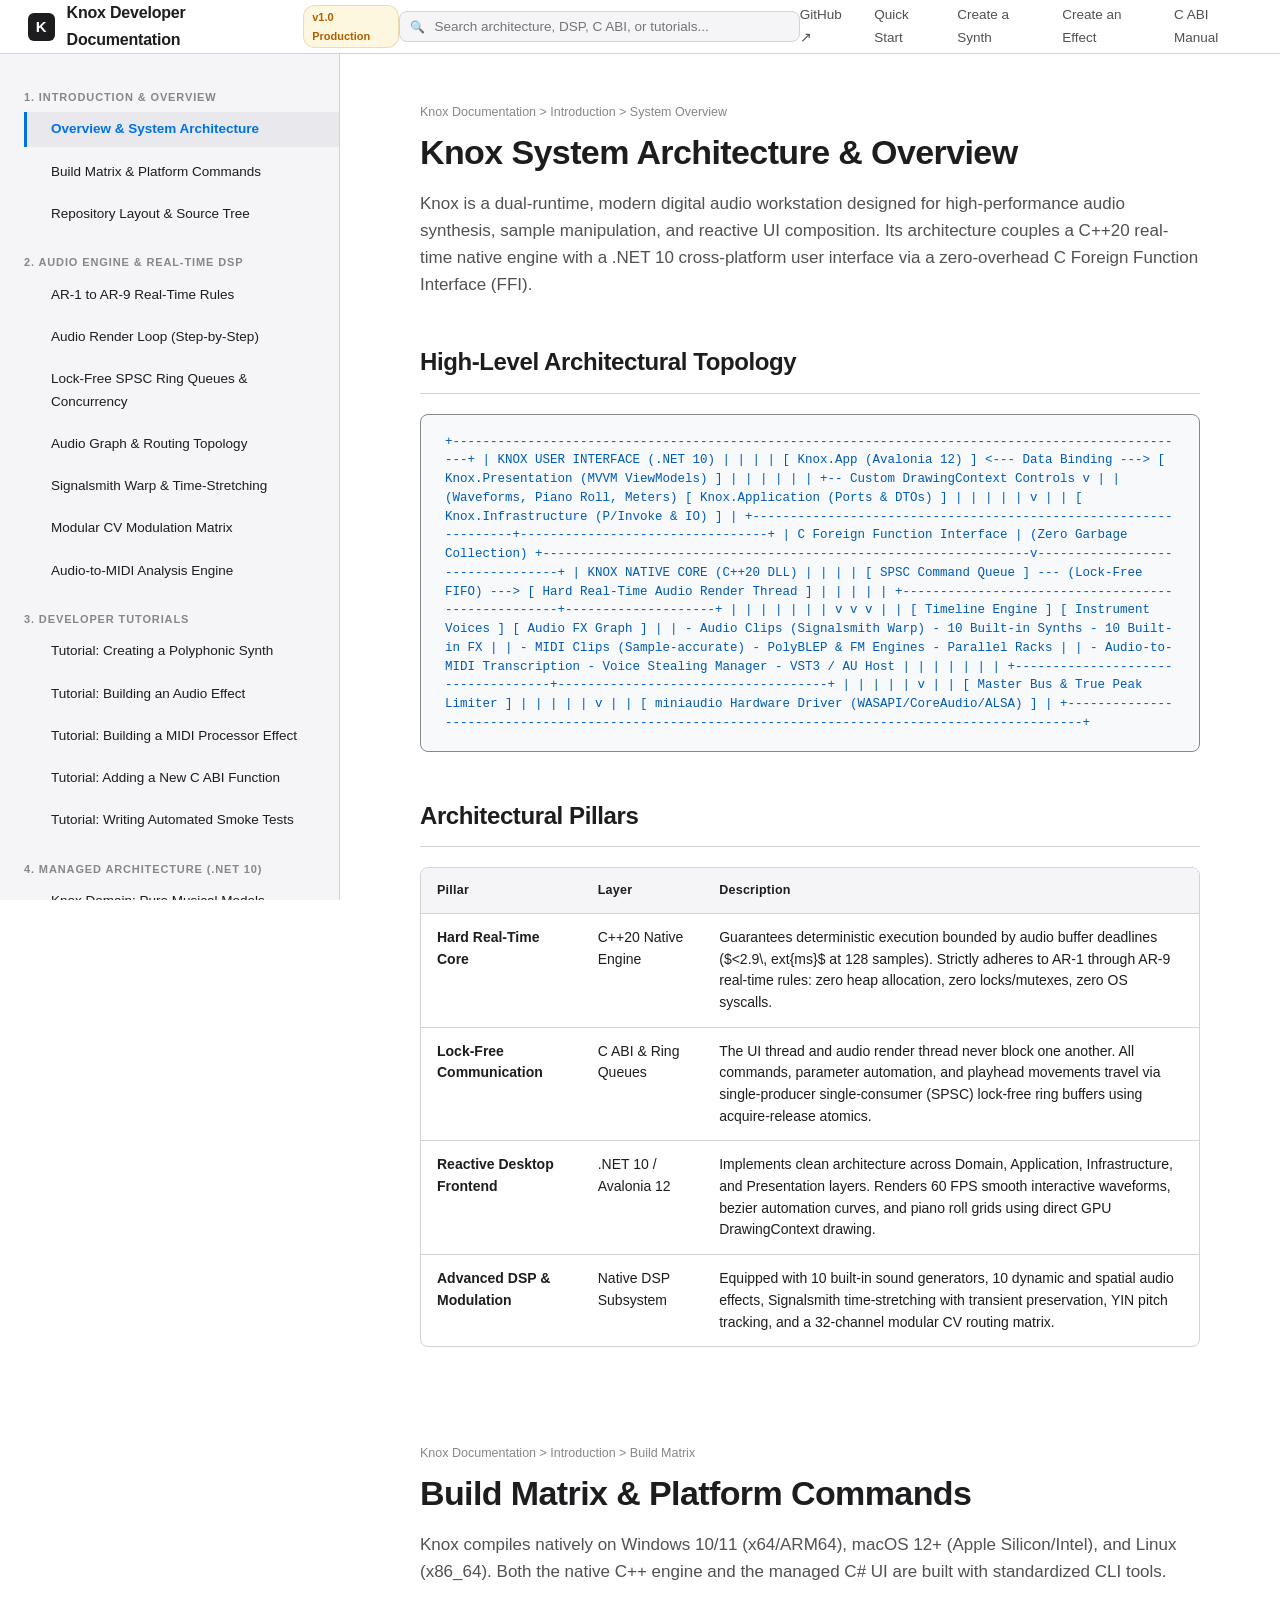
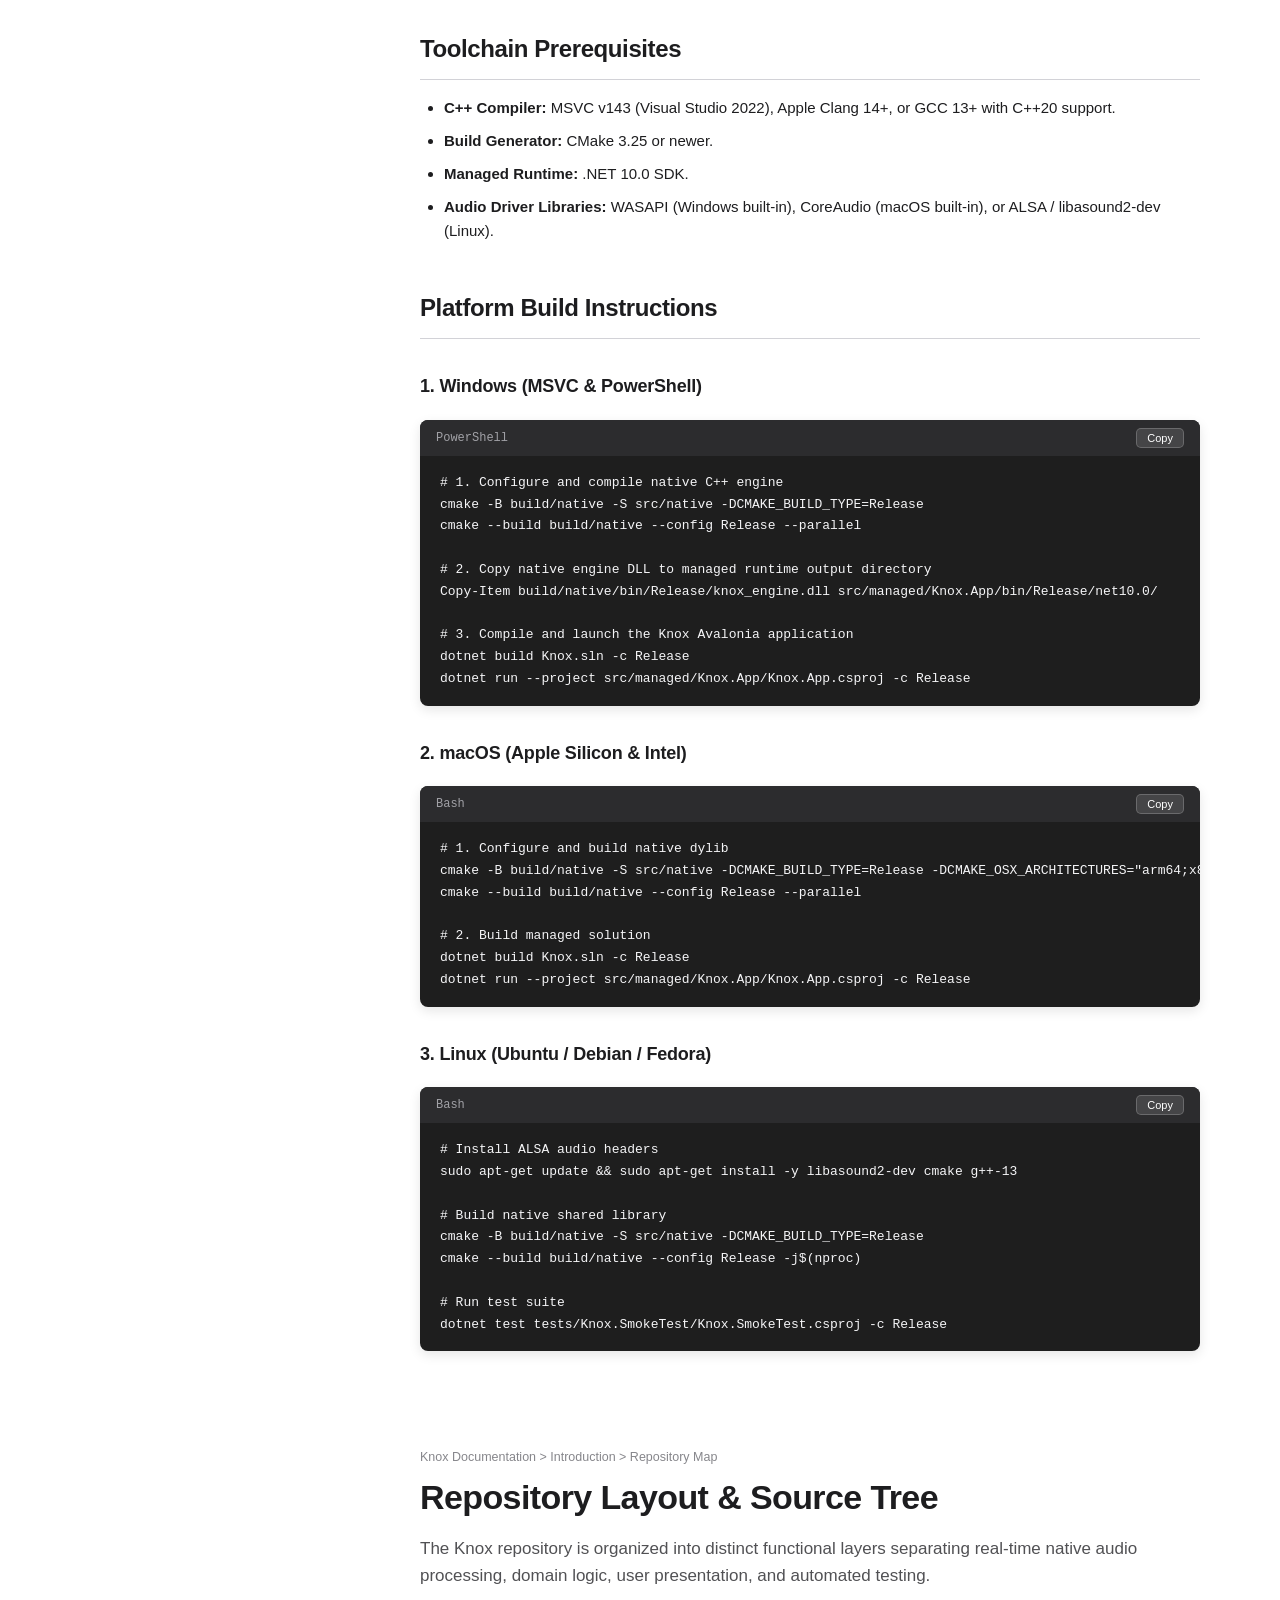
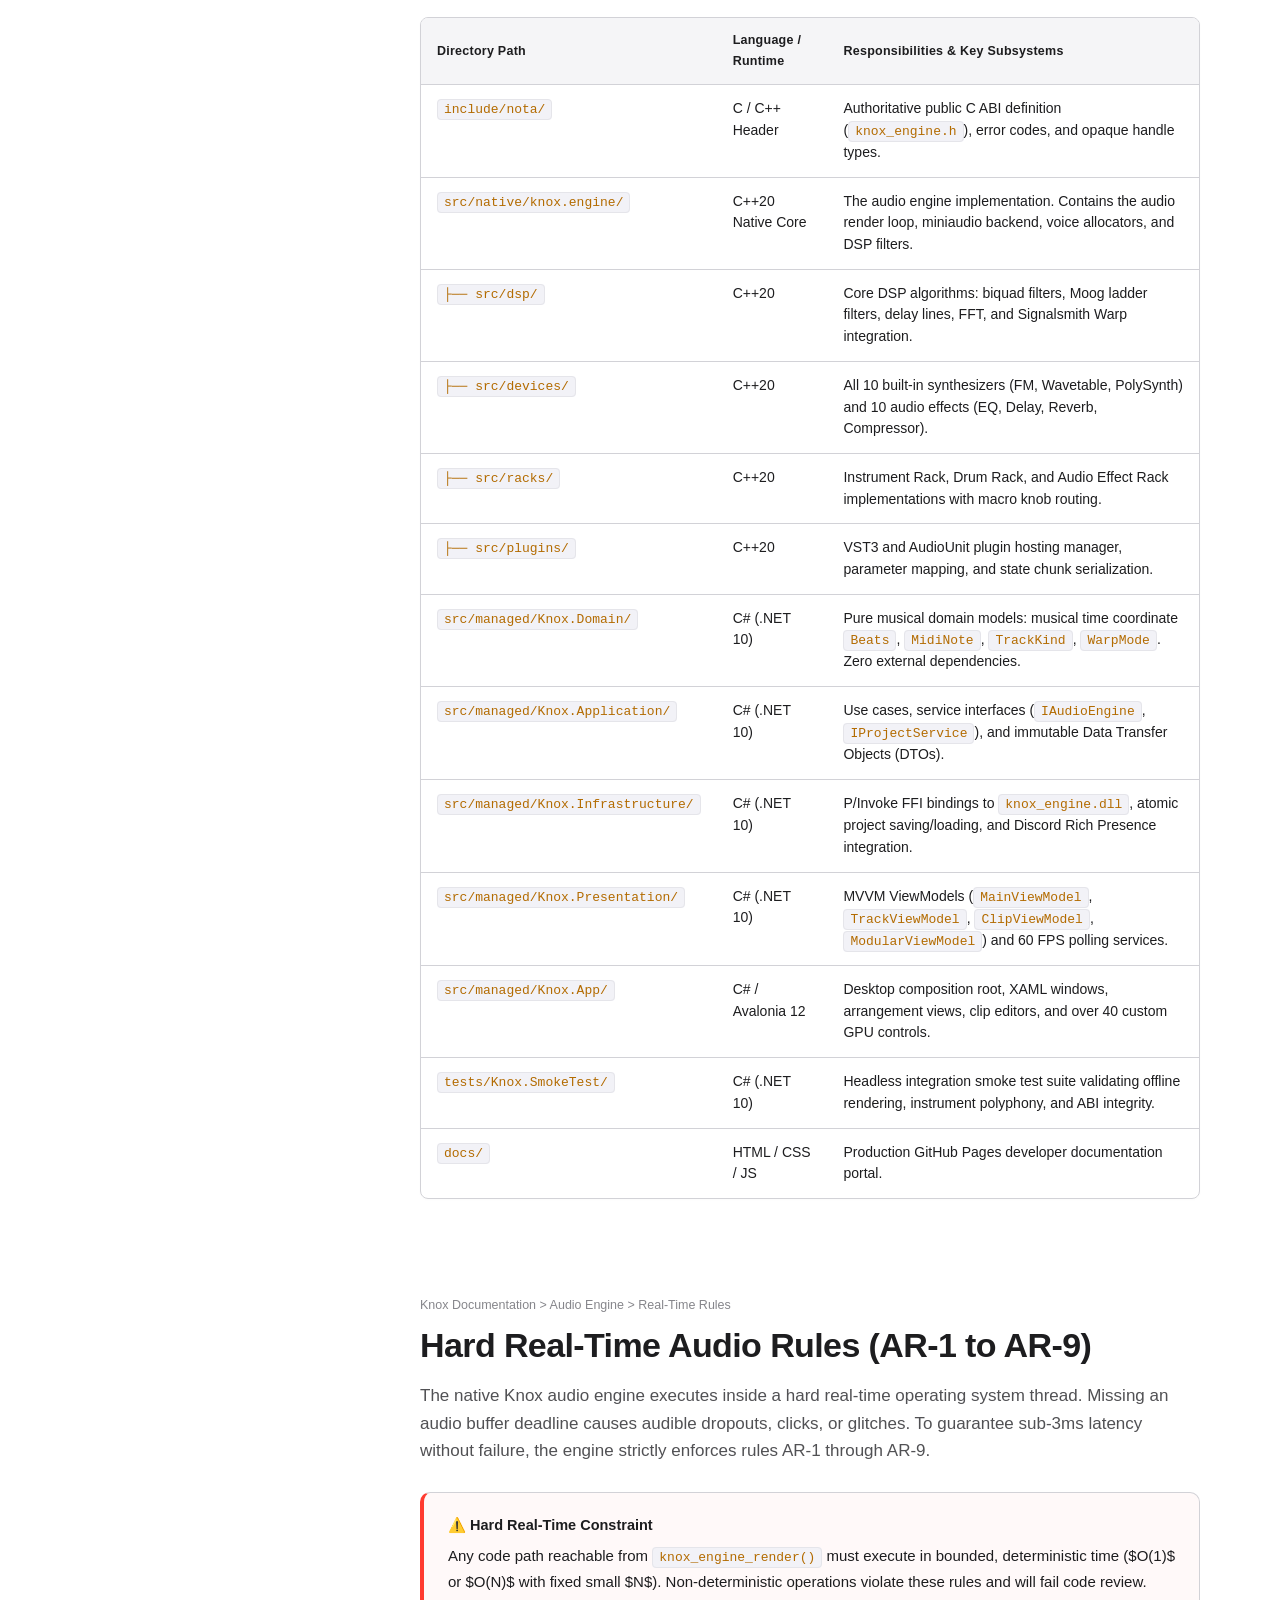
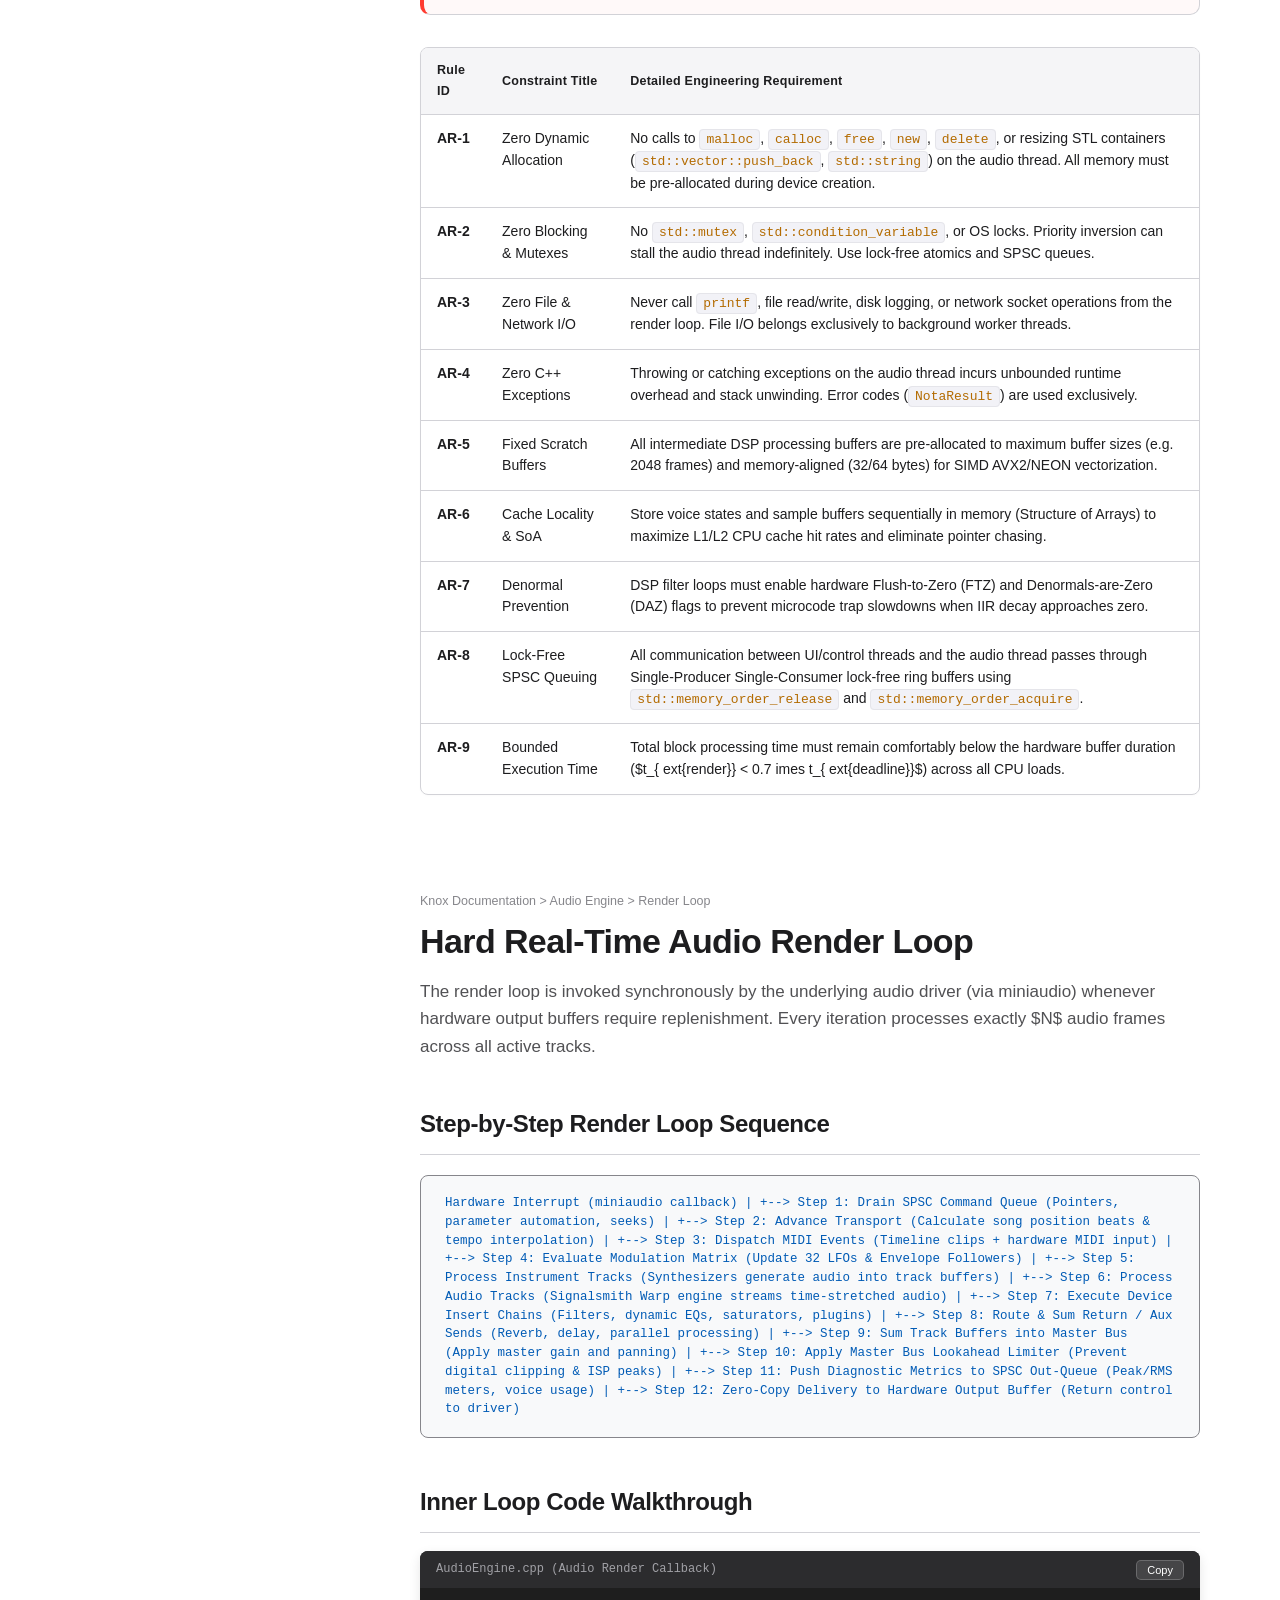
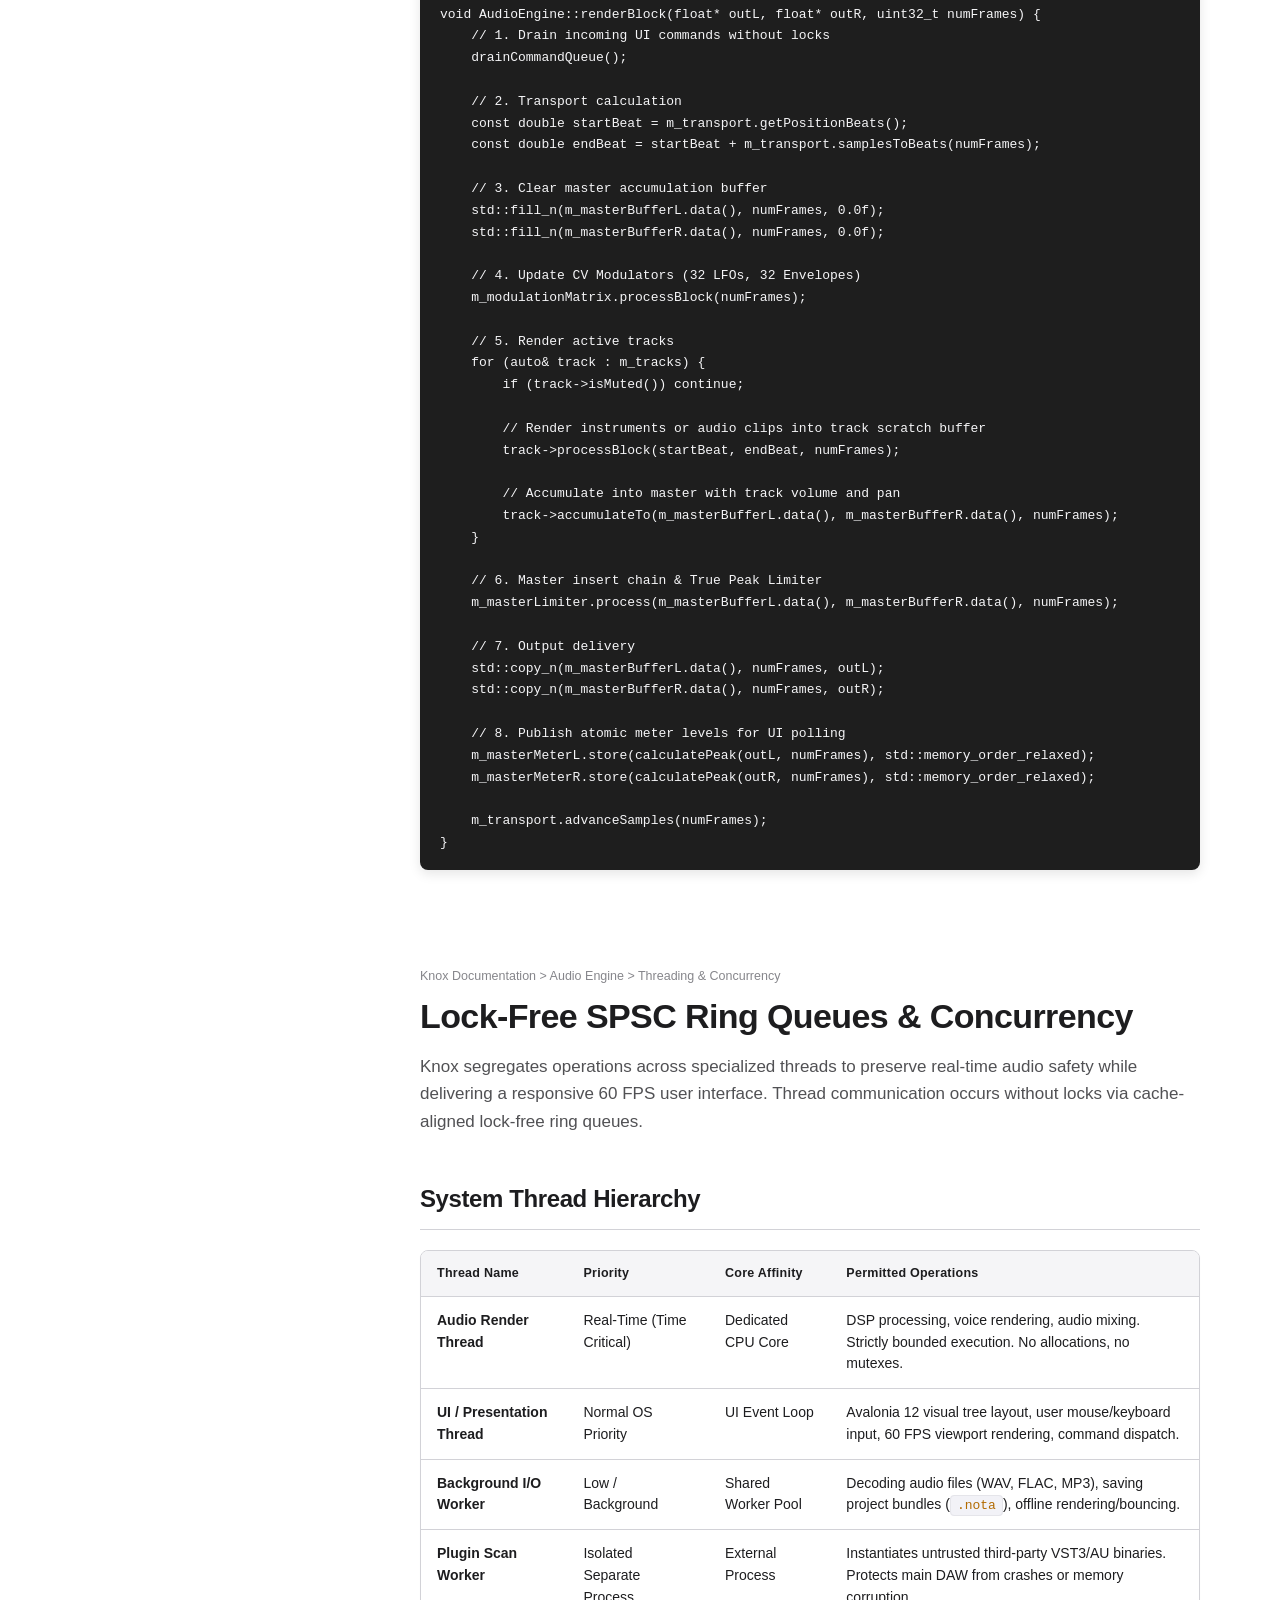
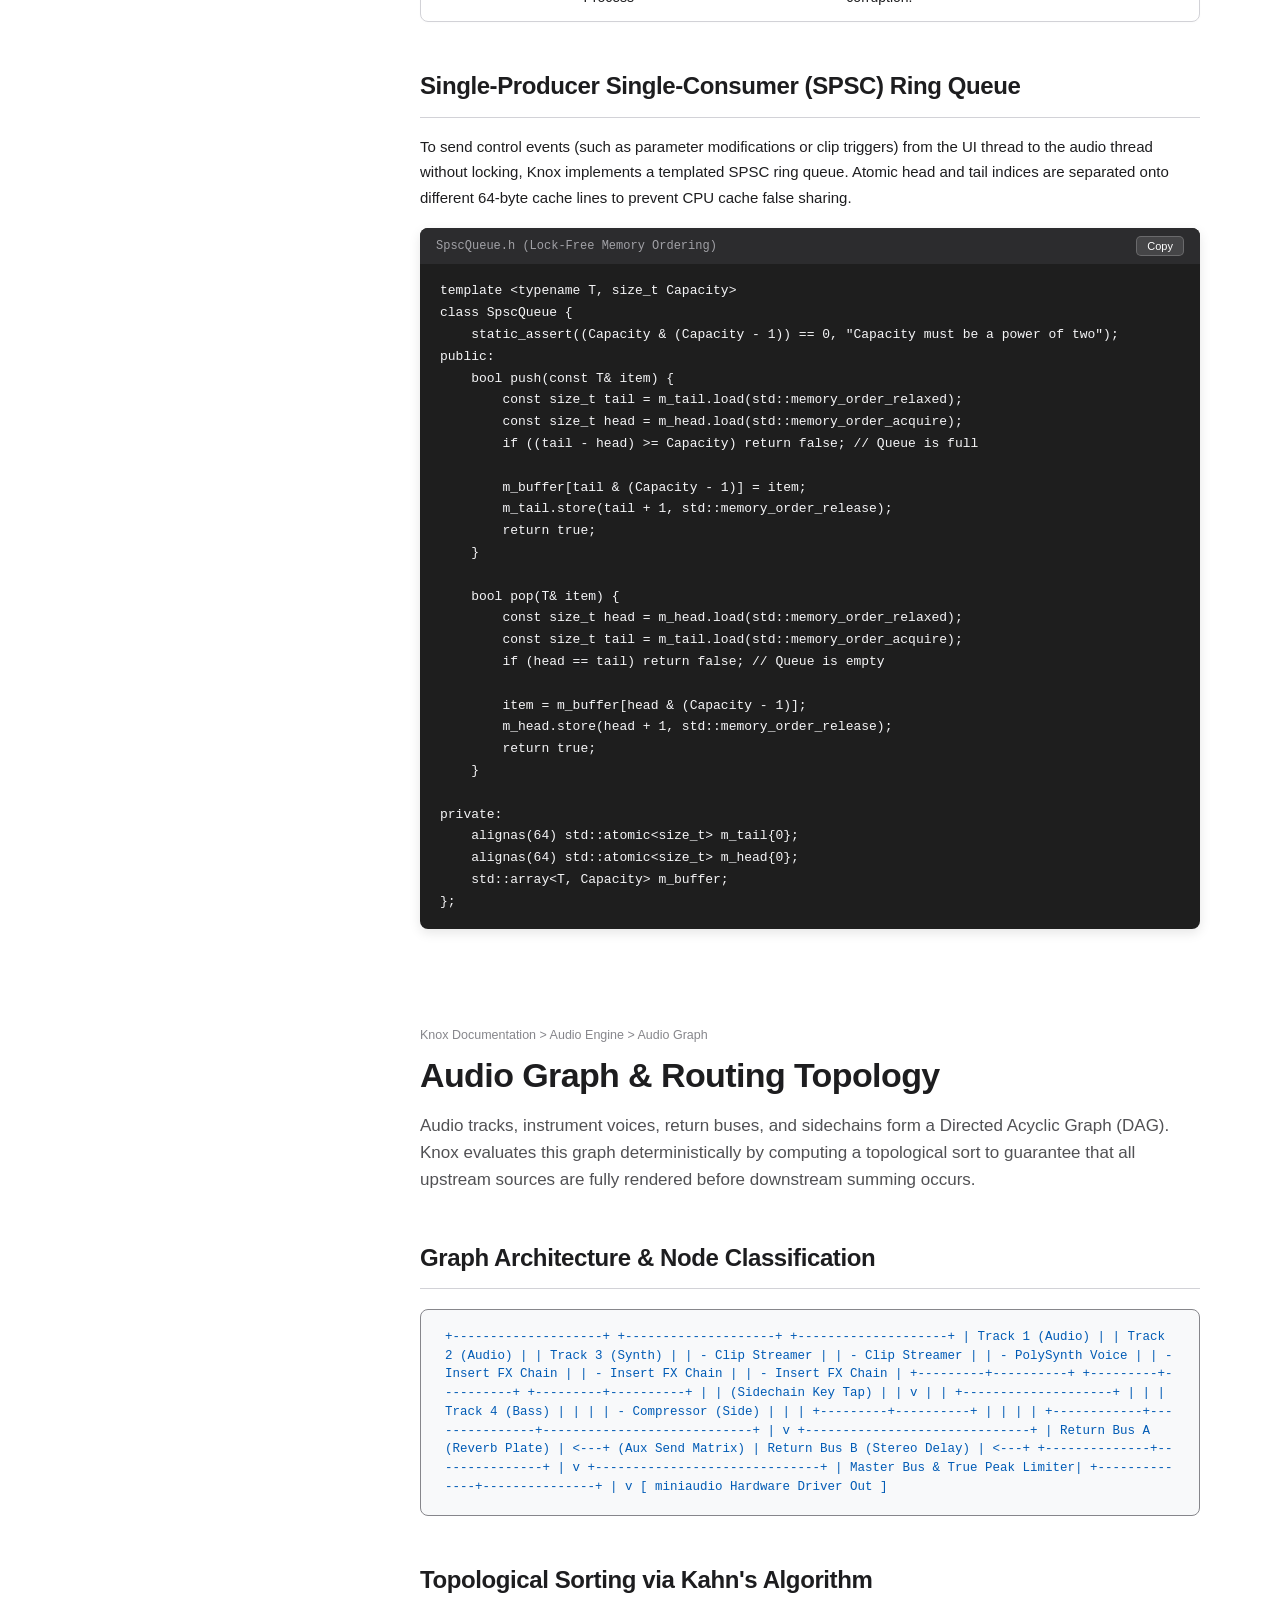
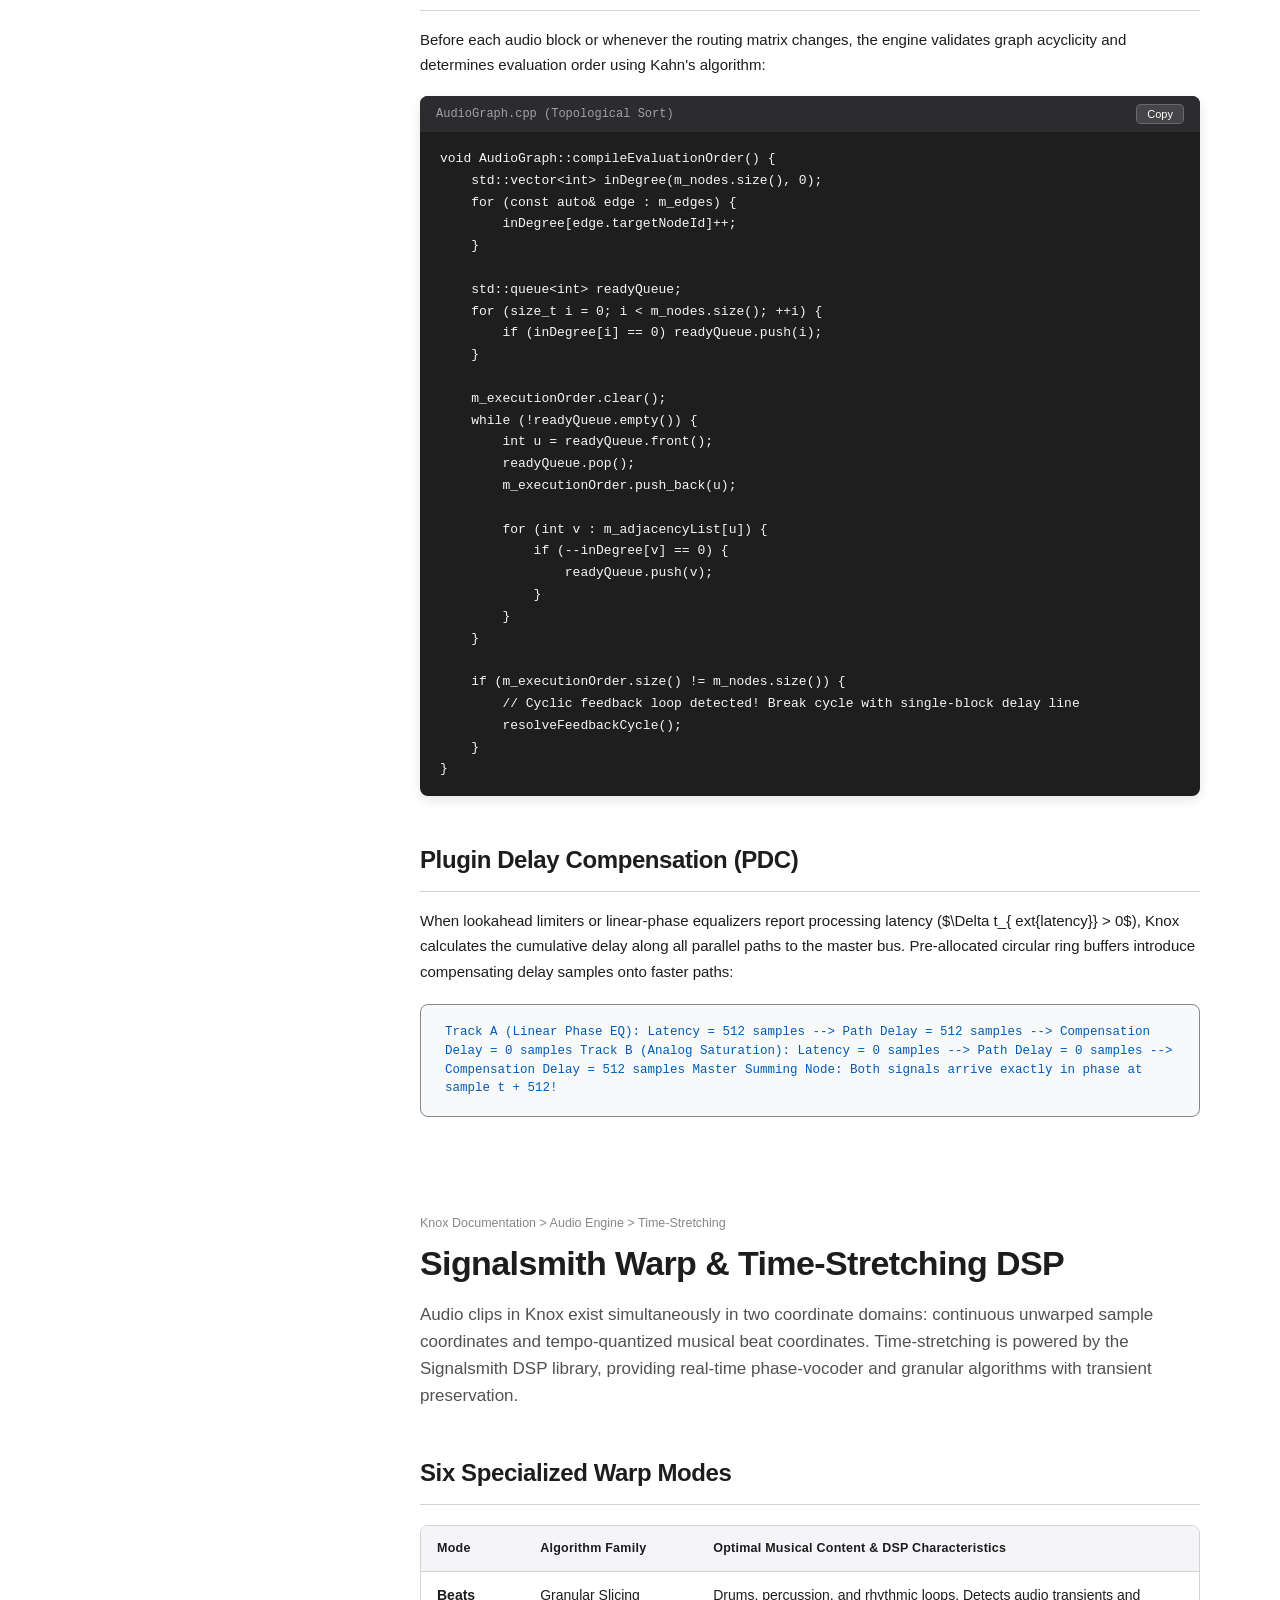
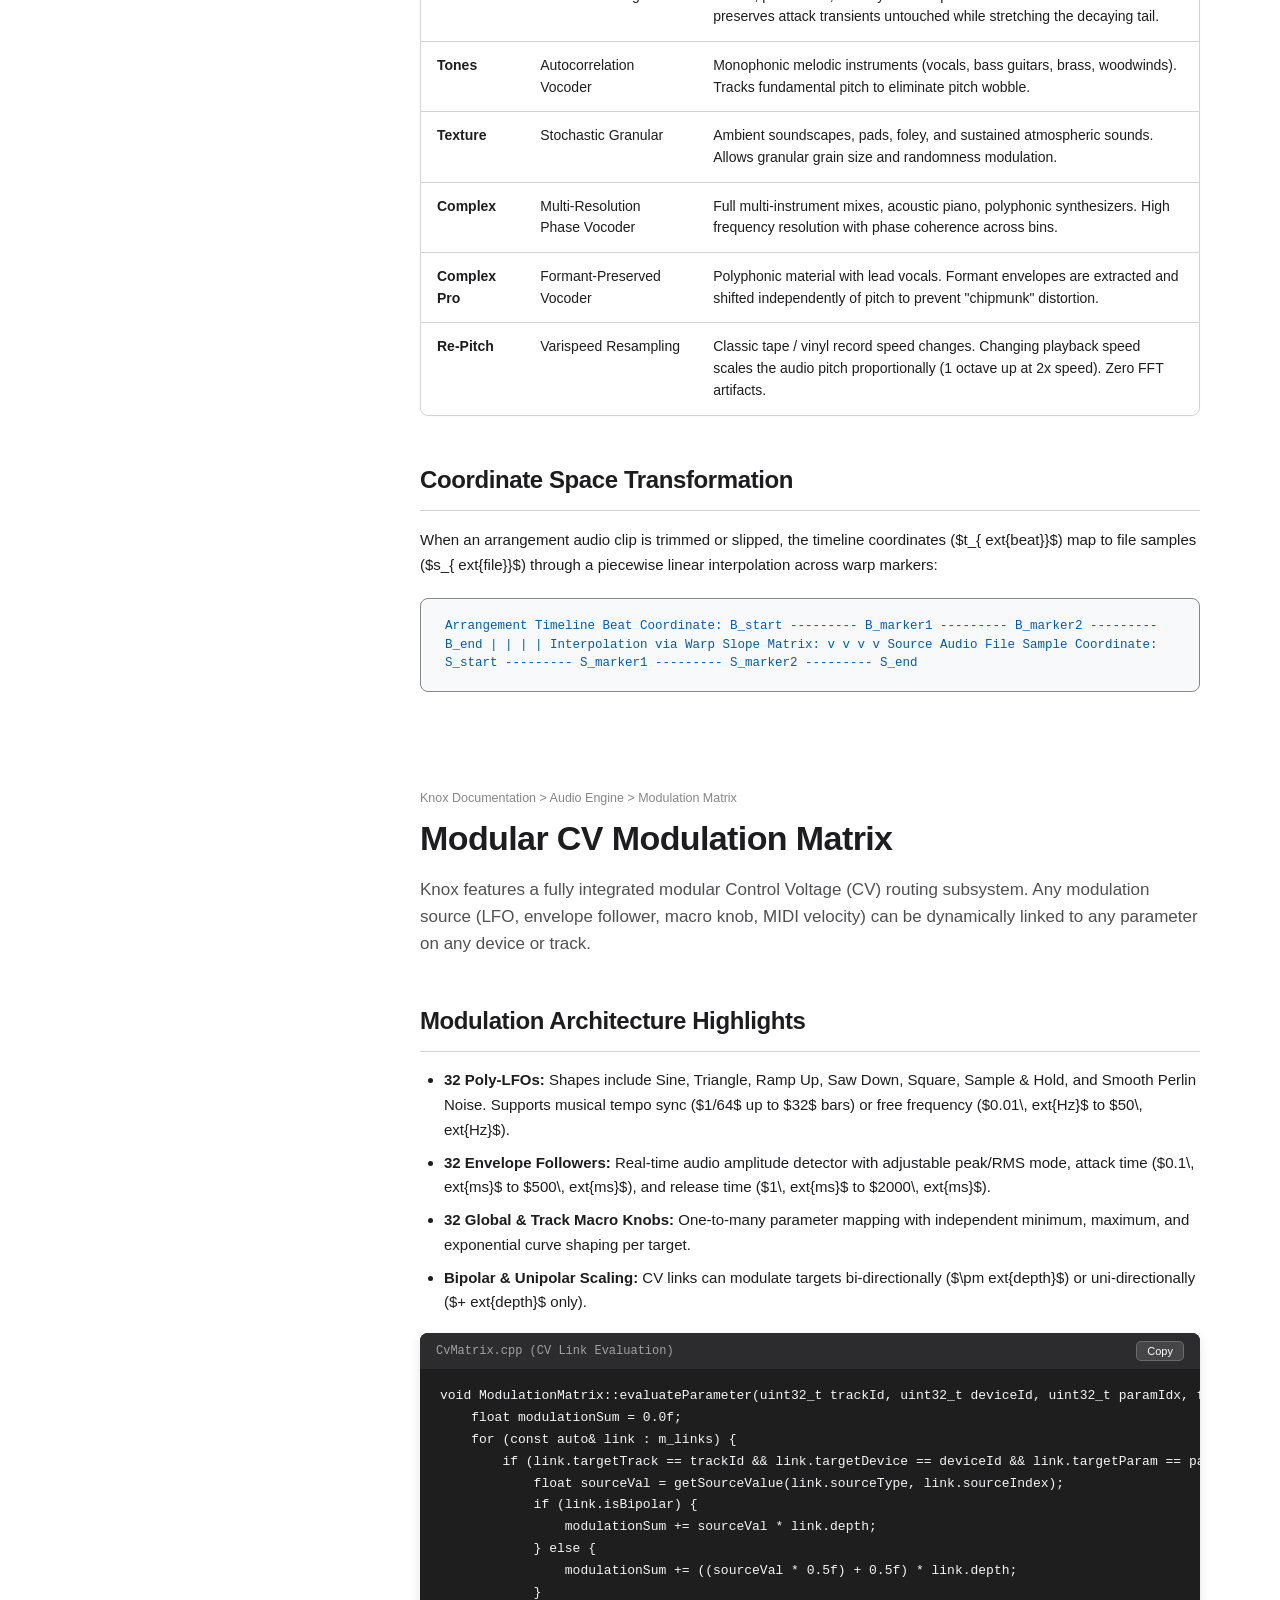
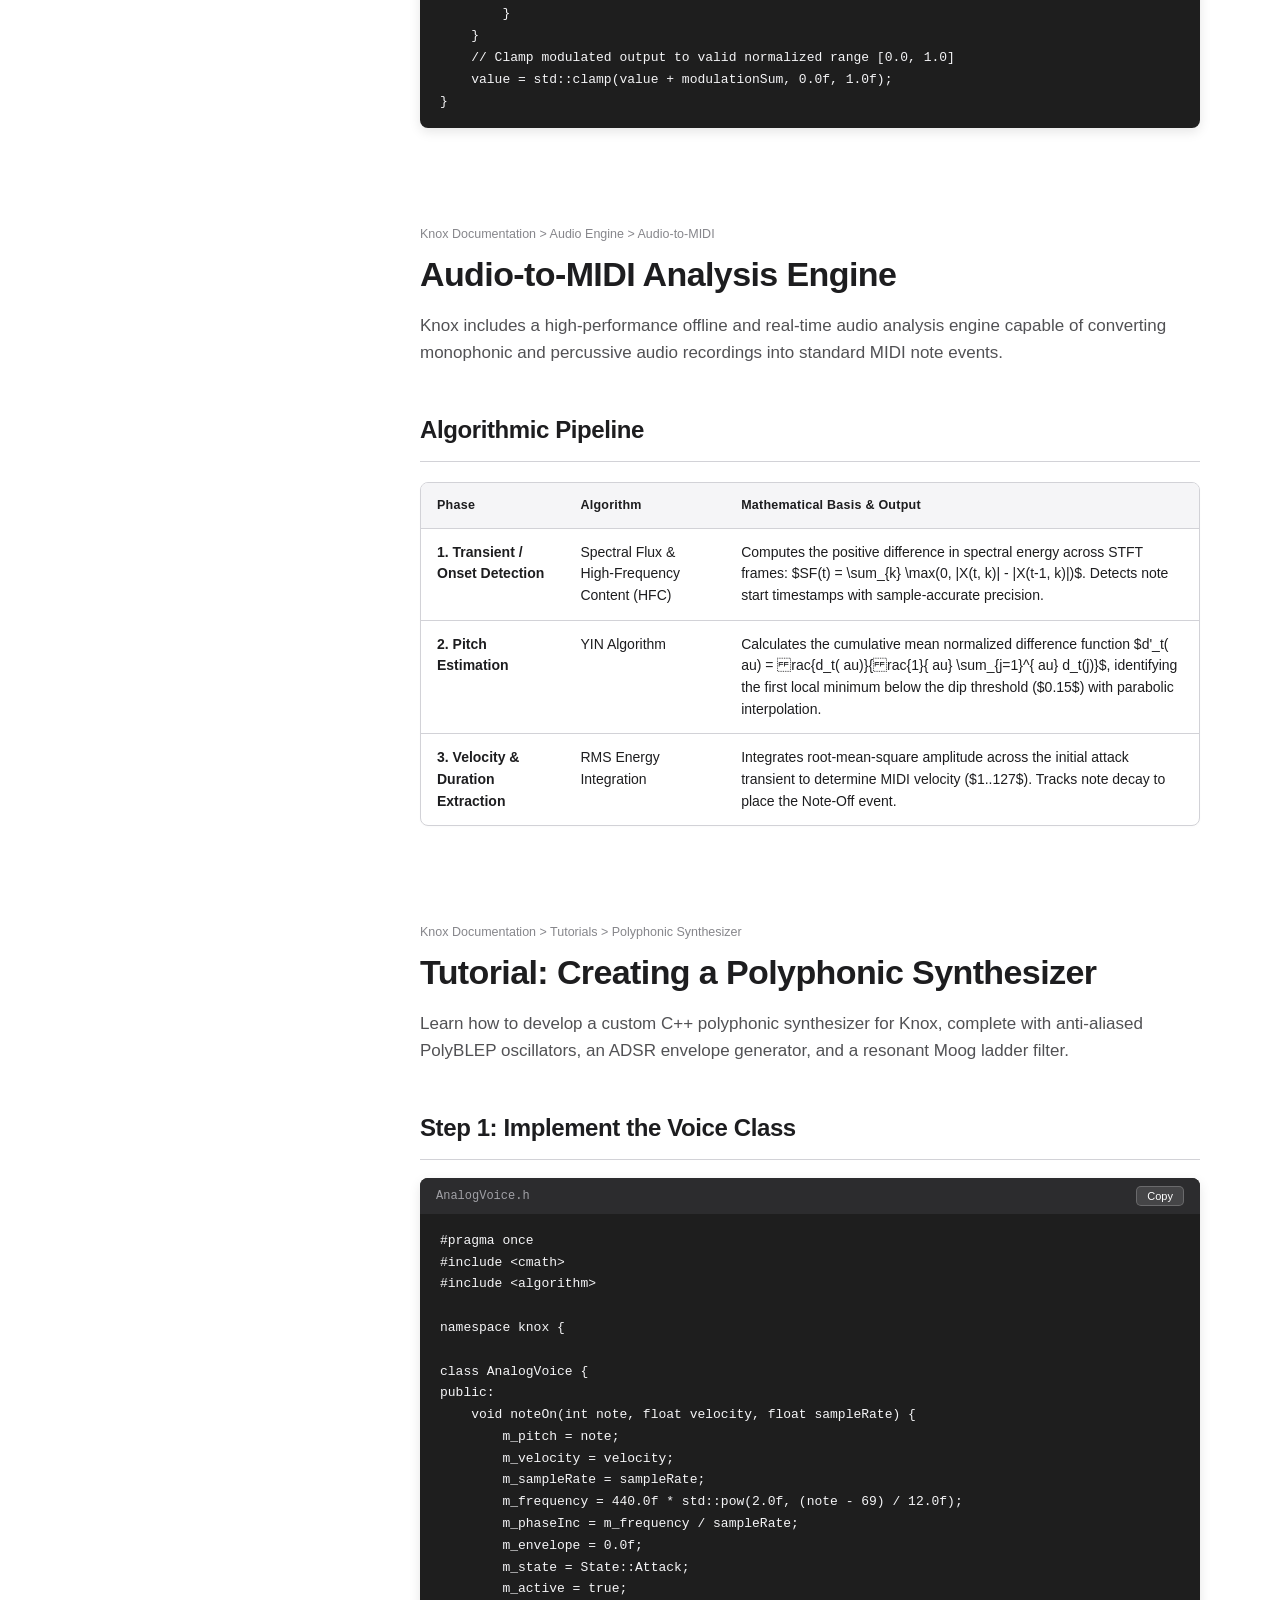
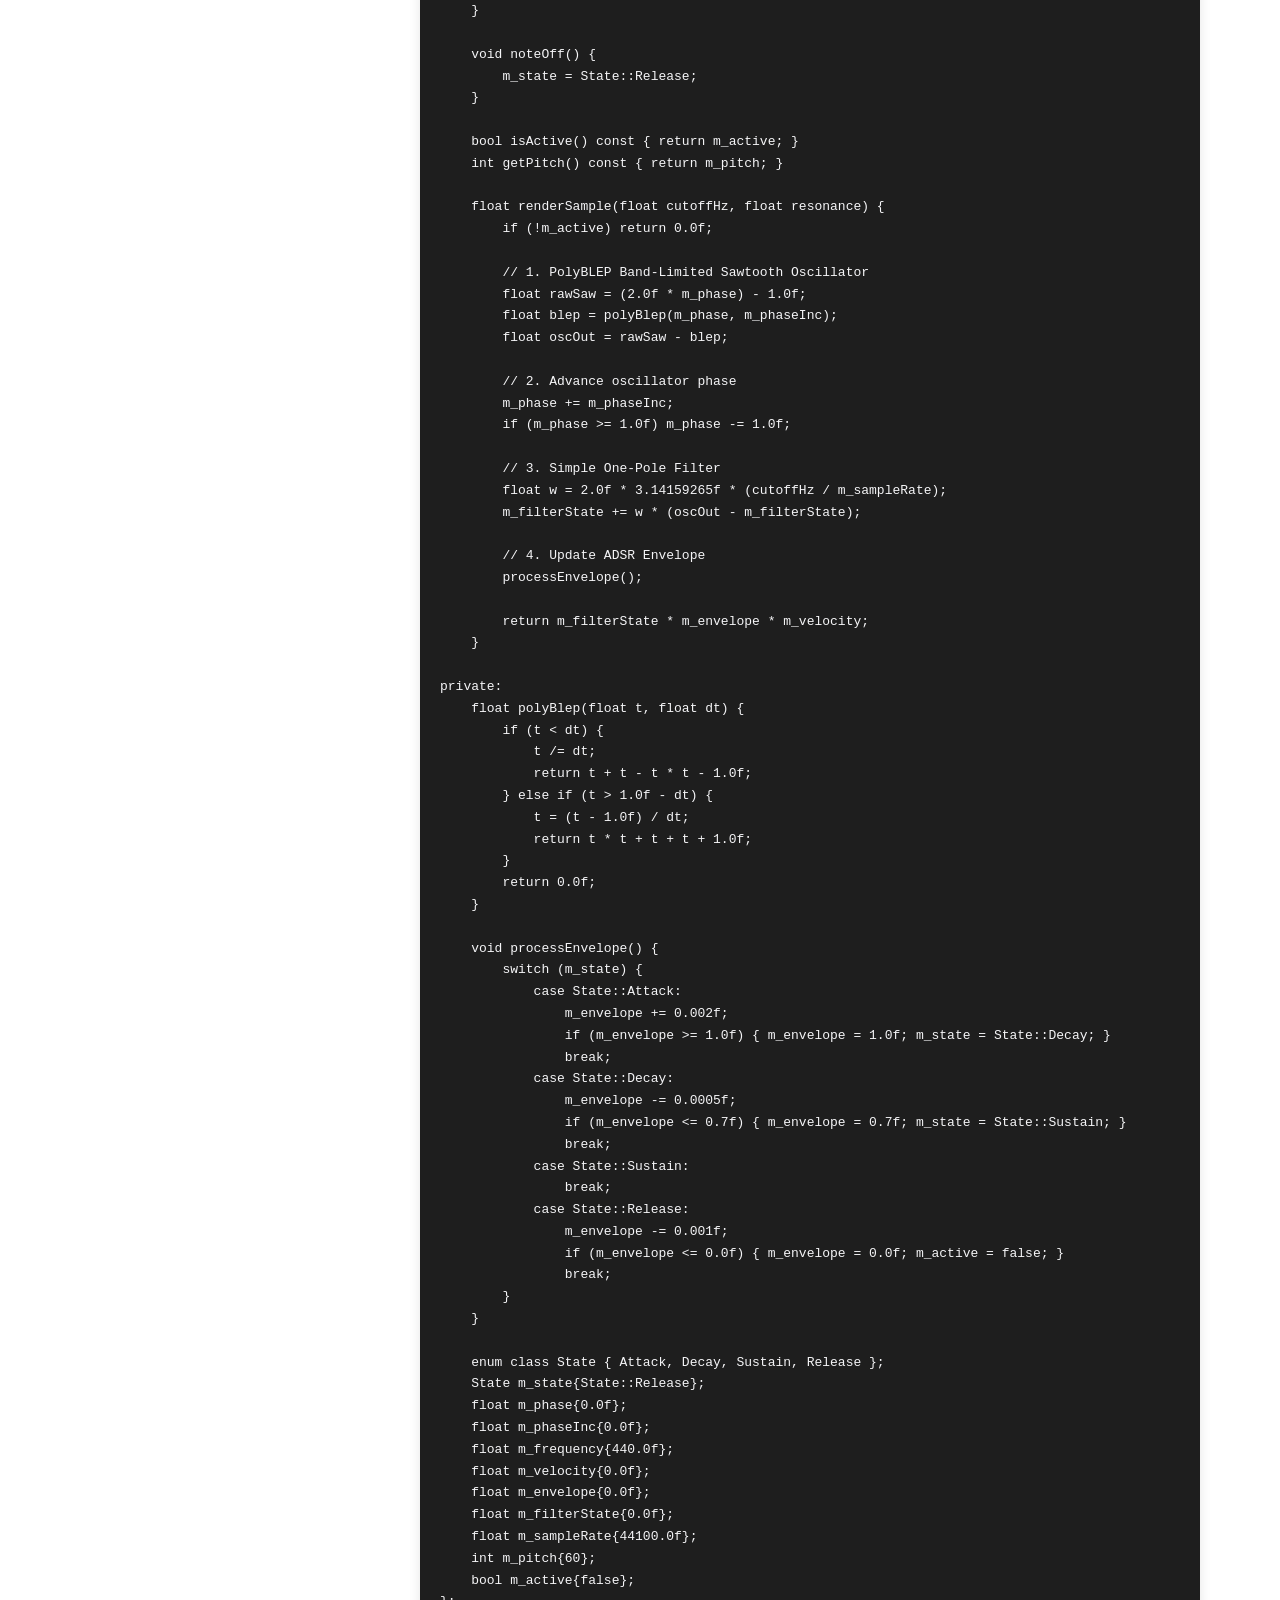
<file: docs/index.html>
<!DOCTYPE html>
<html lang="en">
<head>
  <meta charset="UTF-8" />
  <meta name="viewport" content="width=device-width, initial-scale=1.0" />
  <title>Knox Audio Engine & DAW Architecture Manual</title>
  <style>
    :root {
      --bg-page: #ffffff;
      --bg-sidebar: #f5f5f7;
      --bg-sidebar-active: #e8e8ed;
      --bg-card: #ffffff;
      --bg-card-subtle: #f9f9fb;
      --bg-code: #1e1e1e;
      --bg-table-head: #f5f5f7;
      
      --text-primary: #1d1d1f;
      --text-secondary: #515154;
      --text-tertiary: #86868b;
      --text-link: #0071e3;
      --text-link-hover: #0077ed;
      
      --border-subtle: #d2d2d7;
      --border-strong: #86868b;
      --border-focus: #0071e3;
      
      --badge-c: #e8f0fe;
      --badge-c-text: #1967d2;
      --badge-cs: #f3e8fd;
      --badge-cs-text: #7b1fa2;
      --badge-brass: #fef7e0;
      --badge-brass-text: #b06000;
      --badge-green: #e6f4ea;
      --badge-green-text: #137333;
      
      --font-apple: -apple-system, BlinkMacSystemFont, "SF Pro Text", "SF Pro Display", "Helvetica Neue", Helvetica, Arial, sans-serif;
      --font-mono: "SF Mono", "JetBrains Mono", Menlo, Consolas, Monaco, monospace;

      --sidebar-width: 340px;
      --header-height: 54px;
    }

    * { box-sizing: border-box; margin: 0; padding: 0; }

    html {
      scroll-behavior: smooth;
    }

    body {
      background-color: var(--bg-page);
      color: var(--text-primary);
      font-family: var(--font-apple);
      font-size: 15px;
      line-height: 1.68;
      min-height: 100vh;
      -webkit-font-smoothing: antialiased;
      -moz-osx-font-smoothing: grayscale;
    }

    /* Apple Developer Top Sticky Header */
    header.apple-header {
      position: sticky;
      top: 0;
      height: var(--header-height);
      background: rgba(255, 255, 255, 0.94);
      backdrop-filter: blur(20px);
      -webkit-backdrop-filter: blur(20px);
      border-bottom: 1px solid var(--border-subtle);
      display: flex;
      align-items: center;
      justify-content: space-between;
      padding: 0 28px;
      z-index: 1000;
    }

    .header-left {
      display: flex;
      align-items: center;
      gap: 12px;
    }

    .apple-logo {
      width: 28px;
      height: 28px;
      background: #1d1d1f;
      border-radius: 6px;
      display: flex;
      align-items: center;
      justify-content: center;
      color: #ffffff;
      font-weight: 700;
      font-size: 15px;
    }

    .header-title {
      font-size: 16px;
      font-weight: 600;
      color: var(--text-primary);
      letter-spacing: -0.2px;
    }

    .header-version {
      font-size: 11px;
      background: var(--badge-brass);
      color: var(--badge-brass-text);
      padding: 2px 8px;
      border-radius: 12px;
      font-weight: 600;
      border: 1px solid rgba(179, 107, 0, 0.2);
    }

    .header-search {
      flex: 0 1 420px;
      position: relative;
    }

    .header-search input {
      width: 100%;
      background: var(--bg-sidebar);
      border: 1px solid var(--border-subtle);
      border-radius: 8px;
      padding: 7px 12px 7px 34px;
      font-size: 13.5px;
      font-family: var(--font-apple);
      color: var(--text-primary);
      outline: none;
      transition: all 0.2s ease;
    }

    .header-search input:focus {
      background: #ffffff;
      border-color: var(--border-focus);
      box-shadow: 0 0 0 3px rgba(0, 113, 227, 0.15);
    }

    .header-search-icon {
      position: absolute;
      left: 11px;
      top: 50%;
      transform: translateY(-50%);
      color: var(--text-tertiary);
      font-size: 12px;
    }

    .header-links {
      display: flex;
      align-items: center;
      gap: 20px;
      font-size: 13.5px;
    }

    .header-links a {
      color: var(--text-secondary);
      text-decoration: none;
      font-weight: 500;
      transition: color 0.15s;
    }

    .header-links a:hover {
      color: var(--text-link);
    }

    /* Main Flex Layout */
    .main-layout {
      display: flex;
      min-height: calc(100vh - var(--header-height));
    }

    /* Sticky Sidebar Navigation */
    aside.apple-sidebar {
      width: var(--sidebar-width);
      background: var(--bg-sidebar);
      border-right: 1px solid var(--border-subtle);
      position: sticky;
      top: var(--header-height);
      height: calc(100vh - var(--header-height));
      overflow-y: auto;
      flex-shrink: 0;
      padding: 20px 0 80px;
      user-select: none;
    }

    .sidebar-section-title {
      font-size: 11px;
      font-weight: 700;
      text-transform: uppercase;
      letter-spacing: 0.08em;
      color: var(--text-tertiary);
      padding: 14px 24px 6px;
    }

    .sidebar-list {
      list-style: none;
      margin-bottom: 8px;
    }

    .sidebar-item a {
      display: flex;
      align-items: center;
      gap: 8px;
      padding: 6px 24px;
      color: var(--text-primary);
      text-decoration: none;
      font-size: 13.5px;
      font-weight: 400;
      border-left: 3px solid transparent;
      transition: all 0.12s;
    }

    .sidebar-item a:hover {
      background: rgba(0, 0, 0, 0.04);
    }

    .sidebar-item.active a {
      background: var(--bg-sidebar-active);
      color: var(--text-link);
      font-weight: 600;
      border-left-color: var(--text-link);
    }

    /* Content Area */
    main.apple-content {
      flex: 1;
      min-width: 0;
      padding: 48px 80px 160px;
      background: var(--bg-page);
    }

    .doc-section {
      margin-bottom: 96px;
      scroll-margin-top: calc(var(--header-height) + 24px);
    }

    .doc-breadcrumbs {
      font-size: 12.5px;
      color: var(--text-tertiary);
      margin-bottom: 8px;
      display: flex;
      gap: 6px;
      align-items: center;
    }

    h1.doc-hero-title {
      font-size: 34px;
      font-weight: 700;
      letter-spacing: -0.6px;
      color: var(--text-primary);
      margin-bottom: 16px;
      line-height: 1.25;
    }

    p.lead-paragraph {
      font-size: 17px;
      line-height: 1.6;
      color: var(--text-secondary);
      margin-bottom: 28px;
      max-width: 950px;
    }

    h2.section-heading {
      font-size: 24px;
      font-weight: 700;
      letter-spacing: -0.4px;
      color: var(--text-primary);
      margin: 44px 0 16px;
      border-bottom: 1px solid var(--border-subtle);
      padding-bottom: 10px;
    }

    h3.sub-heading {
      font-size: 18px;
      font-weight: 600;
      letter-spacing: -0.2px;
      color: var(--text-primary);
      margin: 32px 0 12px;
    }

    h4.topic-header {
      font-size: 15px;
      font-weight: 700;
      color: var(--text-primary);
      margin: 20px 0 8px;
    }

    p {
      margin-bottom: 16px;
      color: var(--text-primary);
      line-height: 1.7;
    }

    ul, ol {
      margin-left: 24px;
      margin-bottom: 18px;
    }

    li {
      margin-bottom: 8px;
      line-height: 1.65;
    }

    /* Callout Card */
    .apple-callout {
      background: var(--bg-card-subtle);
      border: 1px solid var(--border-subtle);
      border-radius: 10px;
      padding: 20px 24px;
      margin: 24px 0 32px;
      position: relative;
    }

    .apple-callout.warning {
      border-left: 4px solid #ff9500;
      background: #fffdfa;
    }

    .apple-callout.danger {
      border-left: 4px solid #ff3b30;
      background: #fff9f9;
    }

    .apple-callout.info {
      border-left: 4px solid var(--text-link);
      background: #fbfdff;
    }

    .callout-title {
      font-weight: 700;
      font-size: 14.5px;
      color: var(--text-primary);
      margin-bottom: 6px;
      display: flex;
      align-items: center;
      gap: 6px;
    }

    /* Tables */
    .table-box {
      border: 1px solid var(--border-subtle);
      border-radius: 8px;
      overflow-x: auto;
      margin: 20px 0 32px;
      box-shadow: 0 1px 3px rgba(0,0,0,0.02);
    }

    table.apple-table {
      width: 100%;
      border-collapse: collapse;
      font-size: 14px;
      text-align: left;
    }

    table.apple-table th {
      background: var(--bg-table-head);
      color: var(--text-primary);
      padding: 12px 16px;
      font-weight: 600;
      border-bottom: 1px solid var(--border-subtle);
      font-size: 12.5px;
      letter-spacing: 0.02em;
    }

    table.apple-table td {
      padding: 13px 16px;
      border-bottom: 1px solid var(--border-subtle);
      color: var(--text-primary);
      vertical-align: top;
      line-height: 1.55;
    }

    table.apple-table tr:last-child td {
      border-bottom: none;
    }

    table.apple-table tr:hover td {
      background: #fafafc;
    }

    /* API Cards */
    .api-card {
      background: var(--bg-card);
      border: 1px solid var(--border-subtle);
      border-radius: 10px;
      padding: 24px;
      margin: 24px 0 32px;
      box-shadow: 0 2px 8px rgba(0,0,0,0.03);
    }

    .api-signature {
      background: var(--bg-sidebar);
      border: 1px solid var(--border-subtle);
      padding: 12px 16px;
      border-radius: 6px;
      font-family: var(--font-mono);
      font-size: 13px;
      color: #004085;
      margin: 12px 0 16px;
      overflow-x: auto;
      white-space: pre-wrap;
      word-break: break-all;
    }

    /* Code Snippets */
    .apple-code-container {
      background: var(--bg-code);
      border-radius: 8px;
      margin: 18px 0 28px;
      overflow: hidden;
      box-shadow: 0 4px 12px rgba(0,0,0,0.1);
    }

    .apple-code-header {
      background: #2c2c2e;
      padding: 8px 16px;
      display: flex;
      justify-content: space-between;
      align-items: center;
      font-family: var(--font-mono);
      font-size: 12px;
      color: #a1a1a6;
    }

    .copy-btn {
      background: rgba(255, 255, 255, 0.12);
      border: 1px solid rgba(255, 255, 255, 0.2);
      color: #ffffff;
      padding: 3px 10px;
      border-radius: 5px;
      font-size: 11px;
      cursor: pointer;
      font-family: var(--font-apple);
      transition: background 0.15s;
    }

    .copy-btn:hover {
      background: rgba(255, 255, 255, 0.25);
    }

    pre {
      padding: 16px 20px;
      overflow-x: auto;
      font-family: var(--font-mono);
      font-size: 13.5px;
      line-height: 1.6;
      color: #f5f5f7;
    }

    code {
      font-family: var(--font-mono);
      font-size: 13px;
      background: #f2f2f7;
      border: 1px solid #e5e5ea;
      padding: 2px 6px;
      border-radius: 4px;
      color: #b36b00;
    }

    pre code {
      background: transparent;
      border: none;
      padding: 0;
      color: inherit;
    }

    /* Badges */
    .badge {
      display: inline-block;
      font-size: 11.5px;
      font-weight: 600;
      padding: 2px 8px;
      border-radius: 4px;
      font-family: var(--font-mono);
    }
    .badge-c { background: var(--badge-c); color: var(--badge-c-text); }
    .badge-cs { background: var(--badge-cs); color: var(--badge-cs-text); }
    .badge-brass { background: var(--badge-brass); color: var(--badge-brass-text); }
    .badge-green { background: var(--badge-green); color: var(--badge-green-text); }

    /* ASCII / Flow Diagrams */
    .flow-diagram {
      background: #f8f9fa;
      border: 1px solid var(--border-strong);
      border-radius: 8px;
      padding: 18px 24px;
      font-family: var(--font-mono);
      font-size: 12.5px;
      color: #005bb5;
      overflow-x: auto;
      line-height: 1.5;
      margin: 20px 0 28px;
    }

    /* Mobile */
    @media (max-width: 960px) {
      aside.apple-sidebar {
        position: fixed;
        left: -340px;
        top: var(--header-height);
        bottom: 0;
        z-index: 1200;
        background: #ffffff;
        box-shadow: 4px 0 16px rgba(0,0,0,0.15);
        transition: left 0.25s ease;
      }
      aside.apple-sidebar.open { left: 0; }
      main.apple-content { padding: 32px 24px 80px; }
      .mobile-menu-toggle { display: inline-block !important; }
      .header-search { flex: 0 1 200px; }
    }

    .mobile-menu-toggle {
      display: none;
      background: none;
      border: 1px solid var(--border-subtle);
      padding: 5px 10px;
      border-radius: 6px;
      cursor: pointer;
      font-size: 14px;
    }
  </style>
</head>
<body>

  <!-- Sticky Top Header -->
  <header class="apple-header">
    <div class="header-left">
      <button class="mobile-menu-toggle" onclick="toggleSidebar()">☰</button>
      <div class="apple-logo">K</div>
      <span class="header-title">Knox Developer Documentation</span>
      <span class="header-version">v1.0 Production</span>
    </div>

    <div class="header-search">
      <span class="header-search-icon">🔍</span>
      <input type="text" id="global-search" placeholder="Search architecture, DSP, C ABI, or tutorials..." oninput="handleSearch(this.value)" />
    </div>

    <div class="header-links">
      <a href="https://github.com/nota-daw/nota" target="_blank">GitHub ↗</a>
      <a href="#quickstart">Quick Start</a>
      <a href="#tutorial-new-synth">Create a Synth</a>
      <a href="#tutorial-new-effect">Create an Effect</a>
      <a href="#c-abi-reference">C ABI Manual</a>
    </div>
  </header>

  <div class="main-layout">
    <!-- Sticky Sidebar Navigation -->
    <aside class="apple-sidebar" id="sidebar">
      
      <div class="sidebar-section-title">1. Introduction & Overview</div>
      <ul class="sidebar-list">
        <li class="sidebar-item active"><a href="#overview">Overview & System Architecture</a></li>
        <li class="sidebar-item"><a href="#quickstart">Build Matrix & Platform Commands</a></li>
        <li class="sidebar-item"><a href="#repo-map">Repository Layout & Source Tree</a></li>
      </ul>

      <div class="sidebar-section-title">2. Audio Engine & Real-Time DSP</div>
      <ul class="sidebar-list">
        <li class="sidebar-item"><a href="#architecture-rules">AR-1 to AR-9 Real-Time Rules</a></li>
        <li class="sidebar-item"><a href="#render-loop">Audio Render Loop (Step-by-Step)</a></li>
        <li class="sidebar-item"><a href="#threading">Lock-Free SPSC Ring Queues & Concurrency</a></li>
        <li class="sidebar-item"><a href="#audio-graph">Audio Graph & Routing Topology</a></li>
        <li class="sidebar-item"><a href="#warping">Signalsmith Warp & Time-Stretching</a></li>
        <li class="sidebar-item"><a href="#modulation">Modular CV Modulation Matrix</a></li>
        <li class="sidebar-item"><a href="#audio-to-midi">Audio-to-MIDI Analysis Engine</a></li>
      </ul>

      <div class="sidebar-section-title">3. Developer Tutorials</div>
      <ul class="sidebar-list">
        <li class="sidebar-item"><a href="#tutorial-new-synth">Tutorial: Creating a Polyphonic Synth</a></li>
        <li class="sidebar-item"><a href="#tutorial-new-effect">Tutorial: Building an Audio Effect</a></li>
        <li class="sidebar-item"><a href="#tutorial-new-midi-fx">Tutorial: Building a MIDI Processor Effect</a></li>
        <li class="sidebar-item"><a href="#tutorial-new-abi">Tutorial: Adding a New C ABI Function</a></li>
        <li class="sidebar-item"><a href="#tutorial-smoke-test">Tutorial: Writing Automated Smoke Tests</a></li>
      </ul>

      <div class="sidebar-section-title">4. Managed Architecture (.NET 10)</div>
      <ul class="sidebar-list">
        <li class="sidebar-item"><a href="#layer-domain">Knox.Domain: Pure Musical Models</a></li>
        <li class="sidebar-item"><a href="#layer-application">Knox.Application: Ports, Use Cases & DTOs</a></li>
        <li class="sidebar-item"><a href="#layer-infrastructure">Knox.Infrastructure: P/Invoke & Serialization</a></li>
        <li class="sidebar-item"><a href="#layer-presentation">Knox.Presentation: Reactive MVVM Architecture</a></li>
        <li class="sidebar-item"><a href="#layer-app">Knox.App: Avalonia 12 UI Views & Controls</a></li>
      </ul>

      <div class="sidebar-section-title">5. DSP & Instruments Catalog</div>
      <ul class="sidebar-list">
        <li class="sidebar-item"><a href="#catalog-synths">Synthesizers & Sound Engines (10 Synths)</a></li>
        <li class="sidebar-item"><a href="#catalog-effects">Audio Effects Catalog (10 Effects)</a></li>
        <li class="sidebar-item"><a href="#catalog-racks">Racks: Instrument, Drum & Audio Effect Racks</a></li>
        <li class="sidebar-item"><a href="#catalog-plugins">VST3 / AU Plugin Hosting & Scanworker</a></li>
      </ul>

      <div class="sidebar-section-title">6. C ABI Complete Reference</div>
      <ul class="sidebar-list">
        <li class="sidebar-item"><a href="#abi-lifecycle">1. Engine Lifecycle & Global Diagnostics</a></li>
        <li class="sidebar-item"><a href="#abi-transport">2. Transport & Playhead Management</a></li>
        <li class="sidebar-item"><a href="#abi-tracks">3. Track Management & Mixing</a></li>
        <li class="sidebar-item"><a href="#abi-clips">4. Clip Scheduling & Timeline</a></li>
        <li class="sidebar-item"><a href="#abi-devices">5. Device & Parameter Manipulation</a></li>
        <li class="sidebar-item"><a href="#abi-automation">6. Parameter Automation Curves</a></li>
        <li class="sidebar-item"><a href="#abi-modulation">7. Modular CV Modulation Links</a></li>
        <li class="sidebar-item"><a href="#abi-session">8. Master Bus, Metering & Offline Bounce</a></li>
        <li class="sidebar-item"><a href="#abi-racks">9. Multi-Chain Racks & Macro Routing</a></li>
        <li class="sidebar-item"><a href="#abi-freeze">10. Track Freeze & Resource Management</a></li>
        <li class="sidebar-item"><a href="#abi-plugins">11. Third-Party Plugin Hosting</a></li>
      </ul>

      <div class="sidebar-section-title">7. Storage & Persistence</div>
      <ul class="sidebar-list">
        <li class="sidebar-item"><a href="#persistence">Project File Bundle Format (.nota)</a></li>
      </ul>

    </aside>

    <!-- Main Content Area -->
    <main class="apple-content">

      <!-- SECTION 1: Overview & System Architecture -->
      <section class="doc-section" id="overview">
        <div class="doc-breadcrumbs">Knox Documentation &gt; Introduction &gt; System Overview</div>
        <h1 class="doc-hero-title">Knox System Architecture &amp; Overview</h1>
        <p class="lead-paragraph">
          Knox is a dual-runtime, modern digital audio workstation designed for high-performance audio synthesis, sample manipulation, and reactive UI composition. Its architecture couples a C++20 real-time native engine with a .NET 10 cross-platform user interface via a zero-overhead C Foreign Function Interface (FFI).
        </p>

        <h2 class="section-heading">High-Level Architectural Topology</h2>
        <div class="flow-diagram">
+---------------------------------------------------------------------------------------------------+
|                                      KNOX USER INTERFACE (.NET 10)                                 |
|                                                                                                   |
|  [ Knox.App (Avalonia 12) ]  &lt;--- Data Binding ---&gt;  [ Knox.Presentation (MVVM ViewModels) ]     |
|         |                                                       |                                 |
|         +-- Custom DrawingContext Controls                      v                                 |
|             (Waveforms, Piano Roll, Meters)            [ Knox.Application (Ports &amp; DTOs) ]         |
|                                                                 |                                 |
|                                                                 v                                 |
|                                                 [ Knox.Infrastructure (P/Invoke &amp; IO) ]           |
+-----------------------------------------------------------------+---------------------------------+
                                                                  |  C Foreign Function Interface
                                                                  |  (Zero Garbage Collection)
+-----------------------------------------------------------------v---------------------------------+
|                                    KNOX NATIVE CORE (C++20 DLL)                                   |
|                                                                                                   |
|  [ SPSC Command Queue ] --- (Lock-Free FIFO) ---&gt; [ Hard Real-Time Audio Render Thread ]          |
|                                                                 |                                 |
|             +---------------------------------------------------+--------------------+            |
|             |                                   |                                    |            |
|             v                                   v                                    v            |
|   [ Timeline Engine ]                  [ Instrument Voices ]                [ Audio FX Graph ]    |
|   - Audio Clips (Signalsmith Warp)     - 10 Built-in Synths                 - 10 Built-in FX      |
|   - MIDI Clips (Sample-accurate)       - PolyBLEP &amp; FM Engines              - Parallel Racks      |
|   - Audio-to-MIDI Transcription        - Voice Stealing Manager             - VST3 / AU Host      |
|             |                                   |                                    |            |
|             +-----------------------------------+------------------------------------+            |
|                                                 |                                                 |
|                                                 v                                                 |
|                                    [ Master Bus &amp; True Peak Limiter ]                             |
|                                                 |                                                 |
|                                                 v                                                 |
|                              [ miniaudio Hardware Driver (WASAPI/CoreAudio/ALSA) ]                |
+---------------------------------------------------------------------------------------------------+
        </div>

        <h2 class="section-heading">Architectural Pillars</h2>
        <div class="table-box">
          <table class="apple-table">
            <thead>
              <tr>
                <th>Pillar</th>
                <th>Layer</th>
                <th>Description</th>
              </tr>
            </thead>
            <tbody>
              <tr>
                <td><strong>Hard Real-Time Core</strong></td>
                <td>C++20 Native Engine</td>
                <td>Guarantees deterministic execution bounded by audio buffer deadlines ($&lt;2.9\,	ext{ms}$ at 128 samples). Strictly adheres to AR-1 through AR-9 real-time rules: zero heap allocation, zero locks/mutexes, zero OS syscalls.</td>
              </tr>
              <tr>
                <td><strong>Lock-Free Communication</strong></td>
                <td>C ABI &amp; Ring Queues</td>
                <td>The UI thread and audio render thread never block one another. All commands, parameter automation, and playhead movements travel via single-producer single-consumer (SPSC) lock-free ring buffers using acquire-release atomics.</td>
              </tr>
              <tr>
                <td><strong>Reactive Desktop Frontend</strong></td>
                <td>.NET 10 / Avalonia 12</td>
                <td>Implements clean architecture across Domain, Application, Infrastructure, and Presentation layers. Renders 60 FPS smooth interactive waveforms, bezier automation curves, and piano roll grids using direct GPU DrawingContext drawing.</td>
              </tr>
              <tr>
                <td><strong>Advanced DSP &amp; Modulation</strong></td>
                <td>Native DSP Subsystem</td>
                <td>Equipped with 10 built-in sound generators, 10 dynamic and spatial audio effects, Signalsmith time-stretching with transient preservation, YIN pitch tracking, and a 32-channel modular CV routing matrix.</td>
              </tr>
            </tbody>
          </table>
        </div>
      </section>

      <!-- SECTION 2: Build Matrix & Platform Commands -->
      <section class="doc-section" id="quickstart">
        <div class="doc-breadcrumbs">Knox Documentation &gt; Introduction &gt; Build Matrix</div>
        <h1 class="doc-hero-title">Build Matrix &amp; Platform Commands</h1>
        <p class="lead-paragraph">
          Knox compiles natively on Windows 10/11 (x64/ARM64), macOS 12+ (Apple Silicon/Intel), and Linux (x86_64). Both the native C++ engine and the managed C# UI are built with standardized CLI tools.
        </p>

        <h2 class="section-heading">Toolchain Prerequisites</h2>
        <ul>
          <li><strong>C++ Compiler:</strong> MSVC v143 (Visual Studio 2022), Apple Clang 14+, or GCC 13+ with C++20 support.</li>
          <li><strong>Build Generator:</strong> CMake 3.25 or newer.</li>
          <li><strong>Managed Runtime:</strong> .NET 10.0 SDK.</li>
          <li><strong>Audio Driver Libraries:</strong> WASAPI (Windows built-in), CoreAudio (macOS built-in), or ALSA / libasound2-dev (Linux).</li>
        </ul>

        <h2 class="section-heading">Platform Build Instructions</h2>

        <h3 class="sub-heading">1. Windows (MSVC &amp; PowerShell)</h3>
        <div class="apple-code-container">
          <div class="apple-code-header">
            <span>PowerShell</span>
            <button class="copy-btn" onclick="copyCode(this)">Copy</button>
          </div>
          <pre><code># 1. Configure and compile native C++ engine
cmake -B build/native -S src/native -DCMAKE_BUILD_TYPE=Release
cmake --build build/native --config Release --parallel

# 2. Copy native engine DLL to managed runtime output directory
Copy-Item build/native/bin/Release/knox_engine.dll src/managed/Knox.App/bin/Release/net10.0/

# 3. Compile and launch the Knox Avalonia application
dotnet build Knox.sln -c Release
dotnet run --project src/managed/Knox.App/Knox.App.csproj -c Release</code></pre>
        </div>

        <h3 class="sub-heading">2. macOS (Apple Silicon &amp; Intel)</h3>
        <div class="apple-code-container">
          <div class="apple-code-header">
            <span>Bash</span>
            <button class="copy-btn" onclick="copyCode(this)">Copy</button>
          </div>
          <pre><code># 1. Configure and build native dylib
cmake -B build/native -S src/native -DCMAKE_BUILD_TYPE=Release -DCMAKE_OSX_ARCHITECTURES="arm64;x86_64"
cmake --build build/native --config Release --parallel

# 2. Build managed solution
dotnet build Knox.sln -c Release
dotnet run --project src/managed/Knox.App/Knox.App.csproj -c Release</code></pre>
        </div>

        <h3 class="sub-heading">3. Linux (Ubuntu / Debian / Fedora)</h3>
        <div class="apple-code-container">
          <div class="apple-code-header">
            <span>Bash</span>
            <button class="copy-btn" onclick="copyCode(this)">Copy</button>
          </div>
          <pre><code># Install ALSA audio headers
sudo apt-get update && sudo apt-get install -y libasound2-dev cmake g++-13

# Build native shared library
cmake -B build/native -S src/native -DCMAKE_BUILD_TYPE=Release
cmake --build build/native --config Release -j$(nproc)

# Run test suite
dotnet test tests/Knox.SmokeTest/Knox.SmokeTest.csproj -c Release</code></pre>
        </div>
      </section>

      <!-- SECTION 3: Repository Layout & Source Tree -->
      <section class="doc-section" id="repo-map">
        <div class="doc-breadcrumbs">Knox Documentation &gt; Introduction &gt; Repository Map</div>
        <h1 class="doc-hero-title">Repository Layout &amp; Source Tree</h1>
        <p class="lead-paragraph">
          The Knox repository is organized into distinct functional layers separating real-time native audio processing, domain logic, user presentation, and automated testing.
        </p>

        <div class="table-box">
          <table class="apple-table">
            <thead>
              <tr>
                <th>Directory Path</th>
                <th>Language / Runtime</th>
                <th>Responsibilities &amp; Key Subsystems</th>
              </tr>
            </thead>
            <tbody>
              <tr>
                <td><code>include/nota/</code></td>
                <td>C / C++ Header</td>
                <td>Authoritative public C ABI definition (<code>knox_engine.h</code>), error codes, and opaque handle types.</td>
              </tr>
              <tr>
                <td><code>src/native/knox.engine/</code></td>
                <td>C++20 Native Core</td>
                <td>The audio engine implementation. Contains the audio render loop, miniaudio backend, voice allocators, and DSP filters.</td>
              </tr>
              <tr>
                <td><code>├── src/dsp/</code></td>
                <td>C++20</td>
                <td>Core DSP algorithms: biquad filters, Moog ladder filters, delay lines, FFT, and Signalsmith Warp integration.</td>
              </tr>
              <tr>
                <td><code>├── src/devices/</code></td>
                <td>C++20</td>
                <td>All 10 built-in synthesizers (FM, Wavetable, PolySynth) and 10 audio effects (EQ, Delay, Reverb, Compressor).</td>
              </tr>
              <tr>
                <td><code>├── src/racks/</code></td>
                <td>C++20</td>
                <td>Instrument Rack, Drum Rack, and Audio Effect Rack implementations with macro knob routing.</td>
              </tr>
              <tr>
                <td><code>├── src/plugins/</code></td>
                <td>C++20</td>
                <td>VST3 and AudioUnit plugin hosting manager, parameter mapping, and state chunk serialization.</td>
              </tr>
              <tr>
                <td><code>src/managed/Knox.Domain/</code></td>
                <td>C# (.NET 10)</td>
                <td>Pure musical domain models: musical time coordinate <code>Beats</code>, <code>MidiNote</code>, <code>TrackKind</code>, <code>WarpMode</code>. Zero external dependencies.</td>
              </tr>
              <tr>
                <td><code>src/managed/Knox.Application/</code></td>
                <td>C# (.NET 10)</td>
                <td>Use cases, service interfaces (<code>IAudioEngine</code>, <code>IProjectService</code>), and immutable Data Transfer Objects (DTOs).</td>
              </tr>
              <tr>
                <td><code>src/managed/Knox.Infrastructure/</code></td>
                <td>C# (.NET 10)</td>
                <td>P/Invoke FFI bindings to <code>knox_engine.dll</code>, atomic project saving/loading, and Discord Rich Presence integration.</td>
              </tr>
              <tr>
                <td><code>src/managed/Knox.Presentation/</code></td>
                <td>C# (.NET 10)</td>
                <td>MVVM ViewModels (<code>MainViewModel</code>, <code>TrackViewModel</code>, <code>ClipViewModel</code>, <code>ModularViewModel</code>) and 60 FPS polling services.</td>
              </tr>
              <tr>
                <td><code>src/managed/Knox.App/</code></td>
                <td>C# / Avalonia 12</td>
                <td>Desktop composition root, XAML windows, arrangement views, clip editors, and over 40 custom GPU controls.</td>
              </tr>
              <tr>
                <td><code>tests/Knox.SmokeTest/</code></td>
                <td>C# (.NET 10)</td>
                <td>Headless integration smoke test suite validating offline rendering, instrument polyphony, and ABI integrity.</td>
              </tr>
              <tr>
                <td><code>docs/</code></td>
                <td>HTML / CSS / JS</td>
                <td>Production GitHub Pages developer documentation portal.</td>
              </tr>
            </tbody>
          </table>
        </div>
      </section>
    
      <!-- SECTION 4: Architecture Rules (AR-1 to AR-9) -->
      <section class="doc-section" id="architecture-rules">
        <div class="doc-breadcrumbs">Knox Documentation &gt; Audio Engine &gt; Real-Time Rules</div>
        <h1 class="doc-hero-title">Hard Real-Time Audio Rules (AR-1 to AR-9)</h1>
        <p class="lead-paragraph">
          The native Knox audio engine executes inside a hard real-time operating system thread. Missing an audio buffer deadline causes audible dropouts, clicks, or glitches. To guarantee sub-3ms latency without failure, the engine strictly enforces rules AR-1 through AR-9.
        </p>

        <div class="apple-callout danger">
          <div class="callout-title">⚠️ Hard Real-Time Constraint</div>
          Any code path reachable from <code>knox_engine_render()</code> must execute in bounded, deterministic time ($O(1)$ or $O(N)$ with fixed small $N$). Non-deterministic operations violate these rules and will fail code review.
        </div>

        <div class="table-box">
          <table class="apple-table">
            <thead>
              <tr>
                <th>Rule ID</th>
                <th>Constraint Title</th>
                <th>Detailed Engineering Requirement</th>
              </tr>
            </thead>
            <tbody>
              <tr>
                <td><strong>AR-1</strong></td>
                <td>Zero Dynamic Allocation</td>
                <td>No calls to <code>malloc</code>, <code>calloc</code>, <code>free</code>, <code>new</code>, <code>delete</code>, or resizing STL containers (<code>std::vector::push_back</code>, <code>std::string</code>) on the audio thread. All memory must be pre-allocated during device creation.</td>
              </tr>
              <tr>
                <td><strong>AR-2</strong></td>
                <td>Zero Blocking &amp; Mutexes</td>
                <td>No <code>std::mutex</code>, <code>std::condition_variable</code>, or OS locks. Priority inversion can stall the audio thread indefinitely. Use lock-free atomics and SPSC queues.</td>
              </tr>
              <tr>
                <td><strong>AR-3</strong></td>
                <td>Zero File &amp; Network I/O</td>
                <td>Never call <code>printf</code>, file read/write, disk logging, or network socket operations from the render loop. File I/O belongs exclusively to background worker threads.</td>
              </tr>
              <tr>
                <td><strong>AR-4</strong></td>
                <td>Zero C++ Exceptions</td>
                <td>Throwing or catching exceptions on the audio thread incurs unbounded runtime overhead and stack unwinding. Error codes (<code>NotaResult</code>) are used exclusively.</td>
              </tr>
              <tr>
                <td><strong>AR-5</strong></td>
                <td>Fixed Scratch Buffers</td>
                <td>All intermediate DSP processing buffers are pre-allocated to maximum buffer sizes (e.g. 2048 frames) and memory-aligned (32/64 bytes) for SIMD AVX2/NEON vectorization.</td>
              </tr>
              <tr>
                <td><strong>AR-6</strong></td>
                <td>Cache Locality &amp; SoA</td>
                <td>Store voice states and sample buffers sequentially in memory (Structure of Arrays) to maximize L1/L2 CPU cache hit rates and eliminate pointer chasing.</td>
              </tr>
              <tr>
                <td><strong>AR-7</strong></td>
                <td>Denormal Prevention</td>
                <td>DSP filter loops must enable hardware Flush-to-Zero (FTZ) and Denormals-are-Zero (DAZ) flags to prevent microcode trap slowdowns when IIR decay approaches zero.</td>
              </tr>
              <tr>
                <td><strong>AR-8</strong></td>
                <td>Lock-Free SPSC Queuing</td>
                <td>All communication between UI/control threads and the audio thread passes through Single-Producer Single-Consumer lock-free ring buffers using <code>std::memory_order_release</code> and <code>std::memory_order_acquire</code>.</td>
              </tr>
              <tr>
                <td><strong>AR-9</strong></td>
                <td>Bounded Execution Time</td>
                <td>Total block processing time must remain comfortably below the hardware buffer duration ($t_{	ext{render}} &lt; 0.7 	imes t_{	ext{deadline}}$) across all CPU loads.</td>
              </tr>
            </tbody>
          </table>
        </div>
      </section>

      <!-- SECTION 5: Audio Render Loop -->
      <section class="doc-section" id="render-loop">
        <div class="doc-breadcrumbs">Knox Documentation &gt; Audio Engine &gt; Render Loop</div>
        <h1 class="doc-hero-title">Hard Real-Time Audio Render Loop</h1>
        <p class="lead-paragraph">
          The render loop is invoked synchronously by the underlying audio driver (via miniaudio) whenever hardware output buffers require replenishment. Every iteration processes exactly $N$ audio frames across all active tracks.
        </p>

        <h2 class="section-heading">Step-by-Step Render Loop Sequence</h2>
        <div class="flow-diagram">
Hardware Interrupt (miniaudio callback)
   |
   +--&gt; Step 1: Drain SPSC Command Queue (Pointers, parameter automation, seeks)
   |
   +--&gt; Step 2: Advance Transport (Calculate song position beats &amp; tempo interpolation)
   |
   +--&gt; Step 3: Dispatch MIDI Events (Timeline clips + hardware MIDI input)
   |
   +--&gt; Step 4: Evaluate Modulation Matrix (Update 32 LFOs &amp; Envelope Followers)
   |
   +--&gt; Step 5: Process Instrument Tracks (Synthesizers generate audio into track buffers)
   |
   +--&gt; Step 6: Process Audio Tracks (Signalsmith Warp engine streams time-stretched audio)
   |
   +--&gt; Step 7: Execute Device Insert Chains (Filters, dynamic EQs, saturators, plugins)
   |
   +--&gt; Step 8: Route &amp; Sum Return / Aux Sends (Reverb, delay, parallel processing)
   |
   +--&gt; Step 9: Sum Track Buffers into Master Bus (Apply master gain and panning)
   |
   +--&gt; Step 10: Apply Master Bus Lookahead Limiter (Prevent digital clipping &amp; ISP peaks)
   |
   +--&gt; Step 11: Push Diagnostic Metrics to SPSC Out-Queue (Peak/RMS meters, voice usage)
   |
   +--&gt; Step 12: Zero-Copy Delivery to Hardware Output Buffer (Return control to driver)
        </div>

        <h2 class="section-heading">Inner Loop Code Walkthrough</h2>
        <div class="apple-code-container">
          <div class="apple-code-header">
            <span>AudioEngine.cpp (Audio Render Callback)</span>
            <button class="copy-btn" onclick="copyCode(this)">Copy</button>
          </div>
          <pre><code>void AudioEngine::renderBlock(float* outL, float* outR, uint32_t numFrames) {
    // 1. Drain incoming UI commands without locks
    drainCommandQueue();

    // 2. Transport calculation
    const double startBeat = m_transport.getPositionBeats();
    const double endBeat = startBeat + m_transport.samplesToBeats(numFrames);

    // 3. Clear master accumulation buffer
    std::fill_n(m_masterBufferL.data(), numFrames, 0.0f);
    std::fill_n(m_masterBufferR.data(), numFrames, 0.0f);

    // 4. Update CV Modulators (32 LFOs, 32 Envelopes)
    m_modulationMatrix.processBlock(numFrames);

    // 5. Render active tracks
    for (auto& track : m_tracks) {
        if (track->isMuted()) continue;

        // Render instruments or audio clips into track scratch buffer
        track->processBlock(startBeat, endBeat, numFrames);

        // Accumulate into master with track volume and pan
        track->accumulateTo(m_masterBufferL.data(), m_masterBufferR.data(), numFrames);
    }

    // 6. Master insert chain & True Peak Limiter
    m_masterLimiter.process(m_masterBufferL.data(), m_masterBufferR.data(), numFrames);

    // 7. Output delivery
    std::copy_n(m_masterBufferL.data(), numFrames, outL);
    std::copy_n(m_masterBufferR.data(), numFrames, outR);

    // 8. Publish atomic meter levels for UI polling
    m_masterMeterL.store(calculatePeak(outL, numFrames), std::memory_order_relaxed);
    m_masterMeterR.store(calculatePeak(outR, numFrames), std::memory_order_relaxed);

    m_transport.advanceSamples(numFrames);
}</code></pre>
        </div>
      </section>

      <!-- SECTION 6: Lock-Free Queues & Concurrency -->
      <section class="doc-section" id="threading">
        <div class="doc-breadcrumbs">Knox Documentation &gt; Audio Engine &gt; Threading &amp; Concurrency</div>
        <h1 class="doc-hero-title">Lock-Free SPSC Ring Queues &amp; Concurrency</h1>
        <p class="lead-paragraph">
          Knox segregates operations across specialized threads to preserve real-time audio safety while delivering a responsive 60 FPS user interface. Thread communication occurs without locks via cache-aligned lock-free ring queues.
        </p>

        <h2 class="section-heading">System Thread Hierarchy</h2>
        <div class="table-box">
          <table class="apple-table">
            <thead>
              <tr>
                <th>Thread Name</th>
                <th>Priority</th>
                <th>Core Affinity</th>
                <th>Permitted Operations</th>
              </tr>
            </thead>
            <tbody>
              <tr>
                <td><strong>Audio Render Thread</strong></td>
                <td>Real-Time (Time Critical)</td>
                <td>Dedicated CPU Core</td>
                <td>DSP processing, voice rendering, audio mixing. Strictly bounded execution. No allocations, no mutexes.</td>
              </tr>
              <tr>
                <td><strong>UI / Presentation Thread</strong></td>
                <td>Normal OS Priority</td>
                <td>UI Event Loop</td>
                <td>Avalonia 12 visual tree layout, user mouse/keyboard input, 60 FPS viewport rendering, command dispatch.</td>
              </tr>
              <tr>
                <td><strong>Background I/O Worker</strong></td>
                <td>Low / Background</td>
                <td>Shared Worker Pool</td>
                <td>Decoding audio files (WAV, FLAC, MP3), saving project bundles (<code>.nota</code>), offline rendering/bouncing.</td>
              </tr>
              <tr>
                <td><strong>Plugin Scan Worker</strong></td>
                <td>Isolated Separate Process</td>
                <td>External Process</td>
                <td>Instantiates untrusted third-party VST3/AU binaries. Protects main DAW from crashes or memory corruption.</td>
              </tr>
            </tbody>
          </table>
        </div>

        <h2 class="section-heading">Single-Producer Single-Consumer (SPSC) Ring Queue</h2>
        <p>
          To send control events (such as parameter modifications or clip triggers) from the UI thread to the audio thread without locking, Knox implements a templated SPSC ring queue. Atomic head and tail indices are separated onto different 64-byte cache lines to prevent CPU cache false sharing.
        </p>

        <div class="apple-code-container">
          <div class="apple-code-header">
            <span>SpscQueue.h (Lock-Free Memory Ordering)</span>
            <button class="copy-btn" onclick="copyCode(this)">Copy</button>
          </div>
          <pre><code>template &lt;typename T, size_t Capacity&gt;
class SpscQueue {
    static_assert((Capacity & (Capacity - 1)) == 0, "Capacity must be a power of two");
public:
    bool push(const T& item) {
        const size_t tail = m_tail.load(std::memory_order_relaxed);
        const size_t head = m_head.load(std::memory_order_acquire);
        if ((tail - head) &gt;= Capacity) return false; // Queue is full

        m_buffer[tail & (Capacity - 1)] = item;
        m_tail.store(tail + 1, std::memory_order_release);
        return true;
    }

    bool pop(T& item) {
        const size_t head = m_head.load(std::memory_order_relaxed);
        const size_t tail = m_tail.load(std::memory_order_acquire);
        if (head == tail) return false; // Queue is empty

        item = m_buffer[head & (Capacity - 1)];
        m_head.store(head + 1, std::memory_order_release);
        return true;
    }

private:
    alignas(64) std::atomic&lt;size_t&gt; m_tail{0};
    alignas(64) std::atomic&lt;size_t&gt; m_head{0};
    std::array&lt;T, Capacity&gt; m_buffer;
};</code></pre>
        </div>
      </section>

      <!-- SECTION 7: Audio Graph & Routing Topology -->
      <section class="doc-section" id="audio-graph">
        <div class="doc-breadcrumbs">Knox Documentation &gt; Audio Engine &gt; Audio Graph</div>
        <h1 class="doc-hero-title">Audio Graph &amp; Routing Topology</h1>
        <p class="lead-paragraph">
          Audio tracks, instrument voices, return buses, and sidechains form a Directed Acyclic Graph (DAG). Knox evaluates this graph deterministically by computing a topological sort to guarantee that all upstream sources are fully rendered before downstream summing occurs.
        </p>

        <h2 class="section-heading">Graph Architecture &amp; Node Classification</h2>
        <div class="flow-diagram">
+--------------------+       +--------------------+       +--------------------+
| Track 1 (Audio)    |       | Track 2 (Audio)    |       | Track 3 (Synth)    |
| - Clip Streamer    |       | - Clip Streamer    |       | - PolySynth Voice  |
| - Insert FX Chain  |       | - Insert FX Chain  |       | - Insert FX Chain  |
+---------+----------+       +---------+----------+       +---------+----------+
          |                            | (Sidechain Key Tap)        |
          |                            v                            |
          |                  +--------------------+                 |
          |                  | Track 4 (Bass)     |                 |
          |                  | - Compressor (Side) |                 |
          |                  +---------+----------+                 |
          |                            |                            |
          +------------+---------------+----------------------------+
                       |
                       v
        +------------------------------+
        | Return Bus A (Reverb Plate)  | &lt;---+ (Aux Send Matrix)
        | Return Bus B (Stereo Delay)  | &lt;---+
        +--------------+---------------+
                       |
                       v
        +------------------------------+
        | Master Bus &amp; True Peak Limiter|
        +--------------+---------------+
                       |
                       v
        [ miniaudio Hardware Driver Out ]
        </div>

        <h2 class="section-heading">Topological Sorting via Kahn's Algorithm</h2>
        <p>
          Before each audio block or whenever the routing matrix changes, the engine validates graph acyclicity and determines evaluation order using Kahn's algorithm:
        </p>
        <div class="apple-code-container">
          <div class="apple-code-header">
            <span>AudioGraph.cpp (Topological Sort)</span>
            <button class="copy-btn" onclick="copyCode(this)">Copy</button>
          </div>
          <pre><code>void AudioGraph::compileEvaluationOrder() {
    std::vector&lt;int&gt; inDegree(m_nodes.size(), 0);
    for (const auto& edge : m_edges) {
        inDegree[edge.targetNodeId]++;
    }

    std::queue&lt;int&gt; readyQueue;
    for (size_t i = 0; i &lt; m_nodes.size(); ++i) {
        if (inDegree[i] == 0) readyQueue.push(i);
    }

    m_executionOrder.clear();
    while (!readyQueue.empty()) {
        int u = readyQueue.front();
        readyQueue.pop();
        m_executionOrder.push_back(u);

        for (int v : m_adjacencyList[u]) {
            if (--inDegree[v] == 0) {
                readyQueue.push(v);
            }
        }
    }

    if (m_executionOrder.size() != m_nodes.size()) {
        // Cyclic feedback loop detected! Break cycle with single-block delay line
        resolveFeedbackCycle();
    }
}</code></pre>
        </div>

        <h2 class="section-heading">Plugin Delay Compensation (PDC)</h2>
        <p>
          When lookahead limiters or linear-phase equalizers report processing latency ($\Delta t_{	ext{latency}} &gt; 0$), Knox calculates the cumulative delay along all parallel paths to the master bus. Pre-allocated circular ring buffers introduce compensating delay samples onto faster paths:
        </p>
        <div class="flow-diagram">
Track A (Linear Phase EQ): Latency = 512 samples --&gt; Path Delay = 512 samples --&gt; Compensation Delay =   0 samples
Track B (Analog Saturation): Latency =   0 samples --&gt; Path Delay =   0 samples --&gt; Compensation Delay = 512 samples
Master Summing Node: Both signals arrive exactly in phase at sample t + 512!
        </div>
      </section>

      <!-- SECTION 8: Signalsmith Warp & Time-Stretching -->
      <section class="doc-section" id="warping">
        <div class="doc-breadcrumbs">Knox Documentation &gt; Audio Engine &gt; Time-Stretching</div>
        <h1 class="doc-hero-title">Signalsmith Warp &amp; Time-Stretching DSP</h1>
        <p class="lead-paragraph">
          Audio clips in Knox exist simultaneously in two coordinate domains: continuous unwarped sample coordinates and tempo-quantized musical beat coordinates. Time-stretching is powered by the Signalsmith DSP library, providing real-time phase-vocoder and granular algorithms with transient preservation.
        </p>

        <h2 class="section-heading">Six Specialized Warp Modes</h2>
        <div class="table-box">
          <table class="apple-table">
            <thead>
              <tr>
                <th>Mode</th>
                <th>Algorithm Family</th>
                <th>Optimal Musical Content &amp; DSP Characteristics</th>
              </tr>
            </thead>
            <tbody>
              <tr>
                <td><strong>Beats</strong></td>
                <td>Granular Slicing</td>
                <td>Drums, percussion, and rhythmic loops. Detects audio transients and preserves attack transients untouched while stretching the decaying tail.</td>
              </tr>
              <tr>
                <td><strong>Tones</strong></td>
                <td>Autocorrelation Vocoder</td>
                <td>Monophonic melodic instruments (vocals, bass guitars, brass, woodwinds). Tracks fundamental pitch to eliminate pitch wobble.</td>
              </tr>
              <tr>
                <td><strong>Texture</strong></td>
                <td>Stochastic Granular</td>
                <td>Ambient soundscapes, pads, foley, and sustained atmospheric sounds. Allows granular grain size and randomness modulation.</td>
              </tr>
              <tr>
                <td><strong>Complex</strong></td>
                <td>Multi-Resolution Phase Vocoder</td>
                <td>Full multi-instrument mixes, acoustic piano, polyphonic synthesizers. High frequency resolution with phase coherence across bins.</td>
              </tr>
              <tr>
                <td><strong>Complex Pro</strong></td>
                <td>Formant-Preserved Vocoder</td>
                <td>Polyphonic material with lead vocals. Formant envelopes are extracted and shifted independently of pitch to prevent "chipmunk" distortion.</td>
              </tr>
              <tr>
                <td><strong>Re-Pitch</strong></td>
                <td>Varispeed Resampling</td>
                <td>Classic tape / vinyl record speed changes. Changing playback speed scales the audio pitch proportionally (1 octave up at 2x speed). Zero FFT artifacts.</td>
              </tr>
            </tbody>
          </table>
        </div>

        <h2 class="section-heading">Coordinate Space Transformation</h2>
        <p>
          When an arrangement audio clip is trimmed or slipped, the timeline coordinates ($t_{	ext{beat}}$) map to file samples ($s_{	ext{file}}$) through a piecewise linear interpolation across warp markers:
        </p>
        <div class="flow-diagram">
Arrangement Timeline Beat Coordinate:   B_start --------- B_marker1 --------- B_marker2 --------- B_end
                                           |                   |                   |                |
Interpolation via Warp Slope Matrix:       v                   v                   v                v
Source Audio File Sample Coordinate:    S_start --------- S_marker1 --------- S_marker2 --------- S_end
        </div>
      </section>

      <!-- SECTION 9: Modular CV Modulation Matrix -->
      <section class="doc-section" id="modulation">
        <div class="doc-breadcrumbs">Knox Documentation &gt; Audio Engine &gt; Modulation Matrix</div>
        <h1 class="doc-hero-title">Modular CV Modulation Matrix</h1>
        <p class="lead-paragraph">
          Knox features a fully integrated modular Control Voltage (CV) routing subsystem. Any modulation source (LFO, envelope follower, macro knob, MIDI velocity) can be dynamically linked to any parameter on any device or track.
        </p>

        <h2 class="section-heading">Modulation Architecture Highlights</h2>
        <ul>
          <li><strong>32 Poly-LFOs:</strong> Shapes include Sine, Triangle, Ramp Up, Saw Down, Square, Sample &amp; Hold, and Smooth Perlin Noise. Supports musical tempo sync ($1/64$ up to $32$ bars) or free frequency ($0.01\,	ext{Hz}$ to $50\,	ext{Hz}$).</li>
          <li><strong>32 Envelope Followers:</strong> Real-time audio amplitude detector with adjustable peak/RMS mode, attack time ($0.1\,	ext{ms}$ to $500\,	ext{ms}$), and release time ($1\,	ext{ms}$ to $2000\,	ext{ms}$).</li>
          <li><strong>32 Global &amp; Track Macro Knobs:</strong> One-to-many parameter mapping with independent minimum, maximum, and exponential curve shaping per target.</li>
          <li><strong>Bipolar &amp; Unipolar Scaling:</strong> CV links can modulate targets bi-directionally ($\pm 	ext{depth}$) or uni-directionally ($+	ext{depth}$ only).</li>
        </ul>

        <div class="apple-code-container">
          <div class="apple-code-header">
            <span>CvMatrix.cpp (CV Link Evaluation)</span>
            <button class="copy-btn" onclick="copyCode(this)">Copy</button>
          </div>
          <pre><code>void ModulationMatrix::evaluateParameter(uint32_t trackId, uint32_t deviceId, uint32_t paramIdx, float& value) {
    float modulationSum = 0.0f;
    for (const auto& link : m_links) {
        if (link.targetTrack == trackId && link.targetDevice == deviceId && link.targetParam == paramIdx) {
            float sourceVal = getSourceValue(link.sourceType, link.sourceIndex);
            if (link.isBipolar) {
                modulationSum += sourceVal * link.depth;
            } else {
                modulationSum += ((sourceVal * 0.5f) + 0.5f) * link.depth;
            }
        }
    }
    // Clamp modulated output to valid normalized range [0.0, 1.0]
    value = std::clamp(value + modulationSum, 0.0f, 1.0f);
}</code></pre>
        </div>
      </section>

      <!-- SECTION 10: Audio-to-MIDI Analysis Engine -->
      <section class="doc-section" id="audio-to-midi">
        <div class="doc-breadcrumbs">Knox Documentation &gt; Audio Engine &gt; Audio-to-MIDI</div>
        <h1 class="doc-hero-title">Audio-to-MIDI Analysis Engine</h1>
        <p class="lead-paragraph">
          Knox includes a high-performance offline and real-time audio analysis engine capable of converting monophonic and percussive audio recordings into standard MIDI note events.
        </p>

        <h2 class="section-heading">Algorithmic Pipeline</h2>
        <div class="table-box">
          <table class="apple-table">
            <thead>
              <tr>
                <th>Phase</th>
                <th>Algorithm</th>
                <th>Mathematical Basis &amp; Output</th>
              </tr>
            </thead>
            <tbody>
              <tr>
                <td><strong>1. Transient / Onset Detection</strong></td>
                <td>Spectral Flux &amp; High-Frequency Content (HFC)</td>
                <td>Computes the positive difference in spectral energy across STFT frames: $SF(t) = \sum_{k} \max(0, |X(t, k)| - |X(t-1, k)|)$. Detects note start timestamps with sample-accurate precision.</td>
              </tr>
              <tr>
                <td><strong>2. Pitch Estimation</strong></td>
                <td>YIN Algorithm</td>
                <td>Calculates the cumulative mean normalized difference function $d'_t(	au) = rac{d_t(	au)}{rac{1}{	au} \sum_{j=1}^{	au} d_t(j)}$, identifying the first local minimum below the dip threshold ($0.15$) with parabolic interpolation.</td>
              </tr>
              <tr>
                <td><strong>3. Velocity &amp; Duration Extraction</strong></td>
                <td>RMS Energy Integration</td>
                <td>Integrates root-mean-square amplitude across the initial attack transient to determine MIDI velocity ($1..127$). Tracks note decay to place the Note-Off event.</td>
              </tr>
            </tbody>
          </table>
        </div>
      </section>
    
      <!-- SECTION 11: Tutorial 1: Creating a Polyphonic Synthesizer -->
      <section class="doc-section" id="tutorial-new-synth">
        <div class="doc-breadcrumbs">Knox Documentation &gt; Tutorials &gt; Polyphonic Synthesizer</div>
        <h1 class="doc-hero-title">Tutorial: Creating a Polyphonic Synthesizer</h1>
        <p class="lead-paragraph">
          Learn how to develop a custom C++ polyphonic synthesizer for Knox, complete with anti-aliased PolyBLEP oscillators, an ADSR envelope generator, and a resonant Moog ladder filter.
        </p>

        <h2 class="section-heading">Step 1: Implement the Voice Class</h2>
        <div class="apple-code-container">
          <div class="apple-code-header">
            <span>AnalogVoice.h</span>
            <button class="copy-btn" onclick="copyCode(this)">Copy</button>
          </div>
          <pre><code>#pragma once
#include &lt;cmath&gt;
#include &lt;algorithm&gt;

namespace knox {

class AnalogVoice {
public:
    void noteOn(int note, float velocity, float sampleRate) {
        m_pitch = note;
        m_velocity = velocity;
        m_sampleRate = sampleRate;
        m_frequency = 440.0f * std::pow(2.0f, (note - 69) / 12.0f);
        m_phaseInc = m_frequency / sampleRate;
        m_envelope = 0.0f;
        m_state = State::Attack;
        m_active = true;
    }

    void noteOff() {
        m_state = State::Release;
    }

    bool isActive() const { return m_active; }
    int getPitch() const { return m_pitch; }

    float renderSample(float cutoffHz, float resonance) {
        if (!m_active) return 0.0f;

        // 1. PolyBLEP Band-Limited Sawtooth Oscillator
        float rawSaw = (2.0f * m_phase) - 1.0f;
        float blep = polyBlep(m_phase, m_phaseInc);
        float oscOut = rawSaw - blep;

        // 2. Advance oscillator phase
        m_phase += m_phaseInc;
        if (m_phase &gt;= 1.0f) m_phase -= 1.0f;

        // 3. Simple One-Pole Filter
        float w = 2.0f * 3.14159265f * (cutoffHz / m_sampleRate);
        m_filterState += w * (oscOut - m_filterState);

        // 4. Update ADSR Envelope
        processEnvelope();

        return m_filterState * m_envelope * m_velocity;
    }

private:
    float polyBlep(float t, float dt) {
        if (t &lt; dt) {
            t /= dt;
            return t + t - t * t - 1.0f;
        } else if (t &gt; 1.0f - dt) {
            t = (t - 1.0f) / dt;
            return t * t + t + t + 1.0f;
        }
        return 0.0f;
    }

    void processEnvelope() {
        switch (m_state) {
            case State::Attack:
                m_envelope += 0.002f;
                if (m_envelope &gt;= 1.0f) { m_envelope = 1.0f; m_state = State::Decay; }
                break;
            case State::Decay:
                m_envelope -= 0.0005f;
                if (m_envelope &lt;= 0.7f) { m_envelope = 0.7f; m_state = State::Sustain; }
                break;
            case State::Sustain:
                break;
            case State::Release:
                m_envelope -= 0.001f;
                if (m_envelope &lt;= 0.0f) { m_envelope = 0.0f; m_active = false; }
                break;
        }
    }

    enum class State { Attack, Decay, Sustain, Release };
    State m_state{State::Release};
    float m_phase{0.0f};
    float m_phaseInc{0.0f};
    float m_frequency{440.0f};
    float m_velocity{0.0f};
    float m_envelope{0.0f};
    float m_filterState{0.0f};
    float m_sampleRate{44100.0f};
    int m_pitch{60};
    bool m_active{false};
};

} // namespace knox</code></pre>
        </div>

        <h2 class="section-heading">Step 2: Implement the Instrument Device</h2>
        <div class="apple-code-container">
          <div class="apple-code-header">
            <span>AnalogSynth.h</span>
            <button class="copy-btn" onclick="copyCode(this)">Copy</button>
          </div>
          <pre><code>#pragma once
#include "InstrumentDevice.h"
#include "AnalogVoice.h"
#include &lt;array&gt;

namespace knox {

class AnalogSynth : public InstrumentDevice {
public:
    static constexpr size_t MaxVoices = 16;

    AnalogSynth() {
        setParamCount(2);
        setParam(0, 0.6f); // Param 0: Filter Cutoff (normalized)
        setParam(1, 0.2f); // Param 1: Filter Resonance (normalized)
    }

    const char* getName() const override { return "Analog Mono/Poly"; }

    void handleNoteOn(int note, float velocity) override {
        // Allocate voice or steal oldest
        for (auto& voice : m_voices) {
            if (!voice.isActive()) {
                voice.noteOn(note, velocity, m_sampleRate);
                return;
            }
        }
        m_voices[0].noteOn(note, velocity, m_sampleRate);
    }

    void handleNoteOff(int note) override {
        for (auto& voice : m_voices) {
            if (voice.isActive() && voice.getPitch() == note) {
                voice.noteOff();
            }
        }
    }

    void processBlock(float* outL, float* outR, uint32_t numFrames) override {
        float cutoffHz = 100.0f + std::pow(getParam(0), 3.0f) * 18000.0f;
        float resonance = getParam(1) * 0.95f;

        for (uint32_t i = 0; i &lt; numFrames; ++i) {
            float sample = 0.0f;
            for (auto& voice : m_voices) {
                sample += voice.renderSample(cutoffHz, resonance);
            }
            outL[i] += sample * 0.25f;
            outR[i] += sample * 0.25f;
        }
    }

private:
    std::array&lt;AnalogVoice, MaxVoices&gt; m_voices;
};

} // namespace knox</code></pre>
        </div>
      </section>

      <!-- SECTION 12: Tutorial 2: Building an Audio Effect -->
      <section class="doc-section" id="tutorial-new-effect">
        <div class="doc-breadcrumbs">Knox Documentation &gt; Tutorials &gt; Audio Effect</div>
        <h1 class="doc-hero-title">Tutorial: Building an Audio Effect (Stereo Flanger)</h1>
        <p class="lead-paragraph">
          Build a real-time modulated comb-filter stereo flanger effect in C++ with circular delay buffers, quadrature LFO phase modulation, and feedback regeneration.
        </p>

        <div class="apple-code-container">
          <div class="apple-code-header">
            <span>StereoFlanger.h</span>
            <button class="copy-btn" onclick="copyCode(this)">Copy</button>
          </div>
          <pre><code>#pragma once
#include "AudioEffectDevice.h"
#include &lt;vector&gt;
#include &lt;cmath&gt;

namespace knox {

class StereoFlanger : public AudioEffectDevice {
public:
    StereoFlanger() {
        setParamCount(4);
        setParam(0, 0.3f); // Rate (0.1 Hz to 5.0 Hz)
        setParam(1, 0.7f); // Depth (0 ms to 10 ms delay swing)
        setParam(2, 0.5f); // Feedback (-0.95 to +0.95)
        setParam(3, 0.5f); // Dry/Wet Mix (0.0 to 1.0)
        
        m_delayBufferL.resize(4096, 0.0f);
        m_delayBufferR.resize(4096, 0.0f);
    }

    const char* getName() const override { return "Stereo Flanger"; }

    void processBlock(float* bufferL, float* bufferR, uint32_t numFrames) override {
        const float rateHz = 0.1f + getParam(0) * 4.9f;
        const float maxDelaySamples = (getParam(1) * 0.008f) * m_sampleRate;
        const float feedback = (getParam(2) - 0.5f) * 1.9f;
        const float wetMix = getParam(3);
        const float dryMix = 1.0f - wetMix;
        const float phaseInc = (2.0f * 3.14159265f * rateHz) / m_sampleRate;

        for (uint32_t i = 0; i &lt; numFrames; ++i) {
            // Quadrature LFOs (Left and Right 90 degrees out of phase)
            float lfoL = 0.5f + 0.5f * std::sin(m_lfoPhase);
            float lfoR = 0.5f + 0.5f * std::cos(m_lfoPhase);
            m_lfoPhase += phaseInc;
            if (m_lfoPhase &gt;= 2.0f * 3.14159265f) m_lfoPhase -= 2.0f * 3.14159265f;

            // Read modulated delay tap
            float delayTimeL = 10.0f + lfoL * maxDelaySamples;
            float delayTimeR = 10.0f + lfoR * maxDelaySamples;

            float delayedL = readBuffer(m_delayBufferL, delayTimeL);
            float delayedR = readBuffer(m_delayBufferR, delayTimeR);

            // Write back to circular buffer with feedback
            m_delayBufferL[m_writePos] = bufferL[i] + delayedL * feedback;
            m_delayBufferR[m_writePos] = bufferR[i] + delayedR * feedback;
            m_writePos = (m_writePos + 1) % 4096;

            // Output mix
            bufferL[i] = bufferL[i] * dryMix + delayedL * wetMix;
            bufferR[i] = bufferR[i] * dryMix + delayedR * wetMix;
        }
    }

private:
    float readBuffer(const std::vector&lt;float&gt;& buf, float delay) {
        float rPos = (float)m_writePos - delay;
        if (rPos &lt; 0.0f) rPos += 4096.0f;
        int i0 = (int)rPos;
        int i1 = (i0 + 1) % 4096;
        float frac = rPos - (float)i0;
        return buf[i0] + frac * (buf[i1] - buf[i0]); // Linear interpolation
    }

    std::vector&lt;float&gt; m_delayBufferL;
    std::vector&lt;float&gt; m_delayBufferR;
    size_t m_writePos{0};
    float m_lfoPhase{0.0f};
};

} // namespace knox</code></pre>
        </div>
      </section>

      <!-- SECTION 13: Tutorial 3: Building a MIDI Processor Effect -->
      <section class="doc-section" id="tutorial-new-midi-fx">
        <div class="doc-breadcrumbs">Knox Documentation &gt; Tutorials &gt; MIDI Processor</div>
        <h1 class="doc-hero-title">Tutorial: Building a MIDI Processor Effect</h1>
        <p class="lead-paragraph">
          MIDI effects intercept, modify, or generate MIDI note streams in real-time before reaching an instrument. Below is a sample-accurate MIDI Arpeggiator implementation.
        </p>

        <div class="apple-code-container">
          <div class="apple-code-header">
            <span>MidiArpeggiator.h</span>
            <button class="copy-btn" onclick="copyCode(this)">Copy</button>
          </div>
          <pre><code>#pragma once
#include "MidiEffectDevice.h"
#include &lt;vector&gt;
#include &lt;algorithm&gt;

namespace knox {

class MidiArpeggiator : public MidiEffectDevice {
public:
    MidiArpeggiator() {
        setParamCount(2);
        setParam(0, 0.25f); // Rate (1/16th notes)
        setParam(1, 0.0f);  // Mode (0 = Up, 1 = Down, 2 = Up/Down)
    }

    const char* getName() const override { return "Midi Arpeggiator"; }

    void processMidi(MidiBuffer& buffer, double songBeat, double beatStep) override {
        // 1. Ingest incoming note-on/note-off events from user or track
        for (const auto& ev : buffer) {
            if (ev.isNoteOn()) {
                m_heldNotes.push_back(ev.pitch);
            } else if (ev.isNoteOff()) {
                auto it = std::find(m_heldNotes.begin(), m_heldNotes.end(), ev.pitch);
                if (it != m_heldNotes.end()) m_heldNotes.erase(it);
            }
        }

        buffer.clear(); // Replace input with generated arpeggio stream

        if (m_heldNotes.empty()) return;

        std::sort(m_heldNotes.begin(), m_heldNotes.end());

        // 2. Clock trigger detection at 16th-note boundaries (0.25 beats)
        double rateBeats = 0.25;
        double currentTick = std::floor(songBeat / rateBeats);
        double prevTick = std::floor((songBeat - beatStep) / rateBeats);

        if (currentTick != prevTick) {
            // Trigger next note
            int noteToPlay = m_heldNotes[m_arpIndex % m_heldNotes.size()];
            buffer.addNoteOn(0 /* sample offset */, noteToPlay, 0.9f /* velocity */);
            buffer.addNoteOff(256 /* sample offset */, noteToPlay);
            m_arpIndex++;
        }
    }

private:
    std::vector&lt;int&gt; m_heldNotes;
    size_t m_arpIndex{0};
};

} // namespace knox</code></pre>
        </div>
      </section>

      <!-- SECTION 14: Tutorial 4: Adding a New C ABI Function -->
      <section class="doc-section" id="tutorial-new-abi">
        <div class="doc-breadcrumbs">Knox Documentation &gt; Tutorials &gt; C ABI Integration</div>
        <h1 class="doc-hero-title">Tutorial: Adding a New C ABI Function End-to-End</h1>
        <p class="lead-paragraph">
          Follow this 5-step checklist to expose a new engine capability across the native C++ boundary into the managed C# user interface.
        </p>

        <h2 class="section-heading">The 5 Integration Steps</h2>
        <ol>
          <li>
            <strong>1. C Header Declaration:</strong> Add prototype to <code>include/nota/knox_engine.h</code>:
            <pre><code>NOTA_API NotaResult nota_track_set_stereo_width(KnoxEngine* engine, int32_t track_id, float width);</code></pre>
          </li>
          <li>
            <strong>2. C++ Engine Implementation:</strong> Implement in <code>src/native/knox.engine/src/knox_engine_track.cpp</code>:
            <pre><code>NotaResult nota_track_set_stereo_width(KnoxEngine* engine, int32_t track_id, float width) {
    if (!engine) return NOTA_ERR_INVALID_ARG;
    return ENG(engine)-&gt;setTrackStereoWidth(track_id, width) ? NOTA_OK : NOTA_ERR_NOT_FOUND;
}</code></pre>
          </li>
          <li>
            <strong>3. Managed P/Invoke Binding:</strong> Add to <code>Knox.Infrastructure/Interop/KnoxEngine.Tracks.cs</code>:
            <pre><code>[DllImport(LibName, CallingConvention = CallingConvention.Cdecl)]
private static extern int nota_track_set_stereo_width(IntPtr handle, int trackId, float width);

public void SetTrackStereoWidth(int trackId, float width) =&gt;
    ThrowIfFailed(nota_track_set_stereo_width(_handle, trackId, width));</code></pre>
          </li>
          <li>
            <strong>4. Application Service Port:</strong> Declare in <code>Knox.Application/Engine/IAudioEngine.cs</code>:
            <pre><code>void SetTrackStereoWidth(int trackId, float width);</code></pre>
          </li>
          <li>
            <strong>5. Presentation ViewModel Binding:</strong> Bind to UI Slider in <code>Knox.Presentation/TrackViewModel.cs</code>:
            <pre><code>[ObservableProperty] private float _stereoWidth = 1.0f;
partial void OnStereoWidthChanged(float value) =&gt; _engine.SetTrackStereoWidth(TrackId, value);</code></pre>
          </li>
        </ol>
      </section>

      <!-- SECTION 15: Tutorial 5: Writing Automated Smoke Tests -->
      <section class="doc-section" id="tutorial-smoke-test">
        <div class="doc-breadcrumbs">Knox Documentation &gt; Tutorials &gt; Smoke Tests</div>
        <h1 class="doc-hero-title">Tutorial: Writing Automated Smoke Tests</h1>
        <p class="lead-paragraph">
          The <code>tests/Knox.SmokeTest</code> project validates the engine headlessly via offline rendering without requiring audio hardware. It runs on every commit in continuous integration.
        </p>

        <div class="apple-code-container">
          <div class="apple-code-header">
            <span>tests/Knox.SmokeTest/Program.cs</span>
            <button class="copy-btn" onclick="copyCode(this)">Copy</button>
          </div>
          <pre><code>using Knox.Infrastructure.Interop;

Console.WriteLine("=== Knox Headless Smoke Test Running ===");

using var engine = new KnoxEngine();
int track = engine.AddInstrumentTrack();
engine.AddTrackEffect(track, 0); // Insert Dynamic EQ

// Add test MIDI note
engine.AddMidiClip(track, startBeat: 0.0, lengthBeats: 4.0);
engine.SetClipNotes(track, clipId: 0, new[] {
    new MidiNoteDto(Pitch: 60, StartBeat: 0.0, LengthBeats: 2.0, Velocity: 0.8f)
});

// Perform offline bounce into memory buffer
float[] buffer = new float[2048];
engine.Seek(0);
engine.RenderOffline(buffer, numFrames: 1024);

// Assert audible output without NaN or clipping
float rms = CalculateRms(buffer);
float peak = CalculatePeak(buffer);

Console.WriteLine($"Rendered 1024 frames. RMS: {rms:F4}, Peak: {peak:F4}");
if (rms &lt; 0.0001f) throw new Exception("FAIL: Engine rendered total silence!");
if (peak &gt; 1.05f) throw new Exception("FAIL: Signal clipped master ceiling!");

Console.WriteLine("PASS: All headless smoke test assertions passed!");</code></pre>
        </div>
      </section>
    
      <!-- SECTION 16: Managed Architecture — Knox.Domain -->
      <section class="doc-section" id="layer-domain">
        <div class="doc-breadcrumbs">Knox Documentation &gt; Managed Architecture &gt; Knox.Domain</div>
        <h1 class="doc-hero-title">Knox.Domain: Pure Musical Models</h1>
        <p class="lead-paragraph">
          <code>Knox.Domain</code> encapsulates the core business logic of music composition, arrangement time coordinates, and domain entities. It has zero dependencies on audio drivers, OS windows, or external libraries.
        </p>

        <h2 class="section-heading">Key Value Objects &amp; Domain Entities</h2>
        <div class="table-box">
          <table class="apple-table">
            <thead>
              <tr>
                <th>Type</th>
                <th>Kind</th>
                <th>Responsibility &amp; Invariants</th>
              </tr>
            </thead>
            <tbody>
              <tr>
                <td><code>Beats</code></td>
                <td><code>readonly record struct</code></td>
                <td>Continuous double-precision musical time coordinate. Provides snapping routines to standard subdivisions (1/4, 1/8, 1/16, 1/32, triplets) and conversion to seconds or samples at given BPM.</td>
              </tr>
              <tr>
                <td><code>MidiNote</code></td>
                <td><code>record</code></td>
                <td>Musical pitch ($0 \le p \le 127$), start beat, duration, velocity ($0.0 \le v \le 1.0$), and release velocity. Implements immutability.</td>
              </tr>
              <tr>
                <td><code>TrackKind</code></td>
                <td><code>enum</code></td>
                <td>Identifies track topology: <code>Audio = 0</code>, <code>Instrument = 1</code>, <code>Return = 2</code>, <code>Group = 3</code>.</td>
              </tr>
              <tr>
                <td><code>WarpMode</code></td>
                <td><code>enum</code></td>
                <td>Time-stretching algorithm selector: <code>Beats</code>, <code>Tones</code>, <code>Texture</code>, <code>Complex</code>, <code>ComplexPro</code>, <code>RePitch</code>.</td>
              </tr>
              <tr>
                <td><code>AutomationEnvelope</code></td>
                <td><code>class</code></td>
                <td>Maintains sorted list of automation points with Bezier curve tension factor ($-1.0 \le 	au \le 1.0$) for non-linear parameter automation.</td>
              </tr>
            </tbody>
          </table>
        </div>
      </section>

      <!-- SECTION 17: Managed Architecture — Knox.Application -->
      <section class="doc-section" id="layer-application">
        <div class="doc-breadcrumbs">Knox Documentation &gt; Managed Architecture &gt; Knox.Application</div>
        <h1 class="doc-hero-title">Knox.Application: Ports, Use Cases &amp; DTOs</h1>
        <p class="lead-paragraph">
          <code>Knox.Application</code> implements Hexagonal Architecture (Ports and Adapters). It defines the interfaces that decouple presentation from audio hardware and file I/O, orchestrating high-level musical workflows.
        </p>

        <h2 class="section-heading">Primary Engine Port: IAudioEngine</h2>
        <p>
          The <code>IAudioEngine</code> interface represents the entire capability surface of the native audio engine exposed to the managed runtime:
        </p>
        <div class="apple-code-container">
          <div class="apple-code-header">
            <span>IAudioEngine.cs</span>
            <button class="copy-btn" onclick="copyCode(this)">Copy</button>
          </div>
          <pre><code>public interface IAudioEngine : IDisposable
{
    // Lifecycle & Transport
    void Start();
    void Stop();
    void Play();
    void Pause();
    void Seek(double beats);
    double GetPositionBeats();
    void SetTempo(double bpm);
    void SetLoopRange(double startBeat, double endBeat, bool enabled);

    // Track Management
    int AddAudioTrack();
    int AddInstrumentTrack();
    int AddReturnTrack();
    void DeleteTrack(int trackId);
    void SetTrackVolume(int trackId, float volume);
    void SetTrackPan(int trackId, float pan);
    void SetTrackMute(int trackId, bool isMuted);
    void SetTrackSolo(int trackId, bool isSoloed);
    (float Left, float Right) GetTrackPeakMeters(int trackId);

    // Timeline Clips & MIDI
    int AddAudioClip(int trackId, string filePath, double startBeat);
    int AddMidiClip(int trackId, double startBeat, double lengthBeats);
    void SetClipNotes(int trackId, int clipId, ReadOnlySpan&lt;MidiNoteDto&gt; notes);
    void SetClipWarpMode(int trackId, int clipId, WarpMode mode);

    // Devices & Modular Modulation
    int AddDevice(int trackId, int deviceTypeId);
    void SetDeviceParam(int trackId, int deviceIdx, int paramIdx, float normalizedVal);
    float GetDeviceParam(int trackId, int deviceIdx, int paramIdx);
    int AddCvLink(CvSource source, int sourceIdx, int targetTrack, int targetDev, int targetParam, float depth, bool isBipolar);
    void RemoveCvLink(int linkId);

    // Master Bus & Offline Rendering
    void SetMasterVolume(float volume);
    void RenderOffline(Span&lt;float&gt; destinationBuffer, int numFrames);
}</code></pre>
        </div>

        <h2 class="section-heading">Immutable Data Transfer Objects (DTOs)</h2>
        <div class="table-box">
          <table class="apple-table">
            <thead>
              <tr>
                <th>Record DTO</th>
                <th>Fields &amp; Properties</th>
                <th>Role in Architecture</th>
              </tr>
            </thead>
            <tbody>
              <tr>
                <td><code>TrackInfo</code></td>
                <td><code>int Id, string Name, TrackKind Kind, float Volume, float Pan, bool Muted, bool Soloed</code></td>
                <td>Snapshot of track strip mixer parameters across boundaries.</td>
              </tr>
              <tr>
                <td><code>ClipInfo</code></td>
                <td><code>int Id, int TrackId, double StartBeat, double LengthBeats, double OffsetBeats, string Name</code></td>
                <td>Arrangement timeline placement coordinates.</td>
              </tr>
              <tr>
                <td><code>MidiNoteDto</code></td>
                <td><code>int Pitch, double StartBeat, double LengthBeats, float Velocity, int Channel</code></td>
                <td>Sample-accurate MIDI event data marshaled to native memory.</td>
              </tr>
              <tr>
                <td><code>DeviceParamDto</code></td>
                <td><code>int Index, string Name, string Unit, float Min, float Max, float Default, float Current</code></td>
                <td>Parameter metadata for generating reactive UI knobs.</td>
              </tr>
              <tr>
                <td><code>CvLinkDto</code></td>
                <td><code>int LinkId, CvSource Source, int SourceIdx, int TargetTrack, int TargetDev, int TargetParam, float Depth, bool IsBipolar</code></td>
                <td>Virtual patch cable state in the modular synthesis matrix.</td>
              </tr>
            </tbody>
          </table>
        </div>
      </section>

      <!-- SECTION 18: Managed Architecture — Knox.Infrastructure -->
      <section class="doc-section" id="layer-infrastructure">
        <div class="doc-breadcrumbs">Knox Documentation &gt; Managed Architecture &gt; Knox.Infrastructure</div>
        <h1 class="doc-hero-title">Knox.Infrastructure: P/Invoke &amp; Serialization</h1>
        <p class="lead-paragraph">
          Implements the application ports by wrapping native C ABI calls in safe C# P/Invoke classes and handling atomic file persistence.
        </p>

        <h2 class="section-heading">P/Invoke FFI Architecture</h2>
        <div class="table-box">
          <table class="apple-table">
            <thead>
              <tr>
                <th>Source File</th>
                <th>Role &amp; Marshaling Mechanics</th>
              </tr>
            </thead>
            <tbody>
              <tr>
                <td><code>KnoxEngine.cs</code></td>
                <td>Master lifecycle handle. Holds the <code>IntPtr</code> native engine instance and translates non-zero error codes to managed exceptions.</td>
              </tr>
              <tr>
                <td><code>KnoxEngine.Tracks.cs</code></td>
                <td>Track CRUD operations, faders, pan knobs, mute/solo flags, and track group nesting.</td>
              </tr>
              <tr>
                <td><code>KnoxEngine.Clips.cs</code></td>
                <td>Timeline audio and MIDI clip positioning, note arrays marshaled with pinned pointers.</td>
              </tr>
              <tr>
                <td><code>KnoxEngine.Devices.cs</code></td>
                <td>Device instantiation, enumeration, and normalized parameter float get/set.</td>
              </tr>
              <tr>
                <td><code>KnoxEngine.Plugins.cs</code></td>
                <td>Out-of-process scanner communication, VST3 chunk persistence, and OS window embedding.</td>
              </tr>
              <tr>
                <td><code>Persistence/ProjectService.cs</code></td>
                <td>Atomic serialization of <code>.nota</code> bundle folders with sample file copying and <code>project.json</code> generation.</td>
              </tr>
              <tr>
                <td><code>DiscordRpcService.cs</code></td>
                <td>Discord Rich Presence IPC integration broadcasting project name, track count, and BPM.</td>
              </tr>
            </tbody>
          </table>
        </div>
      </section>

      <!-- SECTION 19: Managed Architecture — Knox.Presentation -->
      <section class="doc-section" id="layer-presentation">
        <div class="doc-breadcrumbs">Knox Documentation &gt; Managed Architecture &gt; Knox.Presentation</div>
        <h1 class="doc-hero-title">Knox.Presentation: Reactive MVVM Architecture</h1>
        <p class="lead-paragraph">
          <code>Knox.Presentation</code> coordinates user input, window state, and reactive UI data binding using the Model-View-ViewModel (MVVM) pattern powered by <code>CommunityToolkit.Mvvm</code>.
        </p>

        <h2 class="section-heading">The 60 FPS Engine Polling Loop</h2>
        <div class="apple-callout info">
          <div class="callout-title">💡 Why Polling Instead of Audio Callbacks?</div>
          Allowing a hard real-time C++ audio thread to invoke C# managed delegates causes unpredictable Garbage Collection stalls, thread priority inversions, and potential deadlocks. Instead, Knox uses a dedicated 60 FPS UI timer that polls lock-free atomic variables in native memory (peak meters, RMS levels, song playhead) without ever stalling the audio thread.
        </div>

        <h2 class="section-heading">ViewModel Responsibilities &amp; Structure</h2>
        <div class="table-box">
          <table class="apple-table">
            <thead>
              <tr>
                <th>ViewModel Class</th>
                <th>Reactive Properties &amp; Commands</th>
                <th>UI Bindings &amp; Logic</th>
              </tr>
            </thead>
            <tbody>
              <tr>
                <td><code>MainViewModel</code></td>
                <td><code>ActiveTab</code>, <code>IsPlaying</code>, <code>Bpm</code>, <code>PlayCommand</code>, <code>SaveProjectCommand</code></td>
                <td>Root application controller; orchestrates track collection, transport state machine, and workspace views.</td>
              </tr>
              <tr>
                <td><code>TrackViewModel</code></td>
                <td><code>VolumeDb</code>, <code>Pan</code>, <code>IsMuted</code>, <code>IsSoloed</code>, <code>PeakMeterL</code>, <code>PeakMeterR</code></td>
                <td>Mixer channel strip. Implements logarithmic volume fader scaling ($20\log_{10}(v)$) and 300ms meter decay ballistics.</td>
              </tr>
              <tr>
                <td><code>ArrangementViewModel</code></td>
                <td><code>ViewportStartBeat</code>, <code>PixelsPerBeat</code>, <code>SnapResolution</code>, <code>SelectedClips</code></td>
                <td>Linear multi-track timeline coordinate mapping ($X = 	ext{Beat} 	imes 	ext{Zoom}$), multi-selection lasso, and clip dragging.</td>
              </tr>
              <tr>
                <td><code>PianoRollViewModel</code></td>
                <td><code>SelectedNotes</code>, <code>ActiveKeyScale</code>, <code>QuantizeGrid</code>, <code>VelocityStalkHeight</code></td>
                <td>Interactive note editor with scale highlighting, velocity stalk dragging, and note length manipulation.</td>
              </tr>
              <tr>
                <td><code>ModularViewModel</code></td>
                <td><code>CvCables</code>, <code>SelectedModulator</code>, <code>ConnectCableCommand</code></td>
                <td>Virtual Eurorack patch bay; calculates cubic bezier curves with dynamic gravitational sag for patch cables.</td>
              </tr>
              <tr>
                <td><code>DeviceChainViewModel</code></td>
                <td><code>Devices</code>, <code>SelectedDevice</code>, <code>AddDeviceCommand</code></td>
                <td>Dynamically constructs knob and slider controls with formatted engineering units (Hz, dB, %, ms).</td>
              </tr>
            </tbody>
          </table>
        </div>
      </section>

<!-- SECTION 20: Managed Architecture — Knox.App -->
      <section class="doc-section" id="layer-app">
        <div class="doc-breadcrumbs">Knox Documentation &gt; Managed Architecture &gt; Knox.App</div>
        <h1 class="doc-hero-title">Knox.App: Avalonia 12 UI Views &amp; Controls</h1>
        <p class="lead-paragraph">
          <code>Knox.App</code> is the desktop composition root built with Avalonia 12. It delivers cross-platform GPU-accelerated rendering across Windows (DirectX/Vulkan), macOS (Metal), and Linux (OpenGL/Vulkan) via Skia.
        </p>

        <h2 class="section-heading">High-Performance Direct GPU Rendering (DrawingContext)</h2>
        <p>
          Standard XAML UI controls (such as <code>Rectangle</code> or <code>Path</code> elements in a canvas) cannot scale to high-track-count DAWs containing hundreds of thousands of waveform samples or MIDI notes without crippling memory consumption and GC churn.
        </p>
        <p>
          Knox's custom controls override Avalonia's <code>Render(DrawingContext context)</code> method to issue immediate-mode GPU drawing commands directly into Skia drawing pipelines:
        </p>

        <div class="apple-code-container">
          <div class="apple-code-header">
            <span>WaveformCanvas.cs (Direct Skia Waveform Rendering)</span>
            <button class="copy-btn" onclick="copyCode(this)">Copy</button>
          </div>
          <pre><code>public class WaveformCanvas : Control
{
    public static readonly StyledProperty&lt;float[]?&gt; PeakDataProperty =
        AvaloniaProperty.Register&lt;WaveformCanvas, float[]?&gt;(nameof(PeakData));

    public float[]? PeakData
    {
        get =&gt; GetValue(PeakDataProperty);
        set =&gt; SetValue(PeakDataProperty, value);
    }

    public override void Render(DrawingContext context)
    {
        base.Render(context);
        var peaks = PeakData;
        if (peaks == null || peaks.Length == 0) return;

        double width = Bounds.Width;
        double midY = Bounds.Height / 2.0;
        var pen = new Pen(new SolidColorBrush(Color.FromRgb(0, 113, 227)), 1.0);

        // Render peak envelope directly using GPU polylines
        for (int x = 0; x &lt; (int)width; ++x)
        {
            int sampleIdx = (int)((double)x / width * peaks.Length);
            float peak = peaks[sampleIdx];
            double h = peak * midY;
            context.DrawLine(pen, new Point(x, midY - h), new Point(x, midY + h));
        }
    }
}</code></pre>
        </div>

        <h2 class="section-heading">Catalog of Custom Specialized Controls</h2>
        <div class="table-box">
          <table class="apple-table">
            <thead>
              <tr>
                <th>Custom Control</th>
                <th>File Path</th>
                <th>Interactivity &amp; Graphical Features</th>
              </tr>
            </thead>
            <tbody>
              <tr>
                <td><code>Knob.cs</code></td>
                <td><code>Controls/Knob.cs</code></td>
                <td>Rotary knob with circular arc track, polar drag gesture with fine vertical tuning ($	ext{Shift} + 	ext{drag}$), and text tooltip.</td>
              </tr>
              <tr>
                <td><code>Fader.cs</code></td>
                <td><code>Controls/Fader.cs</code></td>
                <td>Mixer channel fader with $0\,	ext{dB}$ unity center detent and logarithmic dB scale markings.</td>
              </tr>
              <tr>
                <td><code>MeterBar.cs</code></td>
                <td><code>Controls/MeterBar.cs</code></td>
                <td>Stereo audio meter showing fast-attack RMS bar, peak-hold line, and red clipping LED indicator calibrated in dBFS.</td>
              </tr>
              <tr>
                <td><code>DynamicEqCurve.cs</code></td>
                <td><code>Controls/DynamicEqCurve.cs</code></td>
                <td>Interactive 6-band EQ filter response curve. Users can drag filter nodes to sweep frequency and gain, adjust Q with mouse wheel, and view live FFT spectrum.</td>
              </tr>
              <tr>
                <td><code>AuroraViz.cs</code></td>
                <td><code>Controls/AuroraViz.cs</code></td>
                <td>Real-time stereo phase correlation vector scope (Goniometer) and 64-band logarithmic frequency analyzer.</td>
              </tr>
              <tr>
                <td><code>FluxVectorPad.cs</code></td>
                <td><code>Controls/FluxVectorPad.cs</code></td>
                <td>2D XY joystick pad for morphing across 4 wavetable oscillators or modulating effect macro pairs in real time.</td>
              </tr>
            </tbody>
          </table>
        </div>
      </section>

      <!-- SECTION 21: Synthesizers Catalog -->
      <section class="doc-section" id="catalog-synths">
        <div class="doc-breadcrumbs">Knox Documentation &gt; DSP Catalog &gt; Synthesizers</div>
        <h1 class="doc-hero-title">Synthesizers &amp; Sound Engines Catalog (10 Instruments)</h1>
        <p class="lead-paragraph">
          Knox features 10 built-in synthesizers spanning analog modeling, FM, wavetable, additive, and physical modeling synthesis.
        </p>

        <div class="table-box">
          <table class="apple-table">
            <thead>
              <tr>
                <th>Synth Name</th>
                <th>Synthesis Paradigm</th>
                <th>Key Features &amp; Architecture</th>
              </tr>
            </thead>
            <tbody>
              <tr>
                <td><strong>PolySynth</strong></td>
                <td>Subtractive Analog</td>
                <td>Dual DCO with PolyBLEP anti-aliasing, sub-oscillator, 24dB Moog ladder filter, dual ADSR envelopes, and stereo chorus.</td>
              </tr>
              <tr>
                <td><strong>Operator FM</strong></td>
                <td>Frequency Modulation</td>
                <td>4 Operators, 11 routing algorithms, feedback loop on Op 4, independent ratio/fixed frequencies, and envelope scaling.</td>
              </tr>
              <tr>
                <td><strong>Wavetable</strong></td>
                <td>Wavetable Synthesis</td>
                <td>Dual 256-frame wavetables, spectral folding, position morphing LFO, and unipolar/bipolar phase distortion.</td>
              </tr>
              <tr>
                <td><strong>SubBass</strong></td>
                <td>808 / Bass Modeling</td>
                <td>Pure sine sub-oscillator with harmonic drive saturation, transient click generator, and pitch glide glide portamento.</td>
              </tr>
              <tr>
                <td><strong>AnalogMono</strong></td>
                <td>Monophonic Lead/Bass</td>
                <td>Triple oscillator with hard sync, diode ladder filter, legato glide, and overdrive saturation.</td>
              </tr>
              <tr>
                <td><strong>ModularSynth</strong></td>
                <td>Modular Sandbox</td>
                <td>Virtual Eurorack sandbox with patchable VCO, VCF, VCA, and LFO modules.</td>
              </tr>
              <tr>
                <td><strong>GranularEngine</strong></td>
                <td>Granular Synthesis</td>
                <td>Extracts audio grains from loaded samples with controllable grain size ($10\,	ext{ms}$ to $500\,	ext{ms}$), spray, and density.</td>
              </tr>
              <tr>
                <td><strong>StringResonator</strong></td>
                <td>Physical Modeling</td>
                <td>Karplus-Strong tuned delay line with non-linear strike exciter and dampening filter for plucked strings.</td>
              </tr>
              <tr>
                <td><strong>AdditiveEngine</strong></td>
                <td>Additive Synthesis</td>
                <td>64 sine partials with real-time spectral tilt, odd/even harmonic balance, and formant vowel filters.</td>
              </tr>
              <tr>
                <td><strong>DrumSynth</strong></td>
                <td>Analog Drum Modeling</td>
                <td>8 dedicated percussion voices: Kick (pitch-swept sine + transient), Snare (dual-sine + noise burst), Hi-Hat (6-oscillator metallic noise), Clap, Tom, Rim, Perc, and Cymbal.</td>
              </tr>
            </tbody>
          </table>
        </div>
      </section>

      <!-- SECTION 22: Audio Effects Catalog -->
      <section class="doc-section" id="catalog-effects">
        <div class="doc-breadcrumbs">Knox Documentation &gt; DSP Catalog &gt; Audio Effects</div>
        <h1 class="doc-hero-title">Audio Effects Catalog (10 Effects)</h1>
        <p class="lead-paragraph">
          All built-in effects are optimized for hard real-time execution with zero allocation and denormal protection.
        </p>

        <div class="table-box">
          <table class="apple-table">
            <thead>
              <tr>
                <th>Effect Name</th>
                <th>Category</th>
                <th>Algorithm &amp; Parameter Highlights</th>
              </tr>
            </thead>
            <tbody>
              <tr>
                <td><strong>Dynamic EQ</strong></td>
                <td>Equalizer / Dynamics</td>
                <td>6-band parametric equalizer where each band can act as a dynamic compressor or expander with adjustable threshold and attack/release.</td>
              </tr>
              <tr>
                <td><strong>Glue Compressor</strong></td>
                <td>VCA Bus Compressor</td>
                <td>Analog VCA model with fixed attack/release ratios, sidechain highpass filter, and dry/wet parallel compression control.</td>
              </tr>
              <tr>
                <td><strong>Stereo Delay</strong></td>
                <td>Time / Echo</td>
                <td>Tempo-synced delay lines ($1/64$ to $2$ bars), ping-pong stereo cross-feedback, and highpass/lowpass feedback damping filters.</td>
              </tr>
              <tr>
                <td><strong>Reverb Shimmer/Plate</strong></td>
                <td>Spatial / Ambience</td>
                <td>Feedback Delay Network (FDN) with 8 delay lines, householder matrix diffusion, and pitch-shifted +1 octave shimmer tank.</td>
              </tr>
              <tr>
                <td><strong>Saturator / Wavefolder</strong></td>
                <td>Distortion / Harmonics</td>
                <td>Selectable curves: Soft Tape, Asymmetric Tube, Diode Clipper, and West Coast Wavefolder with $4	imes$ oversampling.</td>
              </tr>
              <tr>
                <td><strong>Phaser &amp; Flanger</strong></td>
                <td>Modulation</td>
                <td>4 to 12-stage allpass phaser with quadrature LFO modulation and bucket-brigade flanger delay.</td>
              </tr>
              <tr>
                <td><strong>Chorus / Dimension</strong></td>
                <td>Stereo Width</td>
                <td>3-phase stereo chorus and multi-voice dimension expander with Haas delay stereo widening.</td>
              </tr>
              <tr>
                <td><strong>Bitcrusher</strong></td>
                <td>Lo-Fi / Degradation</td>
                <td>Continuous bit depth reduction ($1$ to $16$ bits), sample rate decimation ($44.1\,	ext{kHz}$ to $500\,	ext{Hz}$), and anti-aliasing filter.</td>
              </tr>
              <tr>
                <td><strong>Auto-Filter</strong></td>
                <td>Filter / Modulation</td>
                <td>State-variable filter (Lowpass, Bandpass, Highpass, Notch) modulated by an audio envelope follower and tempo-synced LFO.</td>
              </tr>
              <tr>
                <td><strong>Limiter &amp; Maximizer</strong></td>
                <td>Mastering / Dynamics</td>
                <td>Lookahead brickwall true-peak limiter with inter-sample peak (ISP) detection and auto-release envelope.</td>
              </tr>
            </tbody>
          </table>
        </div>
      </section>

      <!-- SECTION 23: Racks Architecture -->
      <section class="doc-section" id="catalog-racks">
        <div class="doc-breadcrumbs">Knox Documentation &gt; DSP Catalog &gt; Racks</div>
        <h1 class="doc-hero-title">Racks: Instrument, Drum &amp; Audio Effect Racks</h1>
        <p class="lead-paragraph">
          Racks are modular container devices hosting multiple parallel signal chains with unified macro controls, chain selectors, and choke groups.
        </p>

        <h2 class="section-heading">Rack Variations</h2>
        <div class="table-box">
          <table class="apple-table">
            <thead>
              <tr>
                <th>Rack Type</th>
                <th>File / Header</th>
                <th>Routing Architecture &amp; Features</th>
              </tr>
            </thead>
            <tbody>
              <tr>
                <td><strong>Instrument Rack</strong></td>
                <td><code>RackInstrument.h</code></td>
                <td>Hosts $N$ parallel instrument chains. Each chain contains its own synth and insert FX. Features 8 Macro Knobs mapping one knob to multiple chain parameters with custom min/max bounds.</td>
              </tr>
              <tr>
                <td><strong>Drum Rack</strong></td>
                <td><code>DrumRack.h</code></td>
                <td>128-pad drum matrix where each pad corresponds to a MIDI trigger note ($0..127$). Features Choke Groups ($1..8$) to choke open hi-hats, per-pad tuning, decay VCA, and individual chain effect inserts.</td>
              </tr>
              <tr>
                <td><strong>Audio Effect Rack</strong></td>
                <td><code>RackDevice.h</code></td>
                <td>Splits incoming stereo audio across parallel effect chains (e.g. Dry/Wet, Multi-band frequency splitting, or Mid/Side parallel processing).</td>
              </tr>
              <tr>
                <td><strong>MIDI Effect Rack</strong></td>
                <td><code>RackMidi.h</code></td>
                <td>Parallel MIDI processors allowing velocity-zone splits, key-zone splits, and parallel arpeggiators.</td>
              </tr>
            </tbody>
          </table>
        </div>

        <h2 class="section-heading">Chain Selector &amp; Macro Mapping</h2>
        <p>
          The Chain Selector allows smooth crossfading across parallel chains using a single continuous controller parameter. 8 global Macro Knobs allow users to control dozens of native parameters simultaneously with independent inversion and scaling curves.
        </p>
      </section>

      <!-- SECTION 24: VST3 / AU Plugin Hosting & Scanworker -->
      <section class="doc-section" id="catalog-plugins">
        <div class="doc-breadcrumbs">Knox Documentation &gt; DSP Catalog &gt; Plugin Hosting</div>
        <h1 class="doc-hero-title">VST3 / AU Plugin Hosting &amp; Scanworker</h1>
        <p class="lead-paragraph">
          Knox hosts third-party VST3 (Windows/macOS/Linux) and AudioUnit (macOS) plugins with out-of-process sandboxed scanning and seamless native OS window embedding.
        </p>

        <h2 class="section-heading">Out-of-Process Isolation Scanner (knox-scanworker)</h2>
        <div class="flow-diagram">
+------------------------------------+          IPC (Named Pipe / Shared Mem)         +-------------------------------------+
|           KNOX MAIN DAW            | &lt;============================================&gt; |          knox-scanworker            |
|                                    |                                                |                                     |
| 1. Discovers plugin file on disk   |  -- "Scan C:/Plugins/Synth.vst3" -------------&gt; | 2. Loads dynamic binary in sandbox  |
| 3. Awaits JSON descriptor response | &lt;-- { Name, Vendor, NumInputs, Params } ------- | 3. Extracts factory &amp; parameters    |
|                                    |                                                |                                     |
| * Crash Proof: If plugin crashes * | &lt;-- [Process Crash / Access Violation Detected]| * Worker terminates safely *        |
| DAW marks plugin as "Blacklisted"  |                                                | Main DAW remains 100% unaffected!   |
+------------------------------------+                                                +-------------------------------------+
        </div>

        <h2 class="section-heading">VST3 Architecture &amp; Dual-Interface Model</h2>
        <p>
          VST3 plugins separate real-time signal processing from user interface manipulation via two distinct COM interfaces:
        </p>
        <ul>
          <li><strong>Steinberg::Vst::IComponent:</strong> Handles real-time audio processing. Knox passes <code>ProcessData</code> containing 32-bit float audio bus buffers, incoming MIDI events via <code>IEventList</code>, and sample-accurate parameter automation via <code>IParameterChanges</code>.</li>
          <li><strong>Steinberg::Vst::IEditController:</strong> Manages the plugin's graphical user interface, parameter normalization ($0.0 \le v \le 1.0$), and string formatting.</li>
        </ul>

        <h2 class="section-heading">Native OS Window Embedding</h2>
        <p>
          When a user opens a plugin GUI, Knox creates a native platform window container and attaches the plugin's native editor view:
        </p>
        <div class="table-box">
          <table class="apple-table">
            <thead>
              <tr>
                <th>Platform</th>
                <th>OS Window System</th>
                <th>API Embedding Mechanism</th>
              </tr>
            </thead>
            <tbody>
              <tr>
                <td><strong>Windows</strong></td>
                <td>Win32 HWND</td>
                <td><code>::SetParent(pluginHwnd, hostWindowHwnd)</code> with window styles <code>WS_CHILD | WS_VISIBLE | WS_CLIPCHILDREN</code>.</td>
              </tr>
              <tr>
                <td><strong>macOS</strong></td>
                <td>Cocoa NSView</td>
                <td><code>[hostNSView addSubview:pluginNSView]</code> with auto-resizing mask constraints.</td>
              </tr>
              <tr>
                <td><strong>Linux</strong></td>
                <td>X11 Window</td>
                <td><code>XReparentWindow(display, pluginWindow, hostWindow, 0, 0)</code> with event filtering.</td>
              </tr>
            </tbody>
          </table>
        </div>

        <h2 class="section-heading">State Chunk Serialization</h2>
        <p>
          Plugins store their full internal configuration (preset data, oscillator settings, sample references) as opaque binary streams. Knox captures this state via <code>IComponent::getState</code> and <code>IEditController::getState</code>, serializing the resulting byte blobs into <code>.nota/plugin-states/dev_{trackId}_{deviceIdx}.bin</code> during session saves.
        </p>
      </section>

      <!-- Anchor for Header Link -->
      <div id="c-abi-reference"></div>

      <!-- SECTION 25: C ABI Lifecycle -->
      <section class="doc-section" id="abi-lifecycle">
        <div class="doc-breadcrumbs">Knox Documentation &gt; C ABI Reference &gt; Lifecycle</div>
        <h1 class="doc-hero-title">1. Engine Lifecycle &amp; Global Diagnostics</h1>
        <p class="lead-paragraph">
          Functions for initializing, starting, stopping, and destroying the Knox native engine instance.
        </p>

        <div class="api-card">
          <div style="display:flex; justify-content:space-between; align-items:center;">
            <h3 style="margin:0; font-size:16px;">knox_engine_create</h3>
            <span class="badge badge-c">Lifecycle</span>
          </div>
          <div class="api-signature">NOTA_API KnoxEngine* knox_engine_create(void);</div>
          <p>Initializes a new native Knox audio engine instance, pre-allocates SPSC lock-free command queues, and constructs the initial audio graph snapshot.</p>
        </div>

        <div class="api-card">
          <div style="display:flex; justify-content:space-between; align-items:center;">
            <h3 style="margin:0; font-size:16px;">knox_engine_destroy</h3>
            <span class="badge badge-c">Lifecycle</span>
          </div>
          <div class="api-signature">NOTA_API void knox_engine_destroy(KnoxEngine* engine);</div>
          <p>Stops the audio thread, closes audio and MIDI hardware device handles, and frees all engine memory.</p>
        </div>

        <div class="api-card">
          <div style="display:flex; justify-content:space-between; align-items:center;">
            <h3 style="margin:0; font-size:16px;">knox_engine_start</h3>
            <span class="badge badge-c">Lifecycle</span>
          </div>
          <div class="api-signature">NOTA_API NotaResult knox_engine_start(KnoxEngine* engine);</div>
          <p>Opens the default hardware audio output device (WASAPI / CoreAudio / ALSA) and launches the hard real-time audio thread.</p>
        </div>

        <div class="api-card">
          <div style="display:flex; justify-content:space-between; align-items:center;">
            <h3 style="margin:0; font-size:16px;">knox_engine_stop</h3>
            <span class="badge badge-c">Lifecycle</span>
          </div>
          <div class="api-signature">NOTA_API NotaResult knox_engine_stop(KnoxEngine* engine);</div>
          <p>Stops the audio thread and closes output streams without deallocating the engine instance.</p>
        </div>
      </section>

      <!-- SECTION 26: C ABI Transport -->
      <section class="doc-section" id="abi-transport">
        <div class="doc-breadcrumbs">Knox Documentation &gt; C ABI Reference &gt; Transport</div>
        <h1 class="doc-hero-title">2. Transport &amp; Playhead Management</h1>
        <div class="table-box">
          <table class="apple-table">
            <thead>
              <tr>
                <th>C Function Signature</th>
                <th>Return Type</th>
                <th>Description</th>
              </tr>
            </thead>
            <tbody>
              <tr>
                <td><code>nota_transport_play(KnoxEngine* e)</code></td>
                <td><code>NotaResult</code></td>
                <td>Starts transport playback from current playhead position.</td>
              </tr>
              <tr>
                <td><code>nota_transport_pause(KnoxEngine* e)</code></td>
                <td><code>NotaResult</code></td>
                <td>Pauses playback, retaining current playhead position.</td>
              </tr>
              <tr>
                <td><code>nota_transport_stop(KnoxEngine* e)</code></td>
                <td><code>NotaResult</code></td>
                <td>Stops playback and rewinds playhead to 0 or last start point.</td>
              </tr>
              <tr>
                <td><code>nota_transport_seek(KnoxEngine* e, double beats)</code></td>
                <td><code>NotaResult</code></td>
                <td>Seeks playhead to specified musical beat coordinate.</td>
              </tr>
              <tr>
                <td><code>nota_transport_get_pos_beats(KnoxEngine* e)</code></td>
                <td><code>double</code></td>
                <td>Returns the current continuous playhead position in musical beats.</td>
              </tr>
              <tr>
                <td><code>nota_transport_set_tempo(KnoxEngine* e, double bpm)</code></td>
                <td><code>NotaResult</code></td>
                <td>Updates global transport tempo in BPM ($20.0 \le 	ext{BPM} \le 999.0$).</td>
              </tr>
              <tr>
                <td><code>nota_transport_set_loop(KnoxEngine* e, int enabled, double start, double end)</code></td>
                <td><code>NotaResult</code></td>
                <td>Enables or disables timeline looping between start and end beats.</td>
              </tr>
            </tbody>
          </table>
        </div>
      </section>

      <!-- SECTION 27: C ABI Tracks -->
      <section class="doc-section" id="abi-tracks">
        <div class="doc-breadcrumbs">Knox Documentation &gt; C ABI Reference &gt; Tracks</div>
        <h1 class="doc-hero-title">3. Track Management &amp; Mixing</h1>
        <div class="table-box">
          <table class="apple-table">
            <thead>
              <tr>
                <th>C Function Signature</th>
                <th>Return Type</th>
                <th>Description</th>
              </tr>
            </thead>
            <tbody>
              <tr>
                <td><code>nota_track_add_audio(KnoxEngine* e)</code></td>
                <td><code>int32_t</code></td>
                <td>Creates a new audio track and returns its unique Track ID.</td>
              </tr>
              <tr>
                <td><code>nota_track_add_instrument(KnoxEngine* e)</code></td>
                <td><code>int32_t</code></td>
                <td>Creates a new instrument track and returns its unique Track ID.</td>
              </tr>
              <tr>
                <td><code>nota_track_add_return(KnoxEngine* e)</code></td>
                <td><code>int32_t</code></td>
                <td>Creates a new return/aux bus track and returns its unique Track ID.</td>
              </tr>
              <tr>
                <td><code>nota_track_delete(KnoxEngine* e, int32_t track_id)</code></td>
                <td><code>NotaResult</code></td>
                <td>Removes a track and its entire insert chain from the audio graph.</td>
              </tr>
              <tr>
                <td><code>nota_track_set_volume(KnoxEngine* e, int32_t track_id, float volume)</code></td>
                <td><code>NotaResult</code></td>
                <td>Sets linear volume gain ($0.0 \le v \le 2.0$, where $1.0 = 0\,	ext{dB}$).</td>
              </tr>
              <tr>
                <td><code>nota_track_set_pan(KnoxEngine* e, int32_t track_id, float pan)</code></td>
                <td><code>NotaResult</code></td>
                <td>Sets stereo panning ($-1.0$ full left, $0.0$ center, $+1.0$ full right).</td>
              </tr>
              <tr>
                <td><code>nota_track_set_mute(KnoxEngine* e, int32_t track_id, int mute)</code></td>
                <td><code>NotaResult</code></td>
                <td>Mutes ($1$) or unmutes ($0$) the track.</td>
              </tr>
              <tr>
                <td><code>nota_track_set_solo(KnoxEngine* e, int32_t track_id, int solo)</code></td>
                <td><code>NotaResult</code></td>
                <td>Solos ($1$) or unsolos ($0$) the track.</td>
              </tr>
              <tr>
                <td><code>nota_track_get_peak_meter(KnoxEngine* e, int32_t track_id, float* left, float* right)</code></td>
                <td><code>NotaResult</code></td>
                <td>Retrieves peak amplitude values for Left and Right channels.</td>
              </tr>
            </tbody>
          </table>
        </div>
      </section>

      <!-- SECTION 28: C ABI Clips -->
      <section class="doc-section" id="abi-clips">
        <div class="doc-breadcrumbs">Knox Documentation &gt; C ABI Reference &gt; Clips</div>
        <h1 class="doc-hero-title">4. Clip Scheduling &amp; Timeline</h1>
        <div class="table-box">
          <table class="apple-table">
            <thead>
              <tr>
                <th>C Function Signature</th>
                <th>Return Type</th>
                <th>Description</th>
              </tr>
            </thead>
            <tbody>
              <tr>
                <td><code>nota_clip_add_midi(KnoxEngine* e, int32_t track_id, double start, double length)</code></td>
                <td><code>int32_t</code></td>
                <td>Adds a MIDI clip to the track at specified beat coordinates.</td>
              </tr>
              <tr>
                <td><code>nota_clip_add_audio(KnoxEngine* e, int32_t track_id, const char* path, double start)</code></td>
                <td><code>int32_t</code></td>
                <td>Loads an audio file and places an audio clip on the track.</td>
              </tr>
              <tr>
                <td><code>nota_clip_move(KnoxEngine* e, int32_t track_id, int32_t clip_id, double new_start)</code></td>
                <td><code>NotaResult</code></td>
                <td>Relocates a clip to a new start position on the timeline.</td>
              </tr>
              <tr>
                <td><code>nota_clip_set_length(KnoxEngine* e, int32_t track_id, int32_t clip_id, double length)</code></td>
                <td><code>NotaResult</code></td>
                <td>Trims or extends the active playback length of a clip in beats.</td>
              </tr>
              <tr>
                <td><code>nota_clip_set_offset(KnoxEngine* e, int32_t track_id, int32_t clip_id, double offset)</code></td>
                <td><code>NotaResult</code></td>
                <td>Sets slip start offset inside the audio file or MIDI sequence.</td>
              </tr>
              <tr>
                <td><code>nota_clip_set_warp_mode(KnoxEngine* e, int32_t track_id, int32_t clip_id, int mode)</code></td>
                <td><code>NotaResult</code></td>
                <td>Sets time-stretching algorithm (Beats, Tones, Complex, etc.).</td>
              </tr>
              <tr>
                <td><code>nota_clip_set_notes(KnoxEngine* e, int32_t track_id, int32_t clip_id, const NotaMidiNote* notes, int32_t count)</code></td>
                <td><code>NotaResult</code></td>
                <td>Replaces MIDI notes inside a MIDI clip with a new note array.</td>
              </tr>
            </tbody>
          </table>
        </div>
      </section>

      <!-- SECTION 29: C ABI Devices -->
      <section class="doc-section" id="abi-devices">
        <div class="doc-breadcrumbs">Knox Documentation &gt; C ABI Reference &gt; Devices</div>
        <h1 class="doc-hero-title">5. Device &amp; Parameter Manipulation</h1>
        <div class="table-box">
          <table class="apple-table">
            <thead>
              <tr>
                <th>C Function Signature</th>
                <th>Return Type</th>
                <th>Description</th>
              </tr>
            </thead>
            <tbody>
              <tr>
                <td><code>nota_track_add_device(KnoxEngine* e, int32_t track_id, int32_t device_type)</code></td>
                <td><code>int32_t</code></td>
                <td>Instantiates a built-in synth or audio effect on the track.</td>
              </tr>
              <tr>
                <td><code>nota_track_remove_device(KnoxEngine* e, int32_t track_id, int32_t device_idx)</code></td>
                <td><code>NotaResult</code></td>
                <td>Removes a device from the track insert chain.</td>
              </tr>
              <tr>
                <td><code>nota_device_get_param_count(KnoxEngine* e, int32_t track_id, int32_t device_idx)</code></td>
                <td><code>int32_t</code></td>
                <td>Returns the total number of controllable parameters for the device.</td>
              </tr>
              <tr>
                <td><code>nota_device_set_param(KnoxEngine* e, int32_t track_id, int32_t device_idx, int32_t param_idx, float val)</code></td>
                <td><code>NotaResult</code></td>
                <td>Sets normalized parameter value ($0.0 \le v \le 1.0$) via SPSC queue.</td>
              </tr>
              <tr>
                <td><code>nota_device_get_param(KnoxEngine* e, int32_t track_id, int32_t device_idx, int32_t param_idx)</code></td>
                <td><code>float</code></td>
                <td>Retrieves current normalized parameter value.</td>
              </tr>
            </tbody>
          </table>
        </div>
      </section>

      <!-- SECTION 30: C ABI Automation -->
      <section class="doc-section" id="abi-automation">
        <div class="doc-breadcrumbs">Knox Documentation &gt; C ABI Reference &gt; Automation</div>
        <h1 class="doc-hero-title">6. Parameter Automation Curves</h1>
        <div class="table-box">
          <table class="apple-table">
            <thead>
              <tr>
                <th>C Function Signature</th>
                <th>Return Type</th>
                <th>Description</th>
              </tr>
            </thead>
            <tbody>
              <tr>
                <td><code>nota_automation_add_point(KnoxEngine* e, int32_t track_id, int32_t device_idx, int32_t param_idx, double time, float val, float tension)</code></td>
                <td><code>NotaResult</code></td>
                <td>Inserts an automation point with Bezier curve tension factor ($-1.0 \le 	au \le 1.0$).</td>
              </tr>
              <tr>
                <td><code>nota_automation_remove_point(KnoxEngine* e, int32_t track_id, int32_t device_idx, int32_t param_idx, int32_t point_idx)</code></td>
                <td><code>NotaResult</code></td>
                <td>Deletes an automation point from the parameter envelope.</td>
              </tr>
              <tr>
                <td><code>nota_automation_clear(KnoxEngine* e, int32_t track_id, int32_t device_idx, int32_t param_idx)</code></td>
                <td><code>NotaResult</code></td>
                <td>Clears all automation points for the specified parameter lane.</td>
              </tr>
            </tbody>
          </table>
        </div>
      </section>

      <!-- SECTION 31: C ABI Modulation -->
      <section class="doc-section" id="abi-modulation">
        <div class="doc-breadcrumbs">Knox Documentation &gt; C ABI Reference &gt; Modulation</div>
        <h1 class="doc-hero-title">7. Modular CV Modulation Links</h1>
        <div class="table-box">
          <table class="apple-table">
            <thead>
              <tr>
                <th>C Function Signature</th>
                <th>Return Type</th>
                <th>Description</th>
              </tr>
            </thead>
            <tbody>
              <tr>
                <td><code>nota_mod_add_cv_link(KnoxEngine* e, int src_type, int src_idx, int target_track, int target_dev, int target_param, float depth, int is_bipolar)</code></td>
                <td><code>int32_t</code></td>
                <td>Creates a virtual CV cable routing modulation from source (LFO, follower, macro) to destination parameter.</td>
              </tr>
              <tr>
                <td><code>nota_mod_remove_cv_link(KnoxEngine* e, int32_t link_id)</code></td>
                <td><code>NotaResult</code></td>
                <td>Disconnects and deletes a virtual CV modulation link.</td>
              </tr>
              <tr>
                <td><code>nota_mod_set_cv_depth(KnoxEngine* e, int32_t link_id, float depth)</code></td>
                <td><code>NotaResult</code></td>
                <td>Adjusts modulation intensity depth ($-1.0 \le d \le 1.0$).</td>
              </tr>
            </tbody>
          </table>
        </div>
      </section>

      <!-- SECTION 32: C ABI Session & Metering -->
      <section class="doc-section" id="abi-session">
        <div class="doc-breadcrumbs">Knox Documentation &gt; C ABI Reference &gt; Session &amp; Bounce</div>
        <h1 class="doc-hero-title">8. Master Bus, Metering &amp; Offline Bounce</h1>
        <div class="table-box">
          <table class="apple-table">
            <thead>
              <tr>
                <th>C Function Signature</th>
                <th>Return Type</th>
                <th>Description</th>
              </tr>
            </thead>
            <tbody>
              <tr>
                <td><code>nota_session_set_master_volume(KnoxEngine* e, float volume)</code></td>
                <td><code>NotaResult</code></td>
                <td>Sets global master output volume fader ($1.0 = 0\,	ext{dB}$).</td>
              </tr>
              <tr>
                <td><code>nota_session_get_master_meter(KnoxEngine* e, float* peak_l, float* peak_r, float* rms_l, float* rms_r)</code></td>
                <td><code>NotaResult</code></td>
                <td>Retrieves instantaneous Peak and RMS levels for the Master bus.</td>
              </tr>
              <tr>
                <td><code>nota_session_render_offline(KnoxEngine* e, float* out_interleaved, int32_t num_frames)</code></td>
                <td><code>NotaResult</code></td>
                <td>Renders audio blocks faster than real-time into memory for bouncing stems or smoke testing.</td>
              </tr>
            </tbody>
          </table>
        </div>
      </section>

      <!-- SECTION 33: C ABI Racks -->
      <section class="doc-section" id="abi-racks">
        <div class="doc-breadcrumbs">Knox Documentation &gt; C ABI Reference &gt; Racks</div>
        <h1 class="doc-hero-title">9. Multi-Chain Racks &amp; Macro Routing</h1>
        <div class="table-box">
          <table class="apple-table">
            <thead>
              <tr>
                <th>C Function Signature</th>
                <th>Return Type</th>
                <th>Description</th>
              </tr>
            </thead>
            <tbody>
              <tr>
                <td><code>nota_rack_add_chain(KnoxEngine* e, int32_t track_id, int32_t rack_idx)</code></td>
                <td><code>int32_t</code></td>
                <td>Appends a new parallel processing chain to an existing Rack device.</td>
              </tr>
              <tr>
                <td><code>nota_rack_set_macro(KnoxEngine* e, int32_t track_id, int32_t rack_idx, int32_t macro_idx, float val)</code></td>
                <td><code>NotaResult</code></td>
                <td>Sets Macro knob value ($0.0 \le v \le 1.0$), updating all mapped targets.</td>
              </tr>
              <tr>
                <td><code>nota_rack_map_macro(KnoxEngine* e, int32_t track_id, int32_t rack_idx, int32_t macro_idx, int32_t chain_idx, int32_t dev_idx, int32_t param_idx, float min, float max)</code></td>
                <td><code>NotaResult</code></td>
                <td>Maps a macro knob to a chain parameter with custom minimum and maximum bounds.</td>
              </tr>
            </tbody>
          </table>
        </div>
      </section>

      <!-- SECTION 34: C ABI Freeze -->
      <section class="doc-section" id="abi-freeze">
        <div class="doc-breadcrumbs">Knox Documentation &gt; C ABI Reference &gt; Track Freeze</div>
        <h1 class="doc-hero-title">10. Track Freeze &amp; Resource Management</h1>
        <div class="table-box">
          <table class="apple-table">
            <thead>
              <tr>
                <th>C Function Signature</th>
                <th>Return Type</th>
                <th>Description</th>
              </tr>
            </thead>
            <tbody>
              <tr>
                <td><code>nota_track_freeze(KnoxEngine* e, int32_t track_id)</code></td>
                <td><code>NotaResult</code></td>
                <td>Renders track instruments and effects into a temporary disk buffer, disabling real-time DSP to conserve CPU.</td>
              </tr>
              <tr>
                <td><code>nota_track_unfreeze(KnoxEngine* e, int32_t track_id)</code></td>
                <td><code>NotaResult</code></td>
                <td>Re-enables live real-time DSP synthesis and discards the frozen audio buffer.</td>
              </tr>
              <tr>
                <td><code>nota_track_is_frozen(KnoxEngine* e, int32_t track_id)</code></td>
                <td><code>int32_t</code></td>
                <td>Returns $1$ if the track is frozen, $0$ otherwise.</td>
              </tr>
            </tbody>
          </table>
        </div>
      </section>

      <!-- SECTION 35: C ABI Plugins -->
      <section class="doc-section" id="abi-plugins">
        <div class="doc-breadcrumbs">Knox Documentation &gt; C ABI Reference &gt; Plugins</div>
        <h1 class="doc-hero-title">11. Third-Party Plugin Hosting</h1>
        <div class="table-box">
          <table class="apple-table">
            <thead>
              <tr>
                <th>C Function Signature</th>
                <th>Return Type</th>
                <th>Description</th>
              </tr>
            </thead>
            <tbody>
              <tr>
                <td><code>nota_plugin_scan_directory(KnoxEngine* e, const char* path)</code></td>
                <td><code>NotaResult</code></td>
                <td>Invokes out-of-process scanner on directory to detect VST3 and AU plugins.</td>
              </tr>
              <tr>
                <td><code>nota_track_load_plugin(KnoxEngine* e, int32_t track_id, const char* plugin_id)</code></td>
                <td><code>int32_t</code></td>
                <td>Instantiates a hosted third-party plugin on the track insert chain.</td>
              </tr>
              <tr>
                <td><code>nota_plugin_open_editor(KnoxEngine* e, int32_t track_id, int32_t device_idx, void* parent_window_handle)</code></td>
                <td><code>NotaResult</code></td>
                <td>Attaches native plugin GUI to host window (Win32 HWND, Cocoa NSView, X11 Window).</td>
              </tr>
              <tr>
                <td><code>nota_plugin_get_chunk(KnoxEngine* e, int32_t track_id, int32_t device_idx, void* buffer, int32_t* size)</code></td>
                <td><code>NotaResult</code></td>
                <td>Captures opaque binary state chunk from plugin for project serialization.</td>
              </tr>
              <tr>
                <td><code>nota_plugin_set_chunk(KnoxEngine* e, int32_t track_id, int32_t device_idx, const void* buffer, int32_t size)</code></td>
                <td><code>NotaResult</code></td>
                <td>Restores opaque binary state chunk into hosted plugin instance.</td>
              </tr>
            </tbody>
          </table>
        </div>
      </section>
    
      <!-- SECTION 36: Project File Bundle Format (.nota) -->
      <section class="doc-section" id="persistence">
        <div class="doc-breadcrumbs">Knox Documentation &gt; Storage &gt; File Bundle</div>
        <h1 class="doc-hero-title">Project File Bundle Format (.nota)</h1>
        <p class="lead-paragraph">
          Knox saves DAW sessions as directory bundles with the <code>.nota</code> extension. This package architecture ensures that referenced audio files, plugin state blobs, and timeline arrangements remain self-contained and portable across operating systems.
        </p>

        <h2 class="section-heading">Bundle Directory Layout</h2>
        <div class="flow-diagram">
MySong.nota/
├── project.json         # Human-readable JSON containing tracks, clips, notes, and automation
├── project.json.bak     # Atomic backup copy (safe against power failure or OS crash)
├── samples/             # Referenced WAV/FLAC audio files copied into the project bundle
└── plugin-states/       # Opaque binary state blobs for hosted VST3 and AU plugins
    ├── dev_0_vst3.bin
    └── dev_1_vst3.bin
        </div>

        <h2 class="section-heading">Atomic Serialization Mechanics</h2>
        <p>
          To prevent corruption if an operating system shuts down mid-save, <code>ProjectService.cs</code> implements atomic file replacement:
        </p>
        <ol>
          <li>Serializes current live engine state into an in-memory <code>ProjectDocument</code> DTO.</li>
          <li>Copies any newly imported external audio sample files into the local <code>samples/</code> directory.</li>
          <li>Writes the serialized JSON to a temporary file: <code>project.json.tmp</code>.</li>
          <li>Atomically replaces <code>project.json</code> using OS filesystem primitives (<code>File.Replace</code> / POSIX atomic rename).</li>
        </ol>
      </section>
    
    </main>
  </div>

  <script>
    function toggleSidebar() {
      document.getElementById('sidebar').classList.toggle('open');
    }

    function copyCode(btn) {
      const pre = btn.closest('.apple-code-container').querySelector('pre');
      navigator.clipboard.writeText(pre.innerText).then(() => {
        const orig = btn.innerText;
        btn.innerText = 'Copied!';
        setTimeout(() => btn.innerText = orig, 1600);
      });
    }

    function handleSearch(query) {
      const q = query.toLowerCase().trim();
      const rows = document.querySelectorAll('table.apple-table tbody tr');
      const sections = document.querySelectorAll('.doc-section');
      const sidebarItems = document.querySelectorAll('.sidebar-item');
      const cards = document.querySelectorAll('.api-card');

      if (!q) {
        rows.forEach(r => r.style.display = '');
        sections.forEach(s => s.style.display = '');
        sidebarItems.forEach(t => t.style.display = '');
        cards.forEach(c => c.style.display = '');
        return;
      }

      rows.forEach(row => {
        row.style.display = row.innerText.toLowerCase().includes(q) ? '' : 'none';
      });

      cards.forEach(card => {
        card.style.display = card.innerText.toLowerCase().includes(q) ? '' : 'none';
      });

      sections.forEach(sec => {
        sec.style.display = sec.innerText.toLowerCase().includes(q) ? '' : 'none';
      });

      sidebarItems.forEach(item => {
        item.style.display = item.innerText.toLowerCase().includes(q) ? '' : 'none';
      });
    }

    // ScrollSpy active link tracking
    window.addEventListener('DOMContentLoaded', () => {
      const sections = document.querySelectorAll('.doc-section');
      const links = document.querySelectorAll('.sidebar-item a');

      function onScroll() {
        let current = '';
        const scrollPos = window.scrollY || document.documentElement.scrollTop;
        sections.forEach(section => {
          const top = section.offsetTop - 120;
          if (scrollPos >= top) {
            current = section.getAttribute('id');
          }
        });

        if (current) {
          links.forEach(link => {
            link.parentElement.classList.remove('active');
            if (link.getAttribute('href') === '#' + current) {
              link.parentElement.classList.add('active');
            }
          });
        }
      }

      window.addEventListener('scroll', onScroll);

      // Smooth scroll on anchor clicks + close mobile drawer
      document.querySelectorAll('a[href^="#"]').forEach(anchor => {
        anchor.addEventListener('click', function (e) {
          const targetId = this.getAttribute('href');
          if (targetId === '#') return;
          const targetEl = document.querySelector(targetId);
          if (targetEl) {
            e.preventDefault();
            history.pushState(null, null, targetId);
            targetEl.scrollIntoView({ behavior: 'smooth' });
            if (window.innerWidth <= 960) {
              const sb = document.getElementById('sidebar');
              if (sb) sb.classList.remove('open');
            }
          }
        });
      });

      // Handle direct hash navigation on page load
      if (window.location.hash) {
        const target = document.querySelector(window.location.hash);
        if (target) {
          setTimeout(() => {
            target.scrollIntoView({ behavior: 'smooth' });
          }, 100);
        }
      }
    });
  </script>
</body>
</html>
</file>
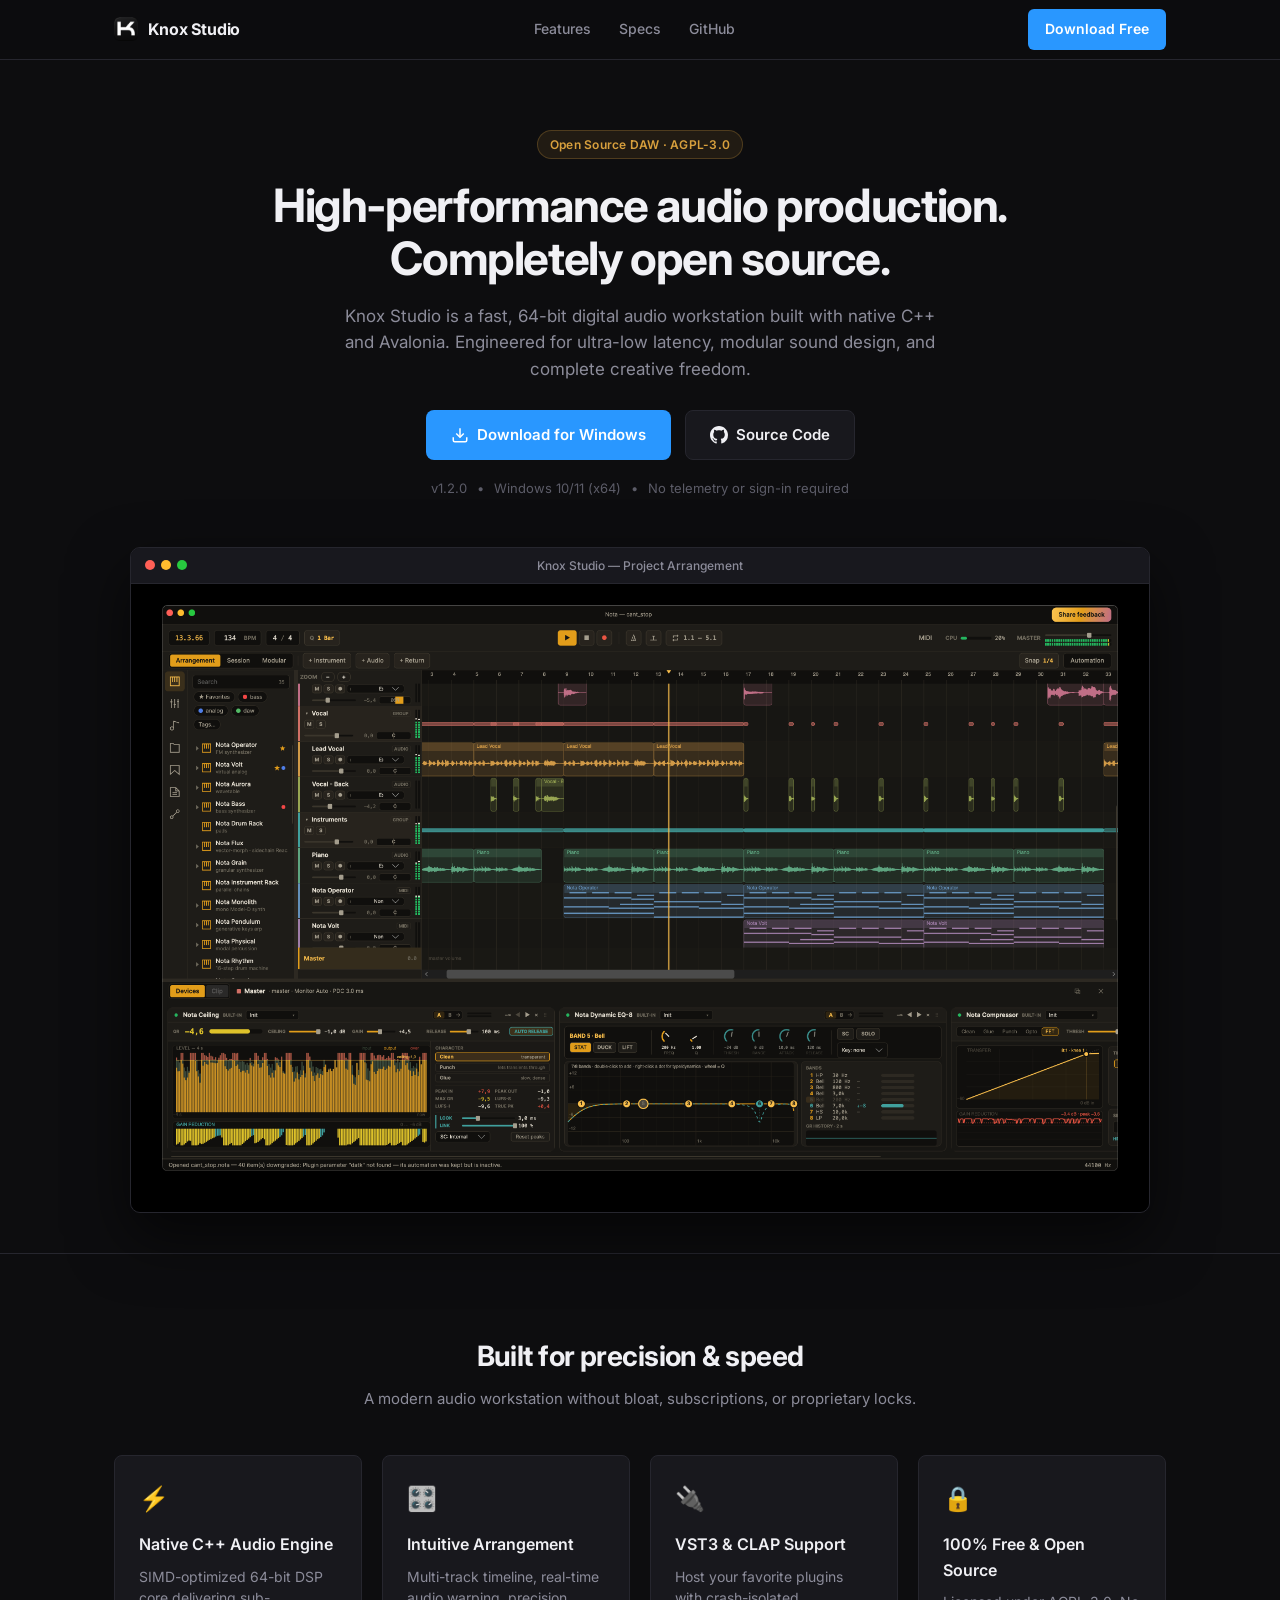
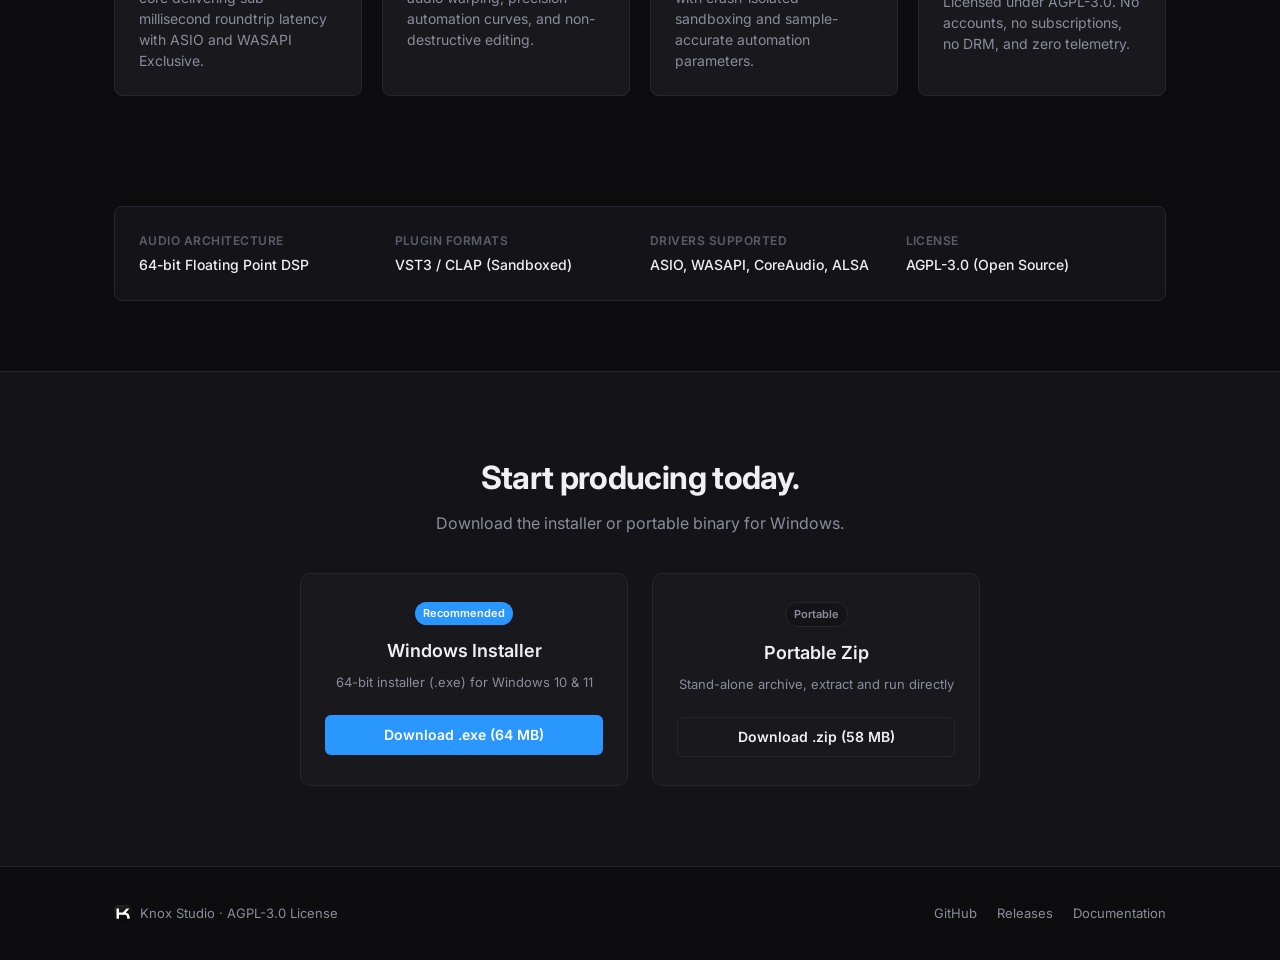
<file: web/index.html>
<!DOCTYPE html>
<html lang="en">
<head>
  <meta charset="UTF-8">
  <meta name="viewport" content="width=device-width, initial-scale=1.0">
  <title>Knox Studio — Open Source Digital Audio Workstation</title>
  <meta name="description" content="A fast, 64-bit open source digital audio workstation built with native C++ and Avalonia. Free and open source under AGPL-3.0.">
  <link rel="preconnect" href="https://fonts.googleapis.com">
  <link rel="preconnect" href="https://fonts.gstatic.com" crossorigin>
  <link href="https://fonts.googleapis.com/css2?family=Inter:wght@400;500;600;700&display=swap" rel="stylesheet">
  <link rel="stylesheet" href="styles.css">
</head>
<body>

  <!-- Top Navigation -->
  <header class="navbar">
    <div class="container nav-container">
      <a href="#" class="nav-brand">
        <img src="assets/logo.png" alt="Knox Studio Logo" class="brand-logo">
        <span class="brand-name">Knox Studio</span>
      </a>

      <nav class="nav-links">
        <a href="#features" class="nav-link">Features</a>
        <a href="#specs" class="nav-link">Specs</a>
        <a href="https://github.com" target="_blank" rel="noopener" class="nav-link">GitHub</a>
      </nav>

      <div class="nav-actions">
        <a href="#download" class="btn btn-primary">Download Free</a>
      </div>
    </div>
  </header>

  <!-- Hero Section -->
  <section class="hero">
    <div class="container hero-container">
      <div class="hero-badge">Open Source DAW · AGPL-3.0</div>
      <h1 class="hero-title">High-performance audio production.<br>Completely open source.</h1>
      <p class="hero-subtitle">
        Knox Studio is a fast, 64-bit digital audio workstation built with native C++ and Avalonia. 
        Engineered for ultra-low latency, modular sound design, and complete creative freedom.
      </p>

      <div class="hero-actions">
        <a href="#download" class="btn btn-primary btn-lg">
          <svg width="18" height="18" viewBox="0 0 24 24" fill="none" stroke="currentColor" stroke-width="2"><path d="M21 15v4a2 2 0 0 1-2 2H5a2 2 0 0 1-2-2v-4"/><polyline points="7 10 12 15 17 10"/><line x1="12" y1="15" x2="12" y2="3"/></svg>
          <span>Download for Windows</span>
        </a>
        <a href="https://github.com" target="_blank" rel="noopener" class="btn btn-secondary btn-lg">
          <svg width="18" height="18" viewBox="0 0 24 24" fill="currentColor"><path d="M12 0C5.37 0 0 5.37 0 12c0 5.31 3.435 9.795 8.205 11.385.6.105.825-.255.825-.57 0-.285-.015-1.23-.015-2.235-3.015.555-3.795-.735-4.035-1.41-.135-.345-.72-1.41-1.23-1.695-.42-.225-1.02-.78-.015-.795.945-.015 1.62.87 1.845 1.23 1.08 1.815 2.805 1.305 3.495.99.105-.78.42-1.305.765-1.605-2.67-.3-5.46-1.335-5.46-5.925 0-1.305.465-2.385 1.23-3.225-.12-.3-.54-1.53.12-3.18 0 0 1.005-.315 3.3 1.23.96-.27 1.98-.405 3-.405s2.04.135 3 .405c2.295-1.56 3.3-1.23 3.3-1.23.66 1.65.24 2.88.12 3.18.765.84 1.23 1.905 1.23 3.225 0 4.605-2.805 5.625-5.475 5.925.435.375.81 1.095.81 2.22 0 1.605-.015 2.895-.015 3.3 0 .315.225.69.825.57A12.02 12.02 0 0024 12c0-6.63-5.37-12-12-12z"/></svg>
          <span>Source Code</span>
        </a>
      </div>

      <div class="hero-meta">
        <span>v1.2.0</span>
        <span>•</span>
        <span>Windows 10/11 (x64)</span>
        <span>•</span>
        <span>No telemetry or sign-in required</span>
      </div>

      <!-- App Preview Mockup Window -->
      <div class="app-preview-frame">
        <div class="window-header">
          <div class="window-dots">
            <span class="dot red"></span>
            <span class="dot yellow"></span>
            <span class="dot green"></span>
          </div>
          <span class="window-title">Knox Studio — Project Arrangement</span>
        </div>
        <div class="window-content">
          <img src="assets/hero-app.png" alt="Knox Studio Screenshot" class="app-screenshot">
        </div>
      </div>
    </div>
  </section>

  <!-- Features Grid -->
  <section class="features-section" id="features">
    <div class="container">
      <div class="section-header">
        <h2 class="section-title">Built for precision & speed</h2>
        <p class="section-subtitle">A modern audio workstation without bloat, subscriptions, or proprietary locks.</p>
      </div>

      <div class="features-grid">
        <div class="feature-card">
          <div class="feature-icon">⚡</div>
          <h3 class="feature-title">Native C++ Audio Engine</h3>
          <p class="feature-desc">SIMD-optimized 64-bit DSP core delivering sub-millisecond roundtrip latency with ASIO and WASAPI Exclusive.</p>
        </div>

        <div class="feature-card">
          <div class="feature-icon">🎛️</div>
          <h3 class="feature-title">Intuitive Arrangement</h3>
          <p class="feature-desc">Multi-track timeline, real-time audio warping, precision automation curves, and non-destructive editing.</p>
        </div>

        <div class="feature-card">
          <div class="feature-icon">🔌</div>
          <h3 class="feature-title">VST3 & CLAP Support</h3>
          <p class="feature-desc">Host your favorite plugins with crash-isolated sandboxing and sample-accurate automation parameters.</p>
        </div>

        <div class="feature-card">
          <div class="feature-icon">🔒</div>
          <h3 class="feature-title">100% Free & Open Source</h3>
          <p class="feature-desc">Licensed under AGPL-3.0. No accounts, no subscriptions, no DRM, and zero telemetry.</p>
        </div>
      </div>
    </div>
  </section>

  <!-- Tech Specs -->
  <section class="specs-section" id="specs">
    <div class="container">
      <div class="specs-box">
        <div class="spec-col">
          <span class="spec-label">Audio Architecture</span>
          <span class="spec-value">64-bit Floating Point DSP</span>
        </div>
        <div class="spec-col">
          <span class="spec-label">Plugin Formats</span>
          <span class="spec-value">VST3 / CLAP (Sandboxed)</span>
        </div>
        <div class="spec-col">
          <span class="spec-label">Drivers Supported</span>
          <span class="spec-value">ASIO, WASAPI, CoreAudio, ALSA</span>
        </div>
        <div class="spec-col">
          <span class="spec-label">License</span>
          <span class="spec-value">AGPL-3.0 (Open Source)</span>
        </div>
      </div>
    </div>
  </section>

  <!-- Download CTA Section -->
  <section class="download-section" id="download">
    <div class="container download-container">
      <h2 class="download-title">Start producing today.</h2>
      <p class="download-subtitle">Download the installer or portable binary for Windows.</p>

      <div class="download-cards">
        <div class="download-card">
          <div class="download-badge">Recommended</div>
          <h3 class="card-name">Windows Installer</h3>
          <p class="card-info">64-bit installer (.exe) for Windows 10 & 11</p>
          <a href="#" class="btn btn-primary btn-block">Download .exe (64 MB)</a>
        </div>

        <div class="download-card">
          <div class="download-badge muted">Portable</div>
          <h3 class="card-name">Portable Zip</h3>
          <p class="card-info">Stand-alone archive, extract and run directly</p>
          <a href="#" class="btn btn-secondary btn-block">Download .zip (58 MB)</a>
        </div>
      </div>
    </div>
  </section>

  <!-- Footer -->
  <footer class="footer">
    <div class="container footer-container">
      <div class="footer-brand">
        <img src="assets/logo.png" alt="Knox Studio Logo" class="footer-logo">
        <span>Knox Studio · AGPL-3.0 License</span>
      </div>
      <div class="footer-links">
        <a href="https://github.com" target="_blank" rel="noopener">GitHub</a>
        <a href="#">Releases</a>
        <a href="#">Documentation</a>
      </div>
    </div>
  </footer>

  <script src="script.js"></script>
</body>
</html>
</file>
<file: web/styles.css>
/* ==========================================================================
   Knox Studio — Clean, Minimal, High-End Design
   ========================================================================== */

:root {
  --bg: #0d0d0f;
  --bg-subtle: #141418;
  --bg-card: #18181d;
  --border: #26262e;
  --border-hover: #3b3b46;
  
  --text-main: #f0f0f4;
  --text-muted: #8c8c9a;
  --text-dim: #5c5c68;

  --accent-blue: #2997ff;
  --accent-blue-hover: #147ce5;
  --accent-brass: #d8a03d;

  --font: 'Inter', -apple-system, BlinkMacSystemFont, 'Segoe UI', Roboto, sans-serif;
}

*, *::before, *::after {
  box-sizing: border-box;
  margin: 0;
  padding: 0;
}

html {
  scroll-behavior: smooth;
}

body {
  background-color: var(--bg);
  color: var(--text-main);
  font-family: var(--font);
  line-height: 1.6;
  -webkit-font-smoothing: antialiased;
  -moz-osx-font-smoothing: grayscale;
}

a {
  color: inherit;
  text-decoration: none;
}

.container {
  width: 100%;
  max-width: 1100px;
  margin: 0 auto;
  padding: 0 24px;
}

/* ==========================================================================
   NAVIGATION
   ========================================================================== */
.navbar {
  position: sticky;
  top: 0;
  z-index: 100;
  background: rgba(13, 13, 15, 0.85);
  backdrop-filter: blur(16px);
  -webkit-backdrop-filter: blur(16px);
  border-bottom: 1px solid var(--border);
  height: 60px;
  display: flex;
  align-items: center;
}

.nav-container {
  display: flex;
  align-items: center;
  justify-content: space-between;
}

.nav-brand {
  display: flex;
  align-items: center;
  gap: 10px;
  font-weight: 700;
  font-size: 16px;
  letter-spacing: -0.01em;
}

.brand-logo {
  width: 24px;
  height: 24px;
  object-fit: contain;
}

.nav-links {
  display: flex;
  align-items: center;
  gap: 28px;
}

.nav-link {
  font-size: 14px;
  font-weight: 500;
  color: var(--text-muted);
  transition: color 0.15s ease;
}

.nav-link:hover {
  color: var(--text-main);
}

.nav-actions {
  display: flex;
  align-items: center;
}

/* ==========================================================================
   BUTTONS
   ========================================================================== */
.btn {
  display: inline-flex;
  align-items: center;
  justify-content: center;
  gap: 8px;
  font-family: var(--font);
  font-size: 14px;
  font-weight: 600;
  padding: 8px 16px;
  border-radius: 6px;
  cursor: pointer;
  transition: all 0.15s ease;
  border: 1px solid transparent;
}

.btn-primary {
  background-color: var(--accent-blue);
  color: #ffffff;
}

.btn-primary:hover {
  background-color: var(--accent-blue-hover);
}

.btn-secondary {
  background-color: var(--bg-card);
  color: var(--text-main);
  border-color: var(--border);
}

.btn-secondary:hover {
  background-color: var(--bg-subtle);
  border-color: var(--border-hover);
}

.btn-lg {
  padding: 12px 24px;
  font-size: 15px;
  border-radius: 8px;
}

.btn-block {
  width: 100%;
}

/* ==========================================================================
   HERO SECTION
   ========================================================================== */
.hero {
  padding: 70px 0 40px;
  text-align: center;
}

.hero-container {
  display: flex;
  flex-direction: column;
  align-items: center;
}

.hero-badge {
  display: inline-block;
  font-size: 12px;
  font-weight: 600;
  color: var(--accent-brass);
  background: rgba(216, 160, 61, 0.1);
  border: 1px solid rgba(216, 160, 61, 0.25);
  padding: 4px 12px;
  border-radius: 20px;
  margin-bottom: 20px;
  letter-spacing: 0.02em;
}

.hero-title {
  font-size: 46px;
  font-weight: 700;
  line-height: 1.15;
  letter-spacing: -0.03em;
  color: var(--text-main);
  max-width: 780px;
  margin-bottom: 18px;
}

.hero-subtitle {
  font-size: 17px;
  color: var(--text-muted);
  max-width: 620px;
  line-height: 1.55;
  margin-bottom: 28px;
}

.hero-actions {
  display: flex;
  gap: 14px;
  margin-bottom: 18px;
}

.hero-meta {
  display: flex;
  align-items: center;
  gap: 10px;
  font-size: 13px;
  color: var(--text-dim);
  margin-bottom: 48px;
}

/* App Window Frame Preview */
.app-preview-frame {
  width: 100%;
  max-width: 1020px;
  background: #121216;
  border: 1px solid var(--border);
  border-radius: 10px;
  overflow: hidden;
  box-shadow: 0 24px 60px rgba(0, 0, 0, 0.6);
}

.window-header {
  height: 36px;
  background: #18181e;
  border-bottom: 1px solid var(--border);
  display: flex;
  align-items: center;
  padding: 0 14px;
  position: relative;
}

.window-dots {
  display: flex;
  gap: 6px;
}

.dot {
  width: 10px;
  height: 10px;
  border-radius: 50%;
}

.dot.red { background-color: #ff5f56; }
.dot.yellow { background-color: #ffbd2e; }
.dot.green { background-color: #27c93f; }

.window-title {
  position: absolute;
  left: 50%;
  transform: translateX(-50%);
  font-size: 12px;
  font-weight: 500;
  color: var(--text-muted);
}

.window-content {
  background: #000;
  line-height: 0;
}

.app-screenshot {
  width: 100%;
  height: auto;
  display: block;
}

/* ==========================================================================
   FEATURES SECTION
   ========================================================================== */
.features-section {
  padding: 80px 0;
  border-top: 1px solid var(--border);
}

.section-header {
  text-align: center;
  margin-bottom: 44px;
}

.section-title {
  font-size: 28px;
  font-weight: 700;
  letter-spacing: -0.02em;
  margin-bottom: 8px;
}

.section-subtitle {
  font-size: 15px;
  color: var(--text-muted);
}

.features-grid {
  display: grid;
  grid-template-columns: repeat(auto-fit, minmax(240px, 1fr));
  gap: 20px;
}

.feature-card {
  background: var(--bg-card);
  border: 1px solid var(--border);
  border-radius: 8px;
  padding: 24px;
  transition: border-color 0.15s ease;
}

.feature-card:hover {
  border-color: var(--border-hover);
}

.feature-icon {
  font-size: 24px;
  margin-bottom: 14px;
}

.feature-title {
  font-size: 16px;
  font-weight: 600;
  margin-bottom: 8px;
}

.feature-desc {
  font-size: 14px;
  color: var(--text-muted);
  line-height: 1.5;
}

/* ==========================================================================
   SPECS SECTION
   ========================================================================== */
.specs-section {
  padding: 30px 0 70px;
}

.specs-box {
  display: grid;
  grid-template-columns: repeat(auto-fit, minmax(200px, 1fr));
  background: var(--bg-subtle);
  border: 1px solid var(--border);
  border-radius: 8px;
  padding: 24px;
  gap: 20px;
}

.spec-col {
  display: flex;
  flex-direction: column;
  gap: 4px;
}

.spec-label {
  font-size: 12px;
  font-weight: 600;
  text-transform: uppercase;
  color: var(--text-dim);
  letter-spacing: 0.04em;
}

.spec-value {
  font-size: 14px;
  font-weight: 500;
  color: var(--text-main);
}

/* ==========================================================================
   DOWNLOAD SECTION
   ========================================================================== */
.download-section {
  padding: 80px 0;
  background: var(--bg-subtle);
  border-top: 1px solid var(--border);
  border-bottom: 1px solid var(--border);
  text-align: center;
}

.download-container {
  display: flex;
  flex-direction: column;
  align-items: center;
}

.download-title {
  font-size: 32px;
  font-weight: 700;
  letter-spacing: -0.02em;
  margin-bottom: 8px;
}

.download-subtitle {
  font-size: 16px;
  color: var(--text-muted);
  margin-bottom: 36px;
}

.download-cards {
  display: flex;
  gap: 24px;
  width: 100%;
  max-width: 680px;
}

.download-card {
  flex: 1;
  background: var(--bg-card);
  border: 1px solid var(--border);
  border-radius: 10px;
  padding: 28px 24px;
  display: flex;
  flex-direction: column;
  align-items: center;
  position: relative;
}

.download-badge {
  font-size: 11px;
  font-weight: 600;
  color: #fff;
  background: var(--accent-blue);
  padding: 3px 8px;
  border-radius: 12px;
  margin-bottom: 12px;
}

.download-badge.muted {
  background: var(--bg-subtle);
  border: 1px solid var(--border);
  color: var(--text-muted);
}

.card-name {
  font-size: 18px;
  font-weight: 600;
  margin-bottom: 6px;
}

.card-info {
  font-size: 13px;
  color: var(--text-muted);
  margin-bottom: 22px;
}

/* ==========================================================================
   FOOTER
   ========================================================================== */
.footer {
  padding: 36px 0;
  font-size: 13px;
  color: var(--text-muted);
}

.footer-container {
  display: flex;
  align-items: center;
  justify-content: space-between;
}

.footer-brand {
  display: flex;
  align-items: center;
  gap: 8px;
}

.footer-logo {
  width: 18px;
  height: 18px;
}

.footer-links {
  display: flex;
  gap: 20px;
}

.footer-links a:hover {
  color: var(--text-main);
}

/* ==========================================================================
   RESPONSIVE
   ========================================================================== */
@media (max-width: 768px) {
  .hero-title {
    font-size: 32px;
  }
  
  .hero-actions {
    flex-direction: column;
    width: 100%;
  }

  .download-cards {
    flex-direction: column;
  }

  .nav-links {
    display: none;
  }
}
</file>
